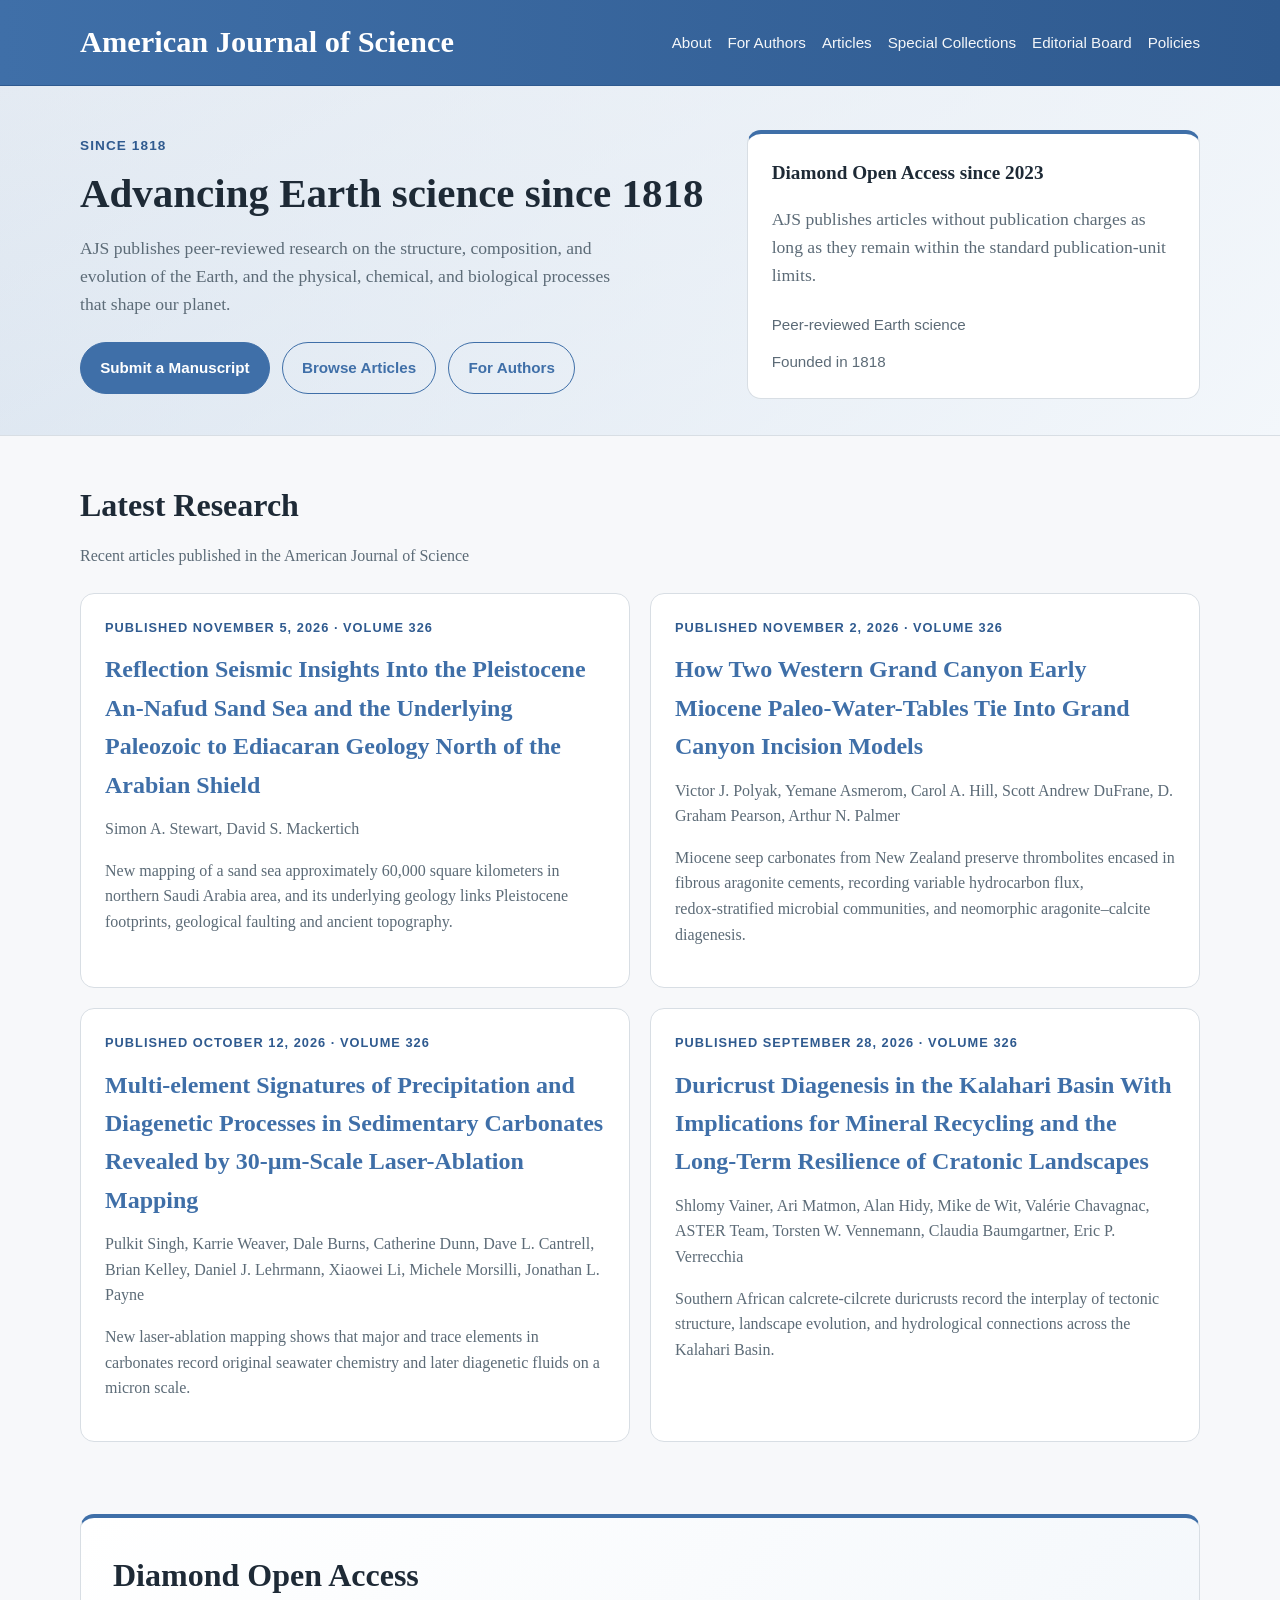
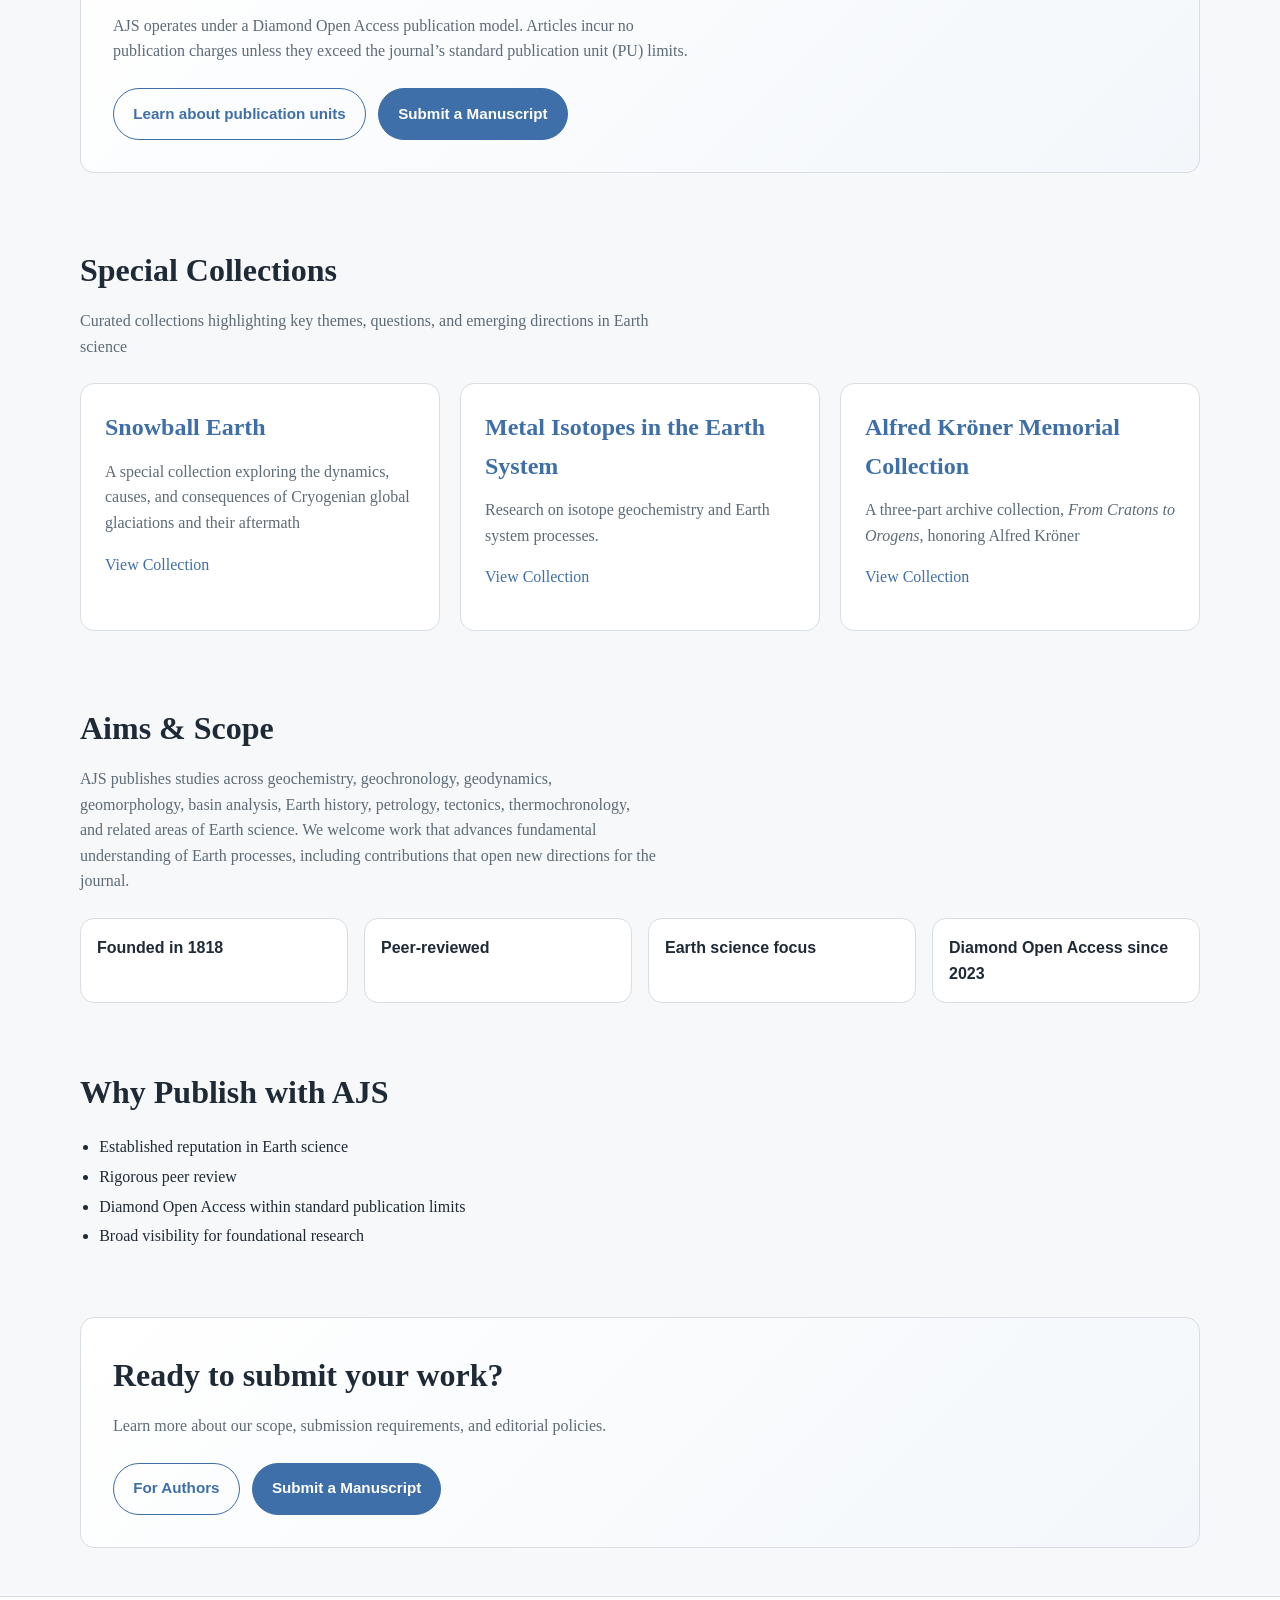
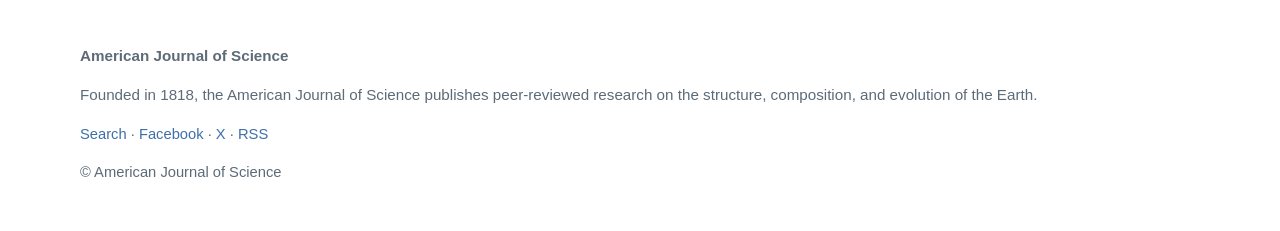
<file: index.html>
<!DOCTYPE html>
<html lang="en">
<head>
  <meta charset="UTF-8" />
  <meta name="viewport" content="width=device-width, initial-scale=1.0" />
  <title>American Journal of Science</title>
  <meta
    name="description"
    content="The American Journal of Science publishes peer-reviewed research on the structure, composition, and evolution of the Earth."
  />
  <link rel="stylesheet" href="styles.css">
</head>
<body>
  <header>
    <div class="container header-inner">
      <p class="site-title">American Journal of Science</p>
      <nav aria-label="Primary">
        <ul>
          <li><a href="/about/">About</a></li>
          <li><a href="/for-authors/">For Authors</a></li>
	  <li class="nav-dropdown">
	    <a href="https://ajsonline.org/articles">Articles</a>
	    <ul class="dropdown-menu">
              <li><a href="https://ajsonline.org/articles">Latest Articles</a></li>
              <li><a href="https://ajsonline.org/issues">Issues</a></li>
              <li><a href="https://ajsonline.org/search">Search Articles</a></li>
	    </ul>
	  </li>
          <li><a href="/special-collections/">Special Collections</a></li>
          <li><a href="/editorial-board/">Editorial Board</a></li>
	  <li><a href="/policies/">Policies</a></li>
        </ul>
      </nav>
    </div>
  </header>

  <section class="hero compact-hero">
    <div class="container hero-grid">
      <div>
        <div class="eyebrow">Since 1818</div>
        <h1>Advancing Earth science since 1818</h1>
        <p>
          AJS publishes peer-reviewed research on the structure, composition, and evolution of the Earth,
          and the physical, chemical, and biological processes that shape our planet.
        </p>
        <div class="button-row">
          <a class="button primary" href="https://ajs.manuscriptmanager.net/">Submit a Manuscript</a>
          <a class="button secondary" href="https://ajsonline.org/articles">Browse Articles</a>
          <a class="button secondary" href="/for-authors/">For Authors</a>
        </div>
      </div>

      <aside class="hero-card" aria-label="Journal highlights">
        <h2>Diamond Open Access since 2023</h2>
        <p>
          AJS publishes articles without publication charges as long as they remain within the standard publication-unit limits.
        </p>
        <ul class="meta-list">
          <li>Peer-reviewed Earth science</li>
     <!--     <li>Diamond Open Access since 2023</li>
          <li>No APC within standard PU limits</li> -->
          <li>Founded in 1818</li>
        </ul>
      </aside>
    </div>
  </section>

  <main>
    <section>
      <div class="container">
        <h2 class="section-heading">Latest Research</h2>
        <p class="section-intro">
          Recent articles published in the American Journal of Science
        </p>

        <div class="cards">

	  
	  <article class="card">
	    <div class="article-meta">
	      Published November 5, 2026 · Volume 326
	    </div>
            <h3><a href="https://ajsonline.org/article/172254">Reflection Seismic Insights Into the Pleistocene An-Nafud Sand Sea and the Underlying Paleozoic to Ediacaran Geology North of the Arabian Shield</a></h3>
            <p>Simon A. Stewart, David S. Mackertich</p>
            <p>New mapping of a sand sea approximately 60,000 square kilometers in northern Saudi Arabia area, and its underlying geology links Pleistocene footprints, geological faulting and ancient topography.</p>
          </article>

	   <article class="card">
	    <div class="article-meta">
	      Published November 2, 2026 · Volume 326
	    </div>
            <h3><a href="https://ajsonline.org/article/171733">How Two Western Grand Canyon Early Miocene Paleo-Water-Tables Tie Into Grand Canyon Incision Models</a></h3>
            <p>Victor J. Polyak, Yemane Asmerom, Carol A. Hill, Scott Andrew DuFrane, D. Graham Pearson, Arthur N. Palmer</p>
            <p>Miocene seep carbonates from New Zealand preserve thrombolites encased in fibrous aragonite cements, recording variable hydrocarbon flux, redox‑stratified microbial communities, and neomorphic aragonite–calcite diagenesis.</p>
           </article>
	   
	  <article class="card">
	    <div class="article-meta">
	      Published October 12, 2026 · Volume 326
	    </div>
            <h3><a href="https://ajsonline.org/article/171194">Multi-element Signatures of Precipitation and Diagenetic Processes in Sedimentary Carbonates Revealed by 30-⁠µm-Scale Laser-Ablation Mapping</a></h3>
            <p>Pulkit Singh, Karrie Weaver, Dale Burns, Catherine Dunn, Dave L. Cantrell, Brian Kelley, Daniel J. Lehrmann, Xiaowei Li, Michele Morsilli, Jonathan L. Payne</p>
	    <p>New laser-ablation mapping shows that major and trace elements in carbonates record original seawater chemistry and later diagenetic fluids on a micron scale.</p>
          </article>

	  
	  <article class="card">
	    <div class="article-meta">
	      Published September 28, 2026 · Volume 326
	    </div>
            <h3><a href="https://ajsonline.org/article/168523">Duricrust Diagenesis in the Kalahari Basin With Implications for Mineral Recycling and the Long-Term Resilience of Cratonic Landscapes</a></h3>
            <p>Shlomy Vainer, Ari Matmon, Alan Hidy, Mike de Wit, Valérie Chavagnac, ASTER Team, Torsten W. Vennemann, Claudia Baumgartner, Eric P. Verrecchia</p>
            <p>Southern African calcrete-cilcrete duricrusts record the interplay of tectonic structure,  landscape evolution, and hydrological connections across the Kalahari Basin.</p>
          </article>
	  	  

	  
        </div>
      </div>
    </section>
    
    <section>
      <div class="container">
        <div class="cta-panel diamond-panel">
          <h2 class="section-heading">Diamond Open Access</h2>
          <p class="section-intro">
            AJS operates under a Diamond Open Access publication model. Articles incur no publication charges unless they exceed the journal’s standard publication unit (PU) limits.

          </p>
          <div class="button-row">
            <a class="button secondary" href="/for-authors/#paper-length">Learn about publication units</a>
            <a class="button primary" href="https://ajs.manuscriptmanager.net/">Submit a Manuscript</a>
          </div>
        </div>
      </div>
    </section>

    <section>
      <div class="container">
        <h2 class="section-heading">Special Collections</h2>
        <p class="section-intro">
          Curated collections highlighting key themes, questions, and emerging directions in Earth science
        </p>

        <div class="cards three-col">
          <article class="card">
            <h3><a href="/special-collections/snowball-earth/">Snowball Earth</a></h3>
            <p>
              A special collection exploring the dynamics, causes, and consequences of Cryogenian global glaciations and their aftermath
            </p>
            <p><a href="/special-collections/snowball-earth/">View Collection</a></p>
          </article>
	  <article class="card">
	    <h3><a href="/special-collections/metal-isotopes/">Metal Isotopes in the Earth System</a></h3>
	    <p>
	      Research on isotope geochemistry and Earth system processes.
	    </p>
	    <a href="/special-collections/metal-isotopes/">View Collection</a>
	  </article>
          <article class="card">
            <h3><a href="/special-collections/kroner-memorial/">Alfred Kröner Memorial Collection</a></h3>
            <p>
              A three-part archive collection, <em>From Cratons to Orogens</em>, honoring Alfred Kröner
            </p>
            <p><a href="/special-collections/kroner-memorial/">View Collection</a></p>
          </article>
        </div>
      </div>
    </section>

    <section>
      <div class="container">
        <h2 class="section-heading">Aims &amp; Scope</h2>
        <p class="section-intro">
          AJS publishes studies across geochemistry, geochronology, geodynamics,
          geomorphology, basin analysis, Earth history, petrology, tectonics,
          thermochronology, and related areas of Earth science. We welcome work
          that advances fundamental understanding of Earth processes, including
          contributions that open new directions for the journal.
        </p>
        <div class="badges">
          <div class="badge">Founded in 1818</div>
          <div class="badge">Peer-reviewed</div>
          <div class="badge">Earth science focus</div>
          <div class="badge">Diamond Open Access since 2023</div>
        </div>
      </div>
    </section>

    <section class="why-publish">
      <div class="container">
        <h2 class="section-heading">Why Publish with AJS</h2>
        <ul>
          <li>Established reputation in Earth science</li>
          <li>Rigorous peer review</li>
          <li>Diamond Open Access within standard publication limits</li>
          <li>Broad visibility for foundational research</li>
        </ul>
      </div>
    </section>

    <section>
      <div class="container">
        <div class="cta-panel">
          <h2 class="section-heading">Ready to submit your work?</h2>
          <p class="section-intro">
            Learn more about our scope, submission requirements, and editorial policies.
          </p>
          <div class="button-row">
            <a class="button secondary" href="/for-authors/">For Authors</a>
            <a class="button primary" href="https://ajs.manuscriptmanager.net/">Submit a Manuscript</a>
          </div>
        </div>
      </div>
    </section>
  </main>

  <footer>
    <div class="container">
      <p><strong>American Journal of Science</strong></p>
      <p>
        Founded in 1818, the American Journal of Science publishes peer-reviewed research
        on the structure, composition, and evolution of the Earth.
      </p>
      <p class="small-note footer-links">
      <a href="https://ajsonline.org/search">Search</a> ·
      <a href="https://www.facebook.com/AmJSci">Facebook</a> ·
      <a href="https://x.com/AmJSci">X</a> ·
      <a href="https://ajsonline.org/feed">RSS</a>
      </p>
      <p class="small-note">© American Journal of Science</p>
    </div>
  </footer>
  <button id="back-to-top" type="button">↑ Back to Top</button>
  <script src="script.js"></script>
</body>
</html>
</file>
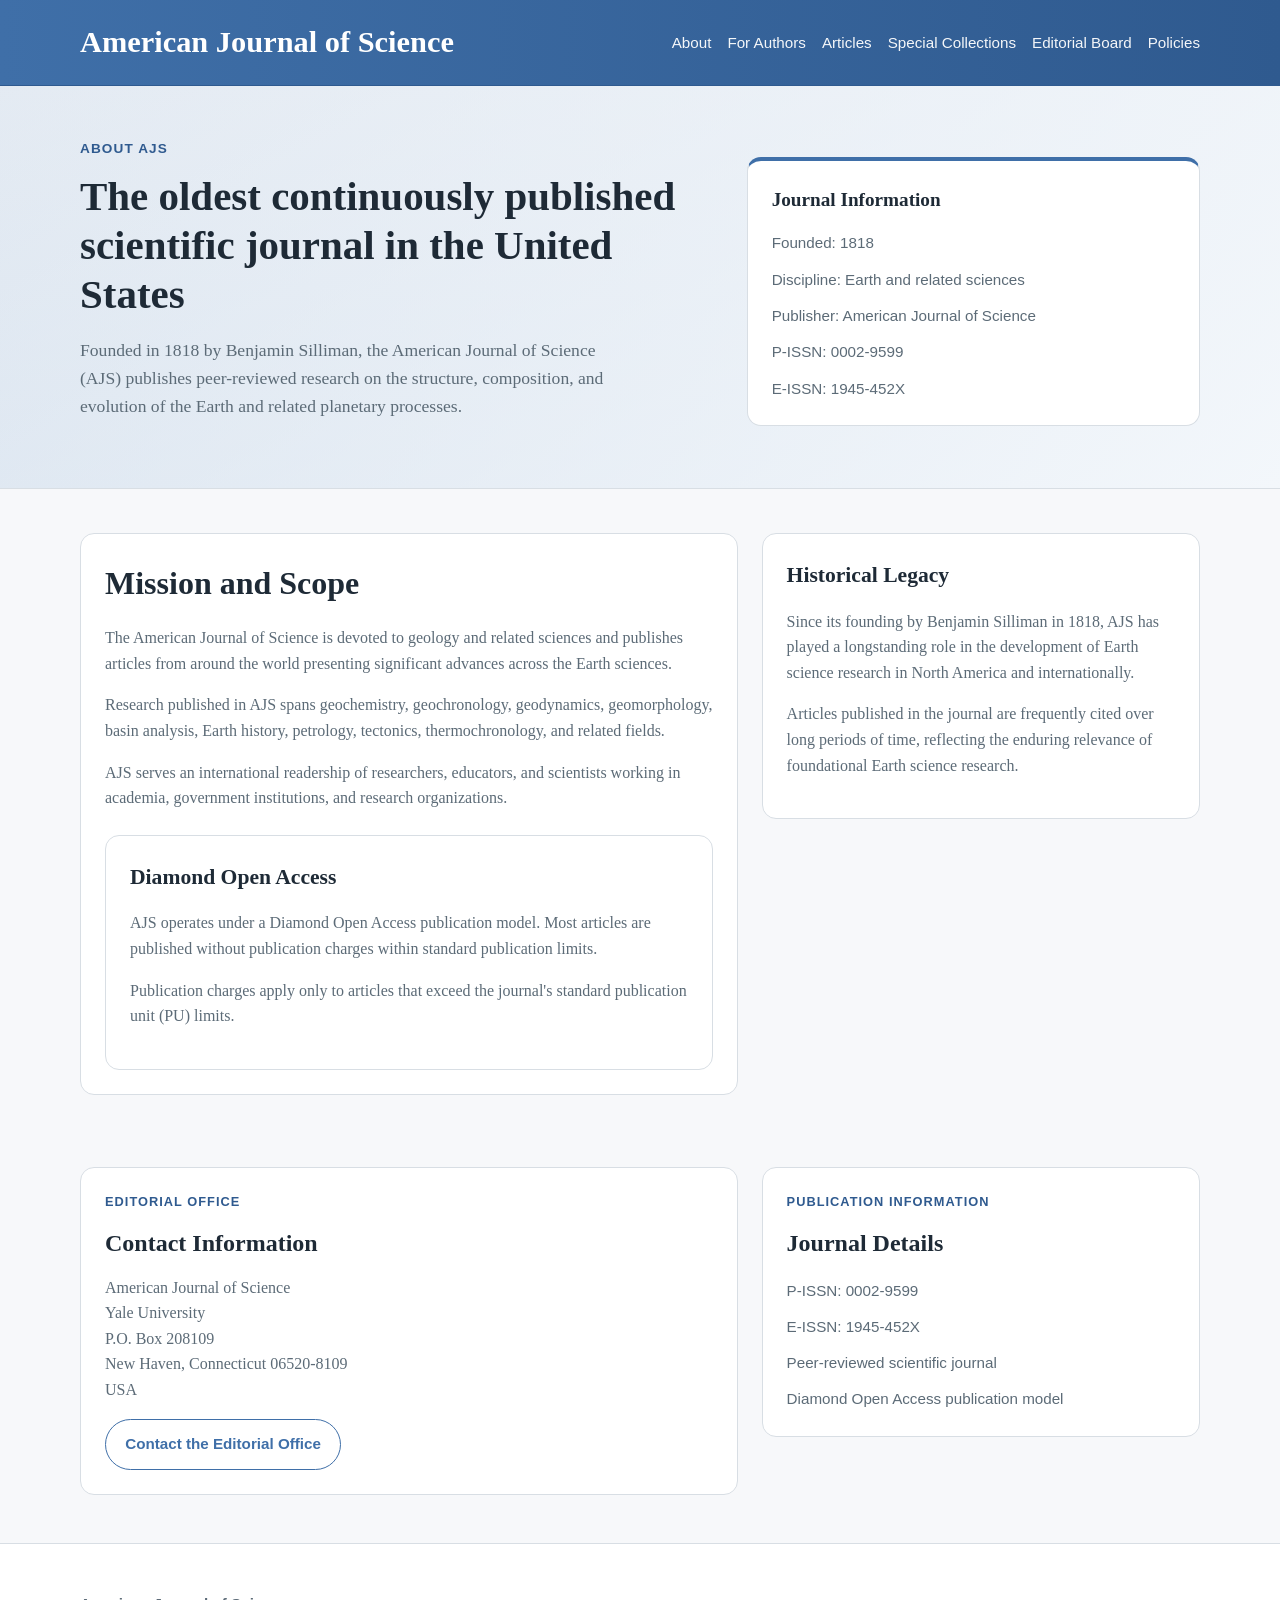
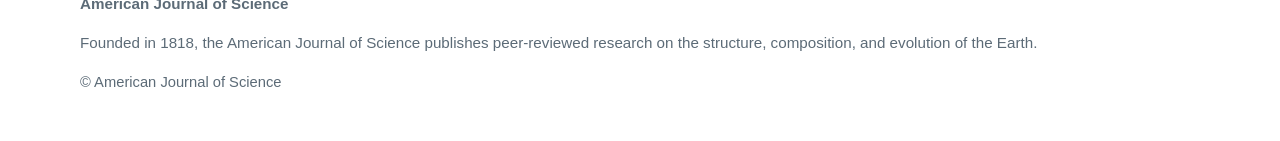
<file: about/index.html>
<!DOCTYPE html>
<html lang="en">
<head>
  <meta charset="UTF-8" />
  <meta name="viewport" content="width=device-width, initial-scale=1.0" />
  <title>About | American Journal of Science</title>
  <meta
    name="description"
    content="About the American Journal of Science, founded in 1818 and devoted to publishing peer-reviewed Earth science research."
  />
  <link rel="stylesheet" href="../styles.css">
</head>
<body>
  <header>
    <div class="container header-inner">
      <p class="site-title"><a href="/" style="color: inherit; text-decoration: none;">American Journal of Science</a></p>
      <nav aria-label="Primary">
        <ul>
          <li><a href="/about/">About</a></li>
          <li><a href="/for-authors/">For Authors</a></li>
	  <li class="nav-dropdown">
	    <a href="https://ajsonline.org/articles">Articles</a>
	    <ul class="dropdown-menu">
              <li><a href="https://ajsonline.org/articles">Latest Articles</a></li>
              <li><a href="https://ajsonline.org/issues">Issues</a></li>
              <li><a href="https://ajsonline.org/search">Search Articles</a></li>
	    </ul>
	  </li>

          <li><a href="/special-collections/">Special Collections</a></li>
          <li><a href="/editorial-board/">Editorial Board</a></li>
	  <li><a href="/policies/">Policies</a></li>
        </ul>
      </nav>
    </div>
  </header>

  <section class="hero">
    <div class="container hero-grid">
      <div>
        <div class="eyebrow">About AJS</div>
        <h1>The oldest continuously published scientific journal in the United States</h1>
        <p>
          Founded in 1818 by Benjamin Silliman, the American Journal of Science (AJS)
          publishes peer-reviewed research on the structure, composition, and evolution
          of the Earth and related planetary processes.
        </p>
      </div>

      <aside class="hero-card">
        <h2>Journal Information</h2>
        <ul class="meta-list">
          <li>Founded: 1818</li>
          <li>Discipline: Earth and related sciences</li>
          <li>Publisher: American Journal of Science</li>
          <li>P-ISSN: 0002-9599</li>
          <li>E-ISSN: 1945-452X</li>
        </ul>
      </aside>
    </div>
  </section>

  <main>

    <section>
      <div class="container two-column">

        <div class="panel">
          <h2 class="section-heading">Mission and Scope</h2>

          <p>
            The American Journal of Science is devoted to geology and related sciences
            and publishes articles from around the world presenting significant advances
            across the Earth sciences.
          </p>

          <p>
            Research published in AJS spans geochemistry, geochronology, geodynamics,
            geomorphology, basin analysis, Earth history, petrology, tectonics,
            thermochronology, and related fields.
          </p>

          <p>
            AJS serves an international readership of researchers, educators, and
            scientists working in academia, government institutions, and research organizations.
          </p>

          <div class="note-panel" style="margin-top: 1.5rem;">
            <h3>Diamond Open Access</h3>

            <p>
              AJS operates under a Diamond Open Access publication model.
              Most articles are published without publication charges within standard publication limits.
            </p>

            <p>
              Publication charges apply only to articles that exceed the journal's standard
              publication unit (PU) limits.
            </p>
          </div>
        </div>

        <div class="panel">
          <h3>Historical Legacy</h3>

          <p>
            Since its founding by Benjamin Silliman in 1818, AJS has played a longstanding
            role in the development of Earth science research in North America and internationally.
          </p>

          <p>
            Articles published in the journal are frequently cited over long periods of time,
            reflecting the enduring relevance of foundational Earth science research.
          </p>
        </div>

      </div>
    </section>

    <section>
      <div class="container cards two-column">

        <div class="card">
          <div class="card-label">Editorial Office</div>
          <h3>Contact Information</h3>

          <p>
            American Journal of Science<br>
            Yale University<br>
            P.O. Box 208109<br>
            New Haven, Connecticut 06520-8109<br>
            USA
          </p>

          <div class="button-row">
            <a class="button secondary" href="mailto:ajs@yale.edu">Contact the Editorial Office</a>
          </div>
        </div>

        <div class="card">
          <div class="card-label">Publication Information</div>
          <h3>Journal Details</h3>

          <ul class="meta-list">
            <li>P-ISSN: 0002-9599</li>
            <li>E-ISSN: 1945-452X</li>
            <li>Peer-reviewed scientific journal</li>
            <li>Diamond Open Access publication model</li>
          </ul>
        </div>

      </div>
    </section>

  </main>

  <footer>
    <div class="container">
      <p><strong>American Journal of Science</strong></p>

      <p>
        Founded in 1818, the American Journal of Science publishes peer-reviewed research
        on the structure, composition, and evolution of the Earth.
      </p>

      <p class="small-note">
        © American Journal of Science
      </p>
    </div>
  </footer>
  <button id="back-to-top" type="button">↑ Back to Top</button>
<script src="../script.js"></script>
</body>
</html>
</file>
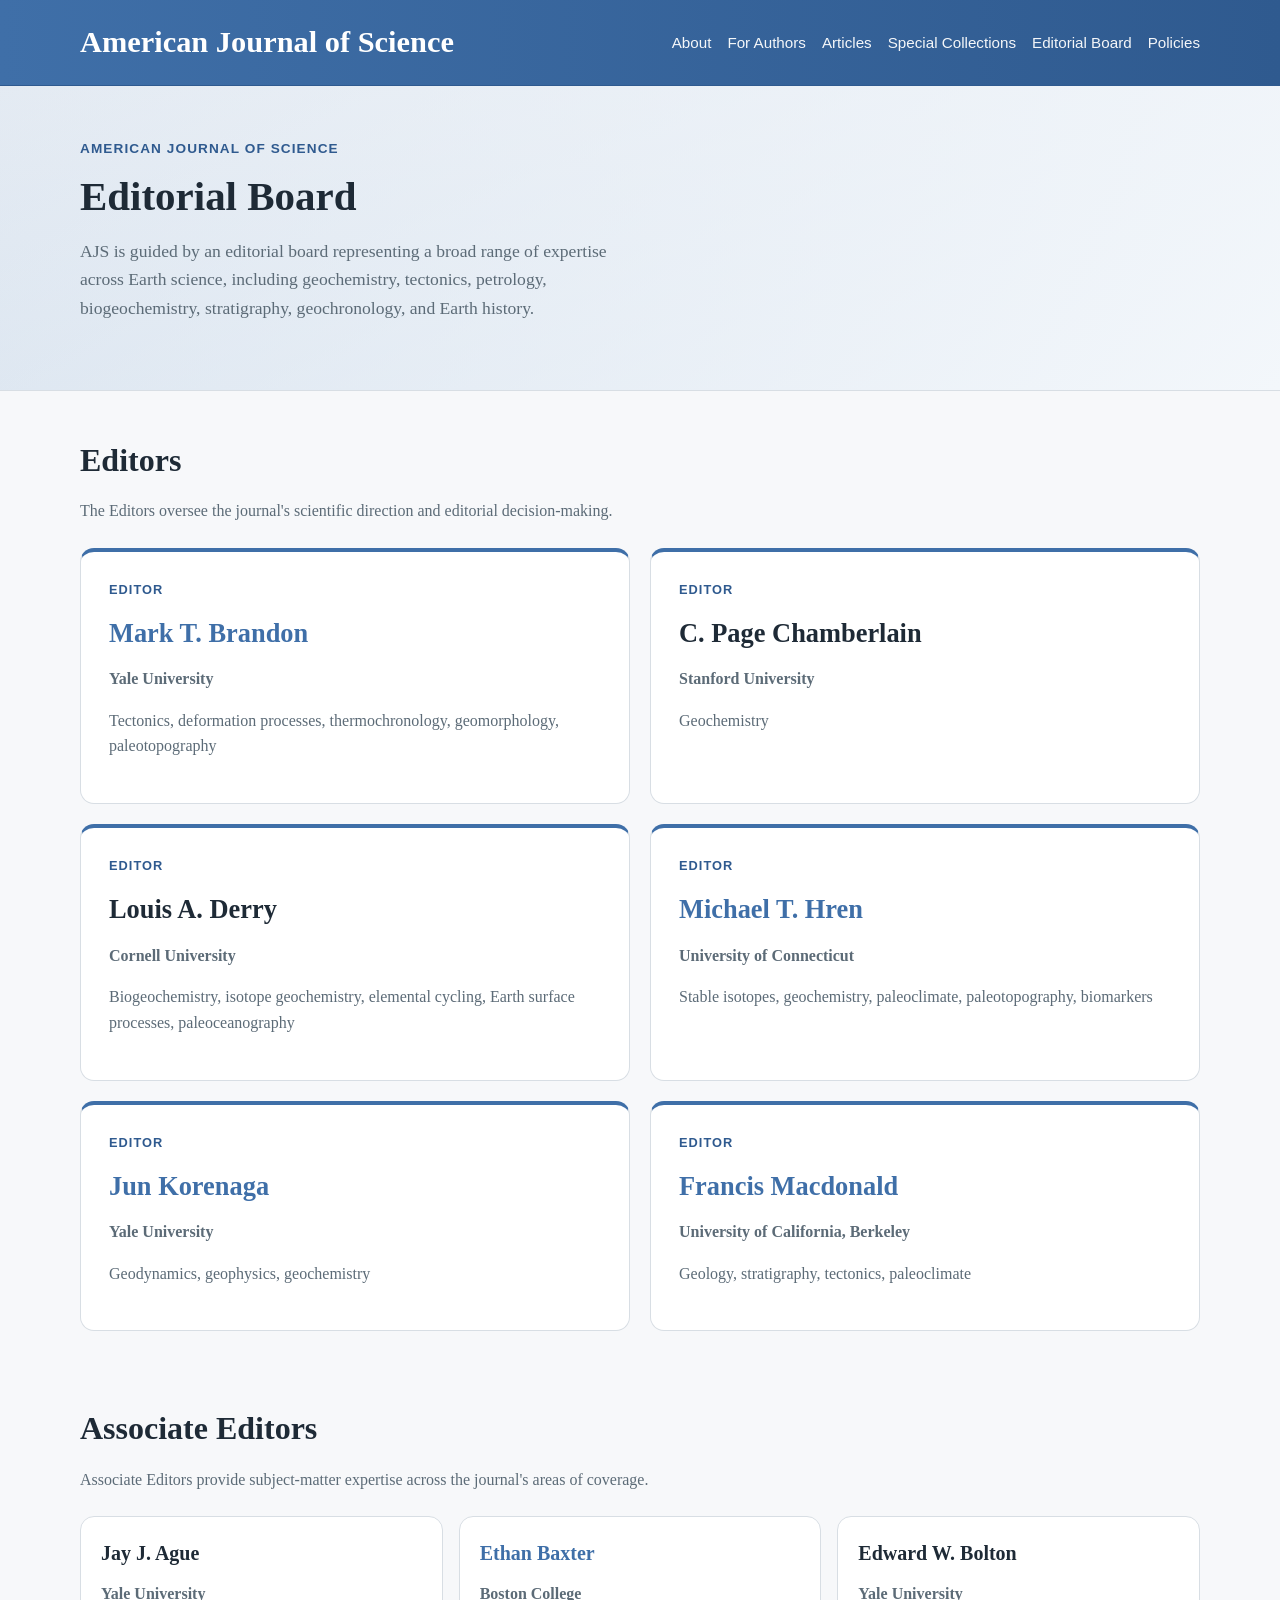
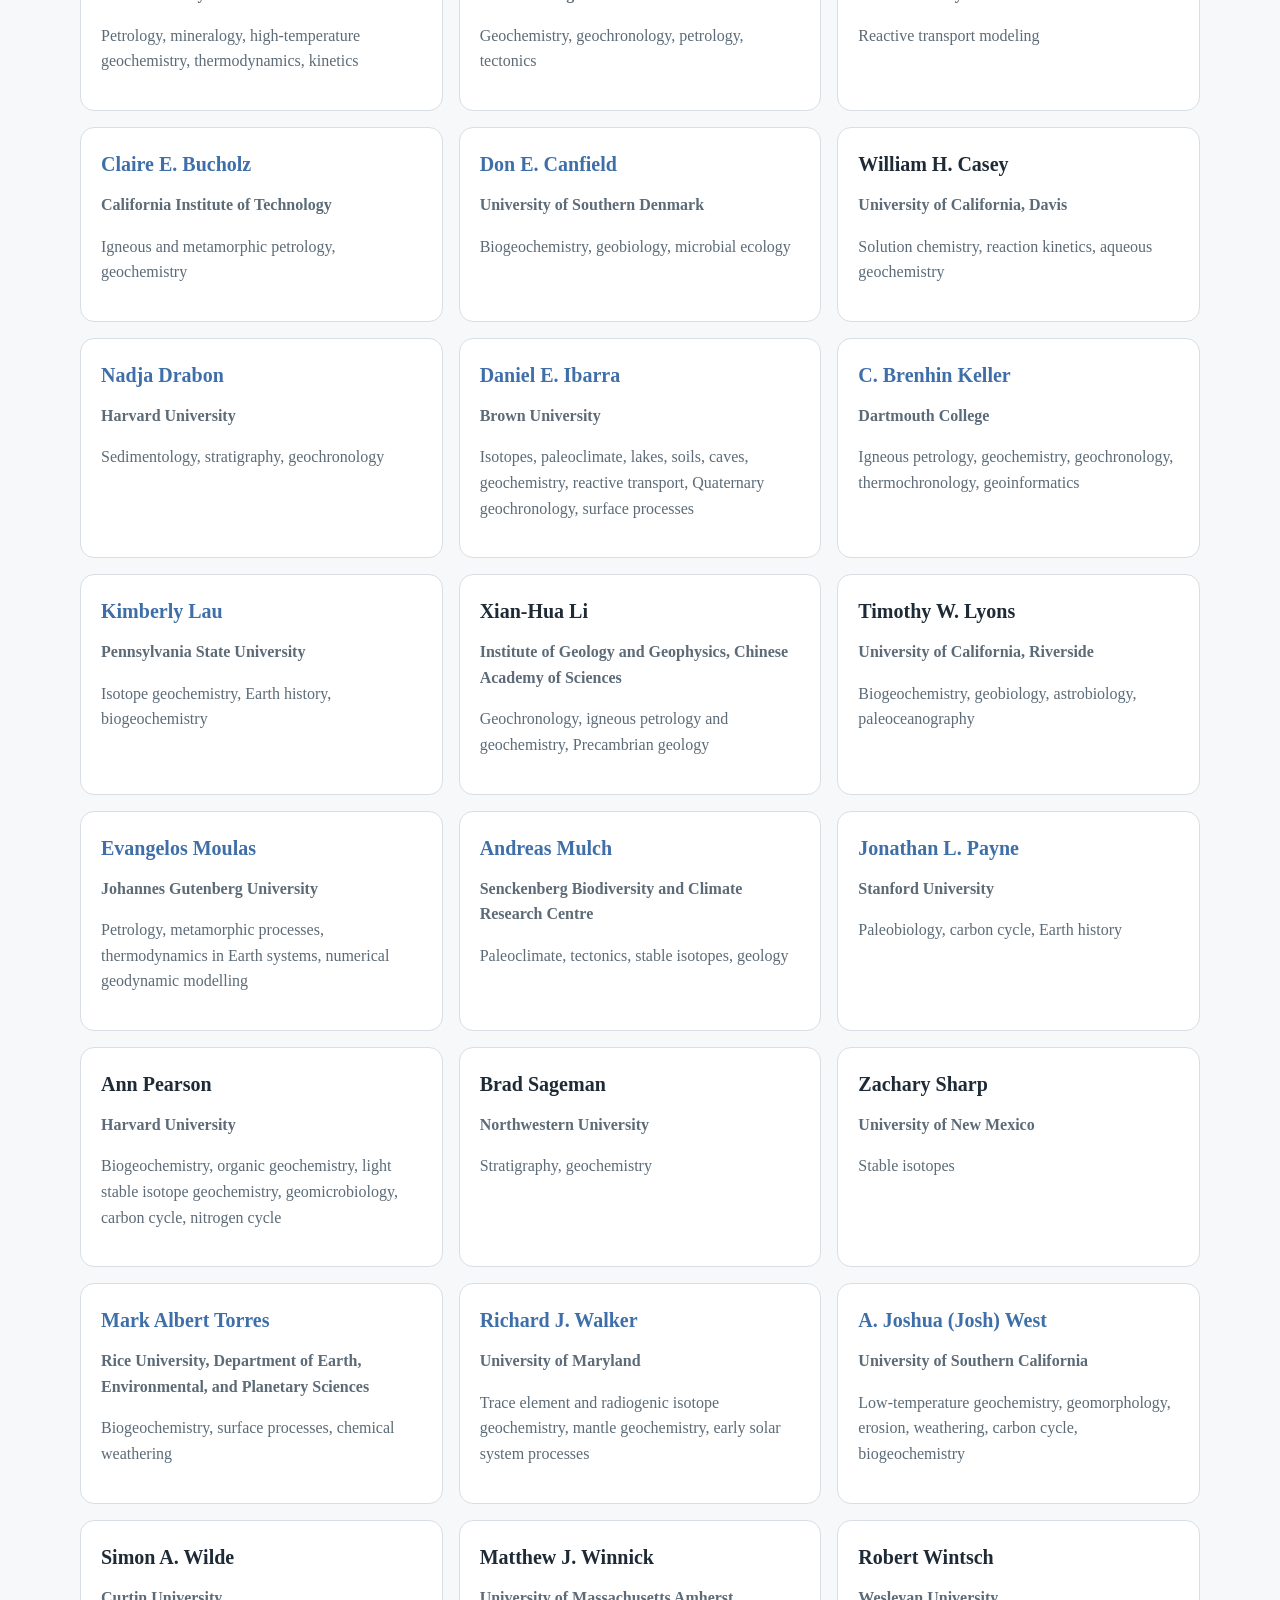
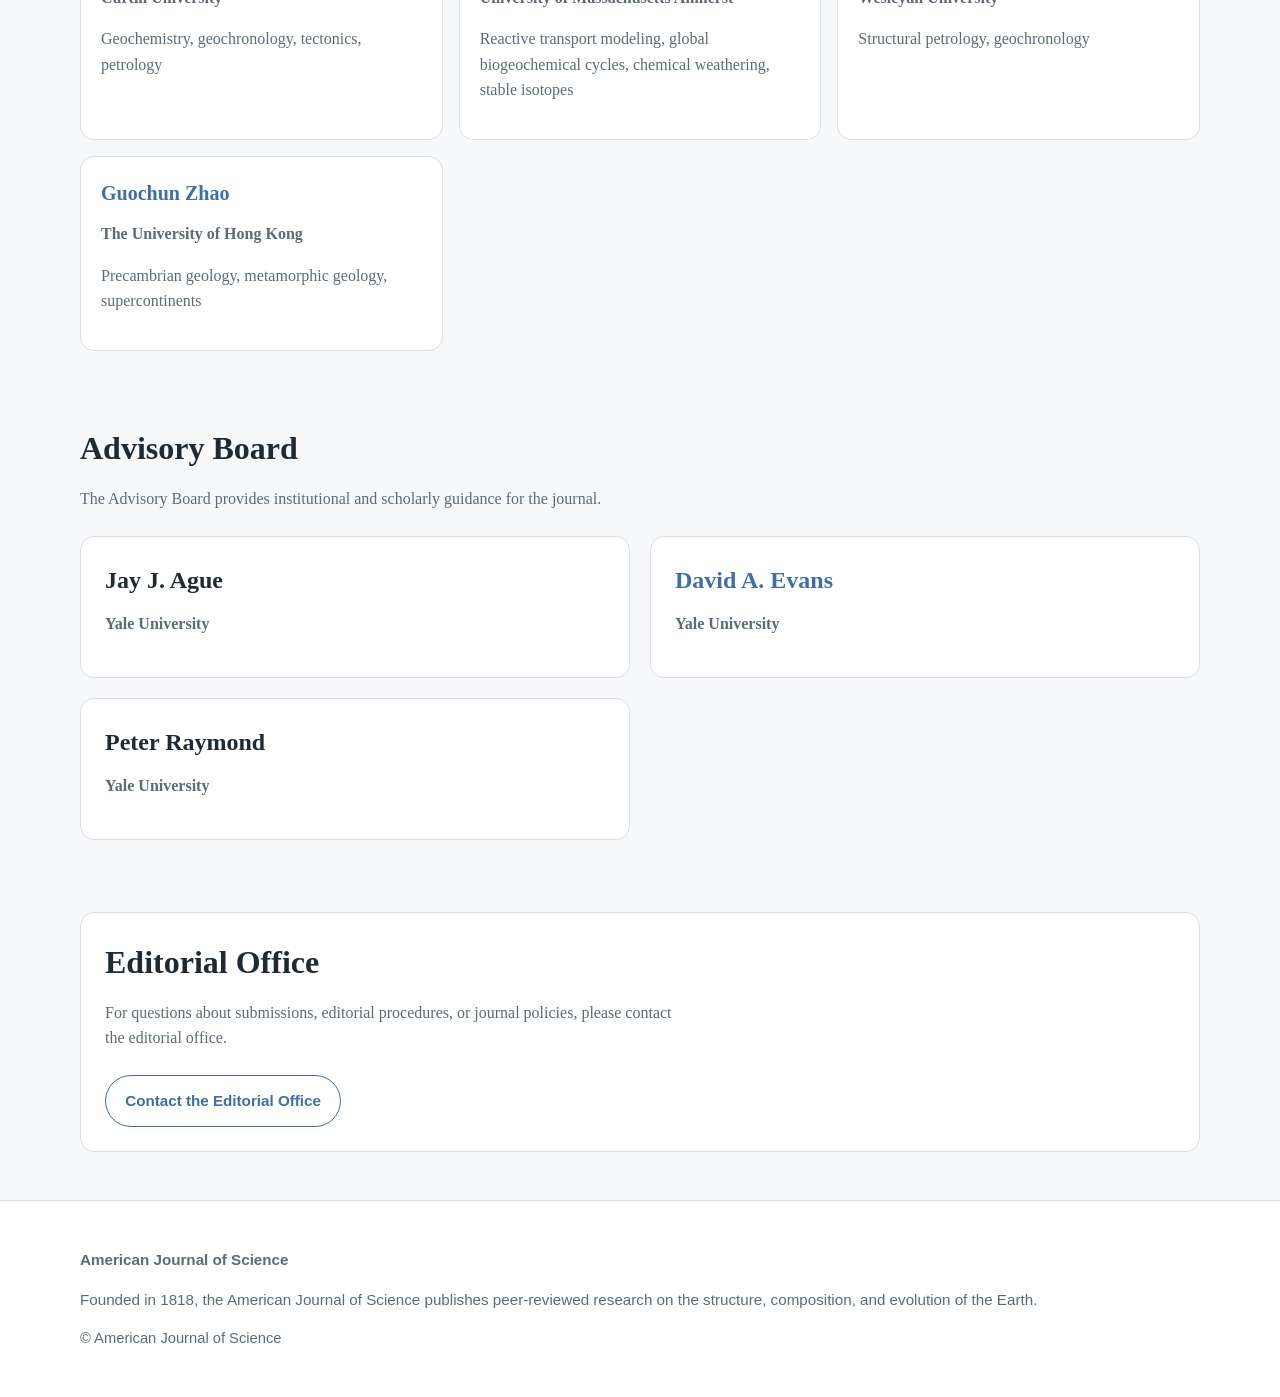
<file: editorial-board/index.html>
<!DOCTYPE html>
<html lang="en">
<head>
  <meta charset="UTF-8" />
  <meta name="viewport" content="width=device-width, initial-scale=1.0" />
  <title>Editorial Board | American Journal of Science</title>
  <meta
    name="description"
    content="Editorial Board of the American Journal of Science, including Editors, Associate Editors, and Advisory Board members."
  />
  <link rel="stylesheet" href="../styles.css">
  <style>
    /* Page-specific refinements for the Editorial Board page */
    .editorial-editors-grid {
      grid-template-columns: repeat(2, 1fr);
    }

    .editorial-editors-grid .card {
      border-top: 4px solid var(--accent);
      padding: 1.75rem;
    }

    .editorial-editors-grid .card h3 {
      font-size: 1.65rem;
    }

    .editorial-associate-grid {
      grid-template-columns: repeat(3, 1fr);
      gap: 1rem;
    }

    .editorial-associate-grid .card {
      padding: 1.25rem;
    }

    .editorial-associate-grid .card h3 {
      font-size: 1.25rem;
    }

    .expertise {
      font-size: 0.96rem;
      color: var(--muted);
    }

    @media (max-width: 1000px) {
      .editorial-associate-grid {
        grid-template-columns: repeat(2, 1fr);
      }
    }

    @media (max-width: 700px) {
      .editorial-editors-grid,
      .editorial-associate-grid {
        grid-template-columns: 1fr;
      }
    }
  </style>
</head>
<body>
  <header>
    <div class="container header-inner">
      <p class="site-title"><a href="/" style="color: inherit; text-decoration: none;">American Journal of Science</a></p>
      <nav aria-label="Primary">
        <ul>
          <li><a href="/about/">About</a></li>
          <li><a href="/for-authors/">For Authors</a></li>
	  <li class="nav-dropdown">
	    <a href="https://ajsonline.org/articles">Articles</a>
	    <ul class="dropdown-menu">
              <li><a href="https://ajsonline.org/articles">Latest Articles</a></li>
              <li><a href="https://ajsonline.org/issues">Issues</a></li>
              <li><a href="https://ajsonline.org/search">Search Articles</a></li>
	    </ul>
	  </li>
          <li><a href="/special-collections/">Special Collections</a></li>
          <li><a href="/editorial-board/">Editorial Board</a></li>
	  <li><a href="/policies/">Policies</a></li>
        </ul>
      </nav>
    </div>
  </header>

  <section class="hero">
    <div class="container">
      <div class="eyebrow">American Journal of Science</div>
      <h1>Editorial Board</h1>
      <p>
        AJS is guided by an editorial board representing a broad range of expertise
        across Earth science, including geochemistry, tectonics, petrology,
        biogeochemistry, stratigraphy, geochronology, and Earth history.
      </p>
    </div>
  </section>

  <main>
    <section>
      <div class="container">
        <h2 class="section-heading">Editors</h2>
        <p class="section-intro">
          The Editors oversee the journal's scientific direction and editorial decision-making.
        </p>

        <div class="cards editorial-editors-grid">
          <article class="card">
            <div class="card-label">Editor</div>
            <h3><a href="https://campuspress.yale.edu/markbrandon/">Mark T. Brandon</a></h3>
            <p><strong>Yale University</strong></p>
            <p class="expertise">Tectonics, deformation processes, thermochronology, geomorphology, paleotopography</p>
          </article>

          <article class="card">
            <div class="card-label">Editor</div>
            <h3>C. Page Chamberlain</h3>
            <p><strong>Stanford University</strong></p>
            <p class="expertise">Geochemistry</p>
          </article>

          <article class="card">
            <div class="card-label">Editor</div>
            <h3>Louis A. Derry</h3>
            <p><strong>Cornell University</strong></p>
            <p class="expertise">Biogeochemistry, isotope geochemistry, elemental cycling, Earth surface processes, paleoceanography</p>
          </article>

	  <article class="card">
	    <div class="card-label">Editor</div>
	    <h3><a href="https://paleoclimate.geosciences.uconn.edu/">Michael T. Hren</a></h3>
	    <p><strong>University of Connecticut</strong></p>
		<p class="expertise">Stable isotopes, geochemistry, paleoclimate, paleotopography, biomarkers</p>
          </article>
	  <article class="card">
            <div class="card-label">Editor</div>
            <h3><a href="https://earth.yale.edu/profile/jun-korenaga/">Jun Korenaga</a></h3>
            <p><strong>Yale University</strong></p>
            <p class="expertise">Geodynamics, geophysics, geochemistry</p>
          </article>
 
          <article class="card">
            <div class="card-label">Editor</div>
            <h3><a href="https://eps.berkeley.edu/people/francis-macdonald-0">Francis Macdonald</a></h3>
            <p><strong>University of California, Berkeley</strong></p>
            <p class="expertise">Geology, stratigraphy, tectonics, paleoclimate</p>
          </article>
<!--
          <article class="card">
            <div class="card-label">Editor</div>
            <h3>Ann Pearson</h3>
            <p><strong>Harvard University</strong></p>
            <p class="expertise">Biogeochemistry · Organic geochemistry · Light stable isotope geochemistry · Geomicrobiology · Carbon cycle · Nitrogen cycle</p>
          </article>
	  -->
        </div>
      </div>
    </section>

    <section>
      <div class="container">
        <h2 class="section-heading">Associate Editors</h2>
        <p class="section-intro">
          Associate Editors provide subject-matter expertise across the journal's areas of coverage.
        </p>

        <div class="cards editorial-associate-grid">
          <article class="card">
            <h3>Jay J. Ague</h3>
            <p><strong>Yale University</strong></p>
            <p>Petrology, mineralogy, high-temperature geochemistry, thermodynamics, kinetics</p>
          </article>

          <article class="card">
            <h3><a href="https://sites.google.com/bc.edu/ethan-baxter">Ethan Baxter</a></h3>
            <p><strong>Boston College</strong></p>
            <p>Geochemistry, geochronology, petrology, tectonics</p>
          </article>

          <article class="card">
            <h3>Edward W. Bolton</h3>
            <p><strong>Yale University</strong></p>
            <p>Reactive transport modeling</p>
          </article>

          <article class="card">
            <h3><a href="https://www.gps.caltech.edu/people/claire-e-bucholz">Claire E. Bucholz</a></h3>
            <p><strong>California Institute of Technology</strong></p>
            <p>Igneous and metamorphic petrology, geochemistry</p>
          </article>

          <article class="card">
            <h3><a href="https://portal.findresearcher.sdu.dk/en/persons/donald-e-canfield">Don E. Canfield</a></h3>
            <p><strong>University of Southern Denmark</strong></p>
            <p>Biogeochemistry, geobiology, microbial ecology</p>
          </article>

          <article class="card">
            <h3>William H. Casey</h3>
            <p><strong>University of California, Davis</strong></p>
            <p>Solution chemistry, reaction kinetics, aqueous geochemistry</p>
          </article>

          <article class="card">
            <h3><a href="https://drabon.eps.harvard.edu/">Nadja Drabon</a></h3>
            <p><strong>Harvard University</strong></p>
            <p>Sedimentology, stratigraphy, geochronology</p>
          </article>


          <article class="card">
            <h3><a href="https://sites.brown.edu/ibarra-lab/">Daniel E. Ibarra</a></h3>
            <p><strong>Brown University</strong></p>
            <p>Isotopes, paleoclimate, lakes, soils, caves, geochemistry, reactive transport, Quaternary geochronology, surface processes</p>
          </article>

          <article class="card">
            <h3><a href="http://brenh.in">C. Brenhin Keller</a></h3>
            <p><strong>Dartmouth College</strong></p>
            <p>Igneous petrology, geochemistry, geochronology, thermochronology, geoinformatics</p>
          </article>

          <article class="card">
            <h3><a href="https://kimberlylau.com">Kimberly Lau</a></h3>
            <p><strong>Pennsylvania State University</strong></p>
            <p>Isotope geochemistry, Earth history, biogeochemistry</p>
          </article>

          <article class="card">
            <h3>Xian-Hua Li</h3>
            <p><strong>Institute of Geology and Geophysics, Chinese Academy of Sciences</strong></p>
            <p>Geochronology, igneous petrology and geochemistry, Precambrian geology</p>
          </article>

          <article class="card">
            <h3>Timothy W. Lyons</h3>
            <p><strong>University of California, Riverside</strong></p>
            <p>Biogeochemistry, geobiology, astrobiology, paleoceanography</p>
          </article>

          <article class="card">
            <h3><a href="https://metamorphism.de">Evangelos Moulas</a></h3>
            <p><strong>Johannes Gutenberg University</strong></p>
            <p>Petrology, metamorphic processes, thermodynamics in Earth systems, numerical geodynamic modelling</p>
          </article>

          <article class="card">
            <h3><a href="https://www.senckenberg.de/en/institutes/sbik-f/ag-paleoclimate-and-paleoenvironment-dynamics/team-paleoclimate-and-paleoenvironmental-dynamics/">Andreas Mulch</a></h3>
            <p><strong>Senckenberg Biodiversity and Climate Research Centre</strong></p>
            <p>Paleoclimate, tectonics, stable isotopes, geology</p>
          </article>


          <article class="card">
            <h3><a href="https://paleobiology.stanford.edu">Jonathan L. Payne</a></h3>
            <p><strong>Stanford University</strong></p>
            <p>Paleobiology, carbon cycle, Earth history</p>
          </article>
<article class="card">
            <h3>Ann Pearson</h3>
            <p><strong>Harvard University</strong></p>
            <p>Biogeochemistry, organic geochemistry, light stable isotope geochemistry, geomicrobiology, carbon cycle, nitrogen cycle</p>
          </article>
          <article class="card">
            <h3>Brad Sageman</h3>
            <p><strong>Northwestern University</strong></p>
            <p>Stratigraphy, geochemistry</p>
          </article>

          <article class="card">
            <h3>Zachary Sharp</h3>
            <p><strong>University of New Mexico</strong></p>
            <p>Stable isotopes</p>
          </article>

          <article class="card">
            <h3><a href="https://torres-lab.github.io">Mark Albert Torres</a></h3>
            <p><strong>Rice University, Department of Earth, Environmental, and Planetary Sciences</strong></p>
            <p>Biogeochemistry, surface processes, chemical weathering</p>
          </article>

          <article class="card">
            <h3><a href="https://www.geol.umd.edu/home/richard-walker/research/">Richard J. Walker</a></h3>
            <p><strong>University of Maryland</strong></p>
            <p>Trace element and radiogenic isotope geochemistry, mantle geochemistry, early solar system processes</p>
          </article>

          <article class="card">
            <h3><a href="https://drjoshwest.weebly.com">A. Joshua (Josh) West</a></h3>
            <p><strong>University of Southern California</strong></p>
            <p>Low-temperature geochemistry, geomorphology, erosion, weathering, carbon cycle, biogeochemistry</p>
          </article>

          <article class="card">
            <h3>Simon A. Wilde</h3>
            <p><strong>Curtin University</strong></p>
            <p>Geochemistry, geochronology, tectonics, petrology</p>
          </article>

          <article class="card">
            <h3>Matthew J. Winnick</h3>
            <p><strong>University of Massachusetts Amherst</strong></p>
            <p>Reactive transport modeling, global biogeochemical cycles, chemical weathering, stable isotopes</p>
          </article>

          <article class="card">
            <h3>Robert Wintsch</h3>
            <p><strong>Wesleyan University</strong></p>
            <p>Structural petrology, geochronology</p>
          </article>

          <article class="card">
            <h3><a href="http://scholar.google.com/citations?user=5gfMg_0AAAAJ&hl=en">Guochun Zhao</a></h3>
            <p><strong>The University of Hong Kong</strong></p>
            <p>Precambrian geology, metamorphic geology, supercontinents</p>
          </article>
        </div>
      </div>
    </section>

    <section>
      <div class="container">
        <h2 class="section-heading">Advisory Board</h2>
        <p class="section-intro">
          The Advisory Board provides institutional and scholarly guidance for the journal.
        </p>

        <div class="cards">
          <article class="card">
            <h3>Jay J. Ague</h3>
            <p><strong>Yale University</strong></p>
          </article>

          <article class="card">
            <h3><a href="https://people.earth.yale.edu/profile/david-evans/about">David A. Evans</a></h3>
            <p><strong>Yale University</strong></p>
          </article>

          <article class="card">
            <h3>Peter Raymond</h3>
            <p><strong>Yale University</strong></p>
          </article>
        </div>
      </div>
    </section>

    <section>
      <div class="container">
        <div class="note-panel">
          <h2 class="section-heading">Editorial Office</h2>
          <p class="section-intro">
            For questions about submissions, editorial procedures, or journal policies, please contact the editorial office.
          </p>
          <div class="button-row">
            <a class="button secondary" href="mailto:ajs@yale.edu">Contact the Editorial Office</a>
          </div>
        </div>
      </div>
    </section>
  </main>

<footer>
  <div class="container">
    <p><strong>American Journal of Science</strong></p>

    <p>
      Founded in 1818, the American Journal of Science publishes peer-reviewed research
      on the structure, composition, and evolution of the Earth.
    </p>

    <p class="small-note">
      © American Journal of Science
    </p>
  </div>
</footer>
  <button id="back-to-top" type="button">↑ Back to Top</button>
<script src="../script.js"></script>
</body>
</html>
</file>
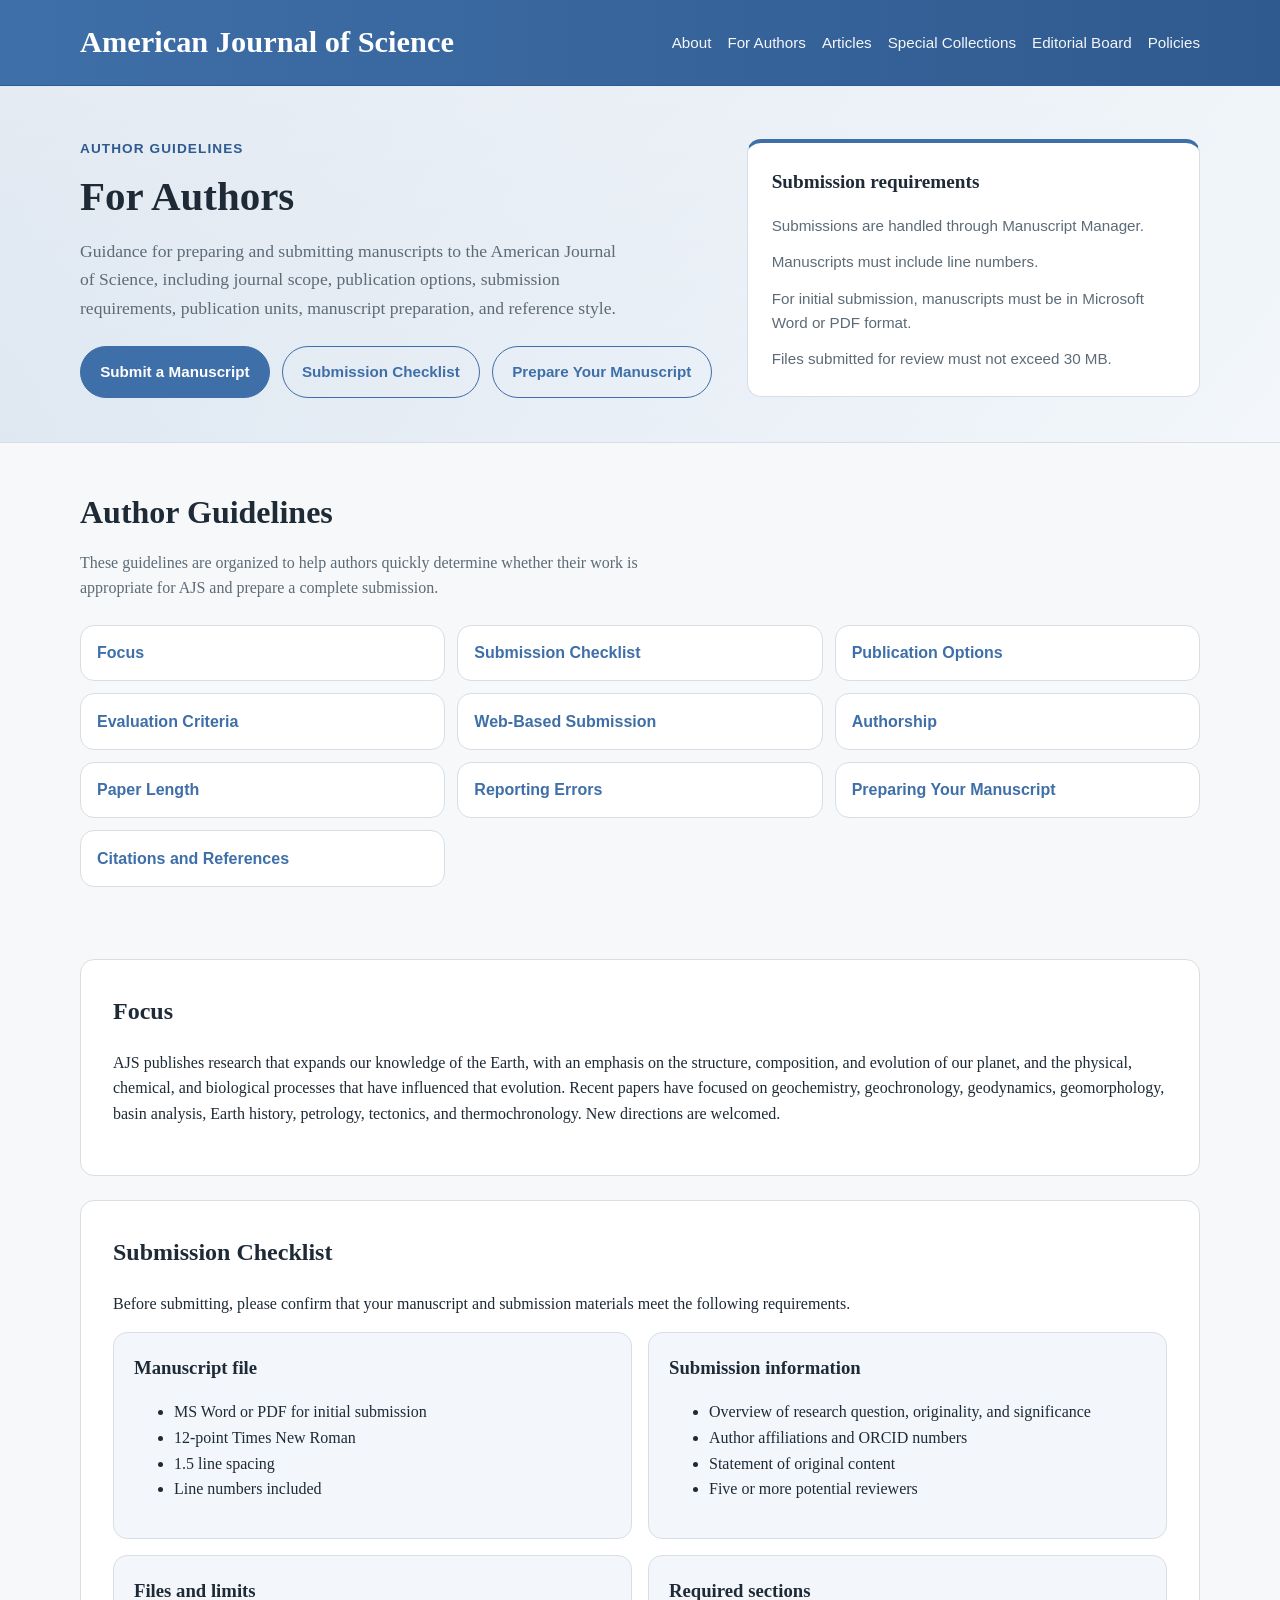
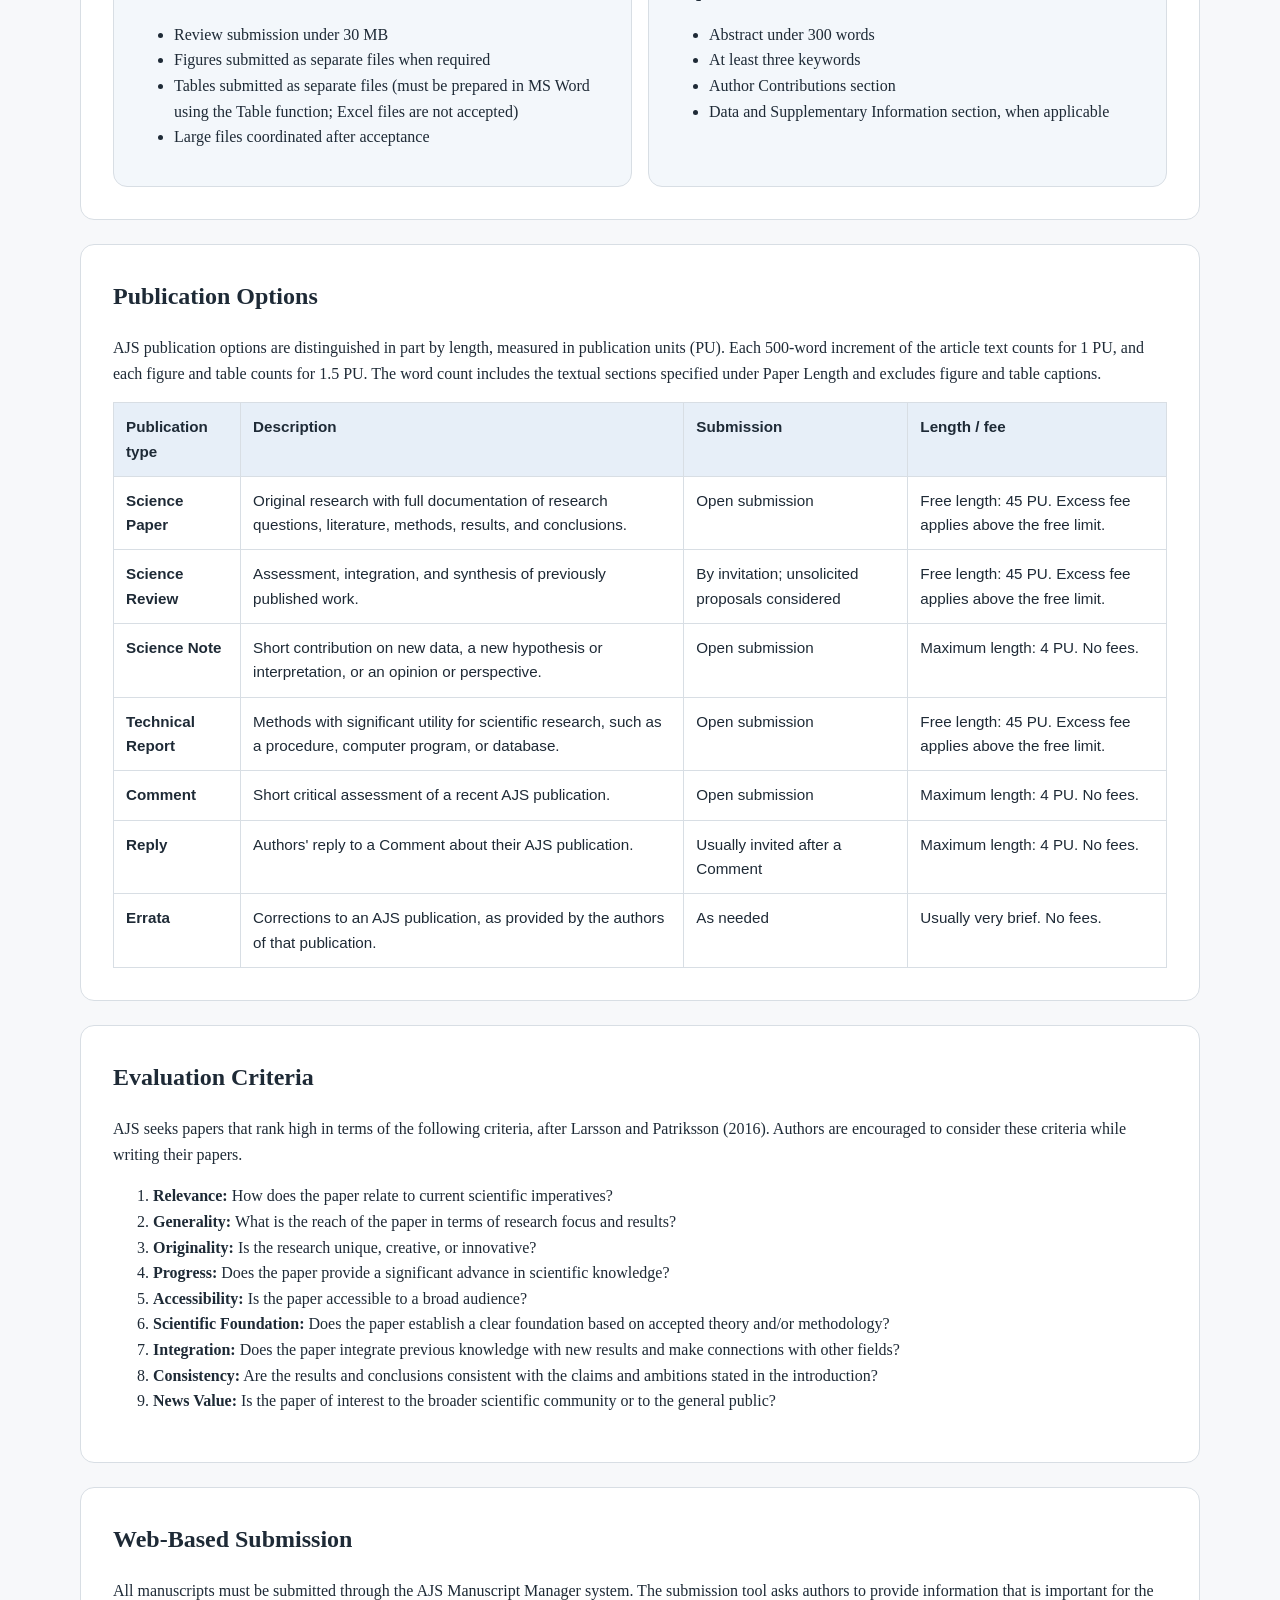
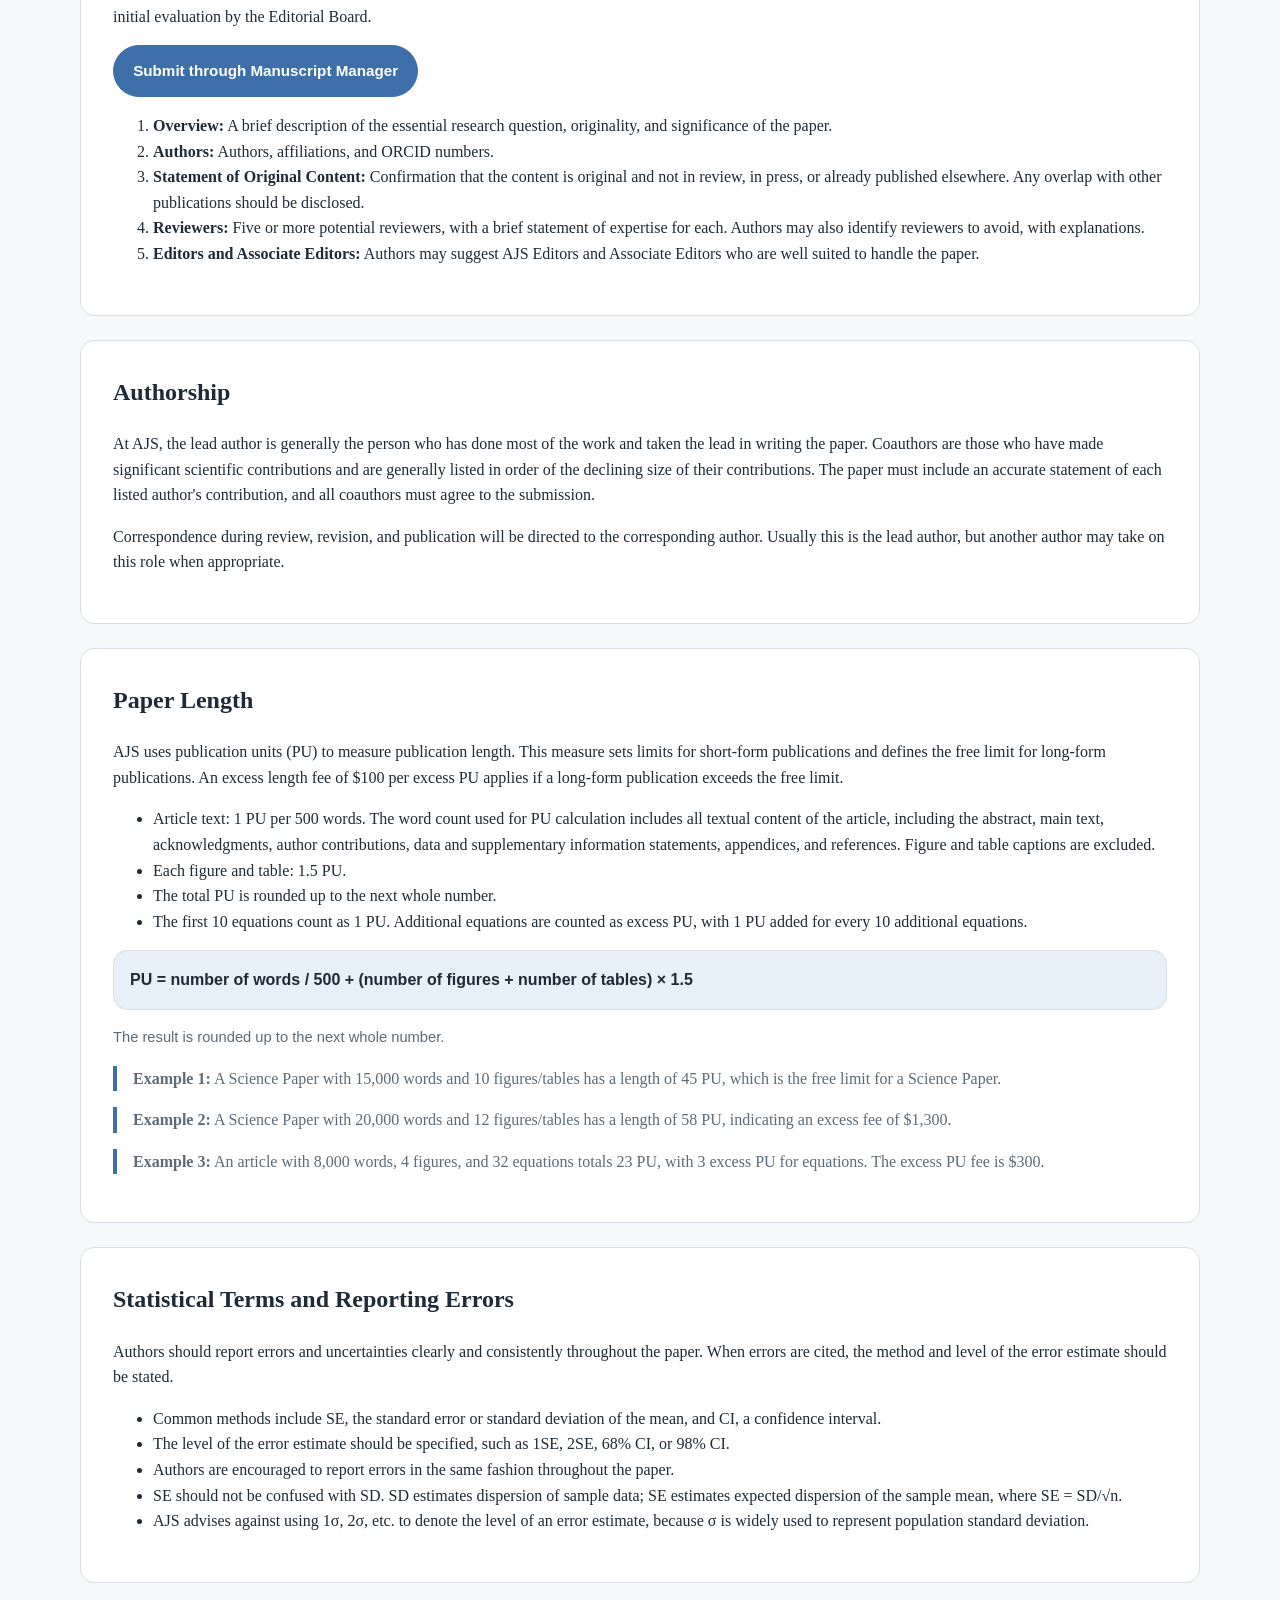
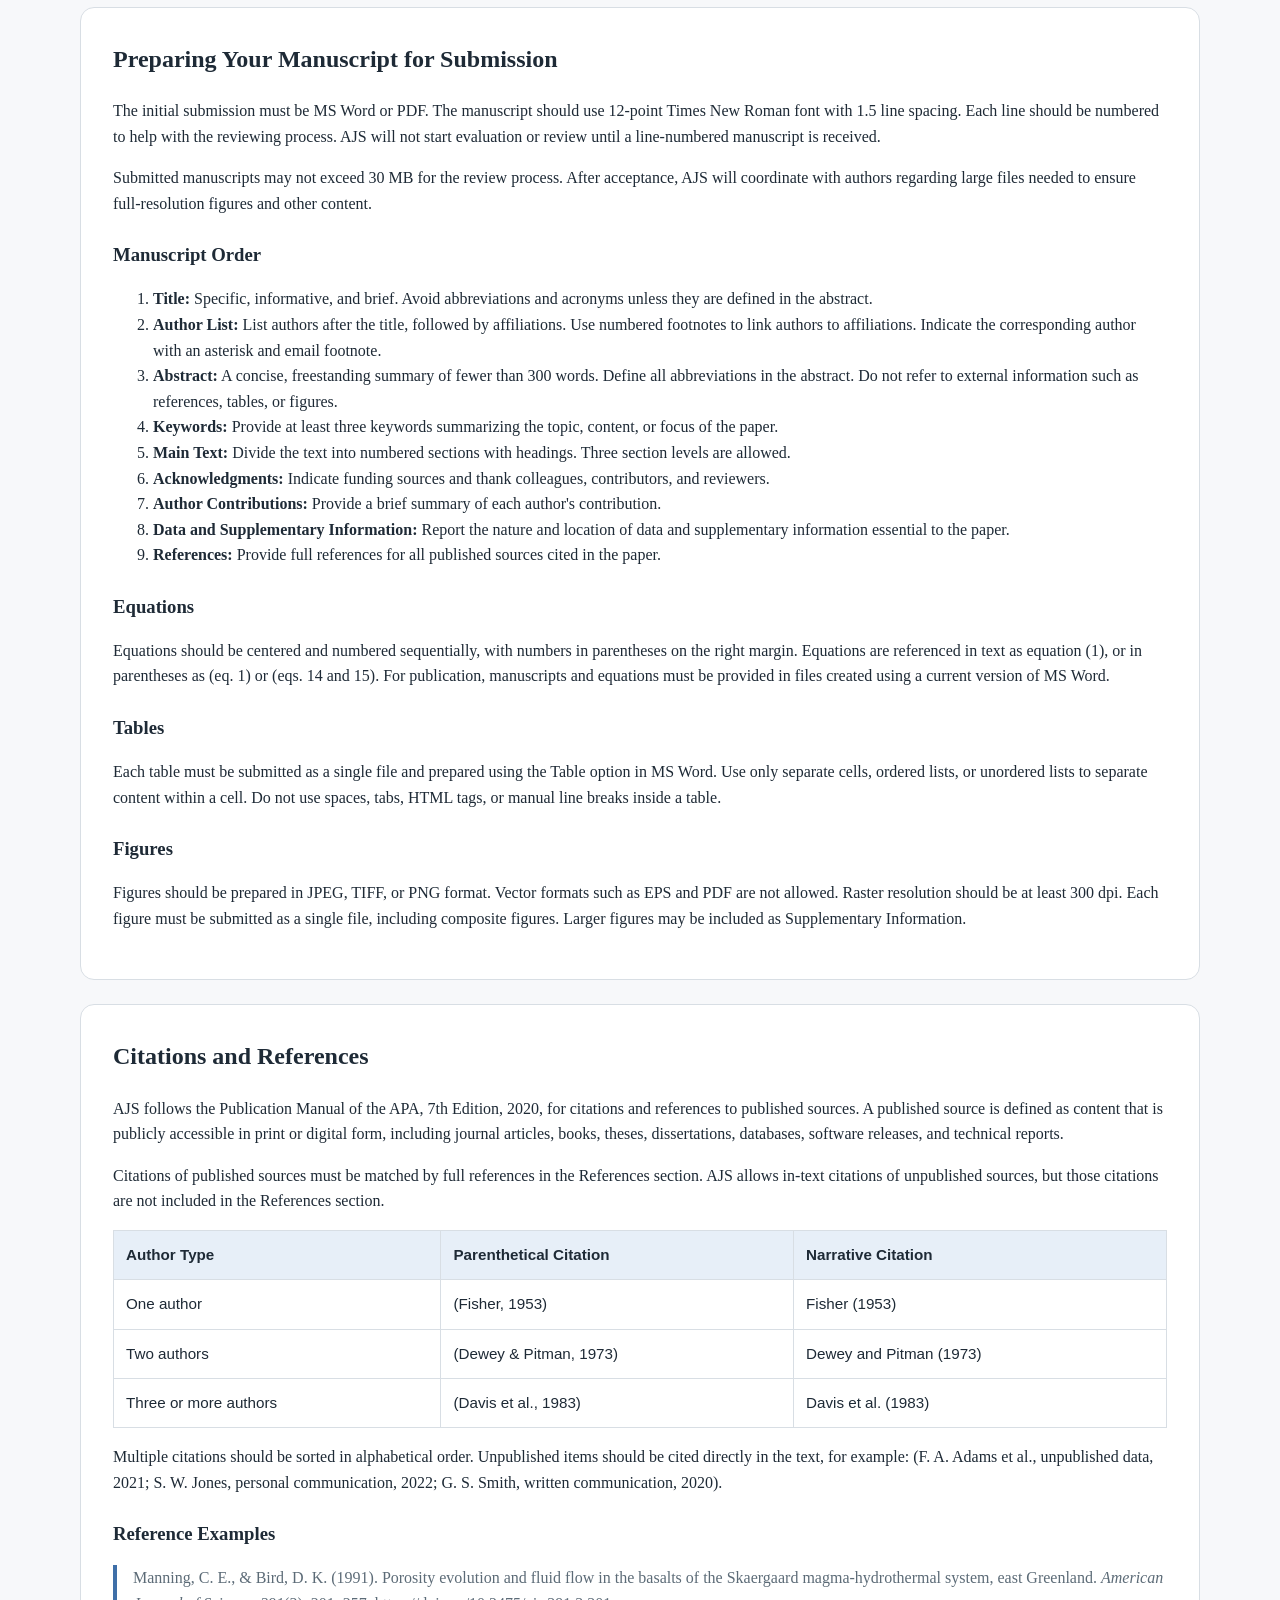
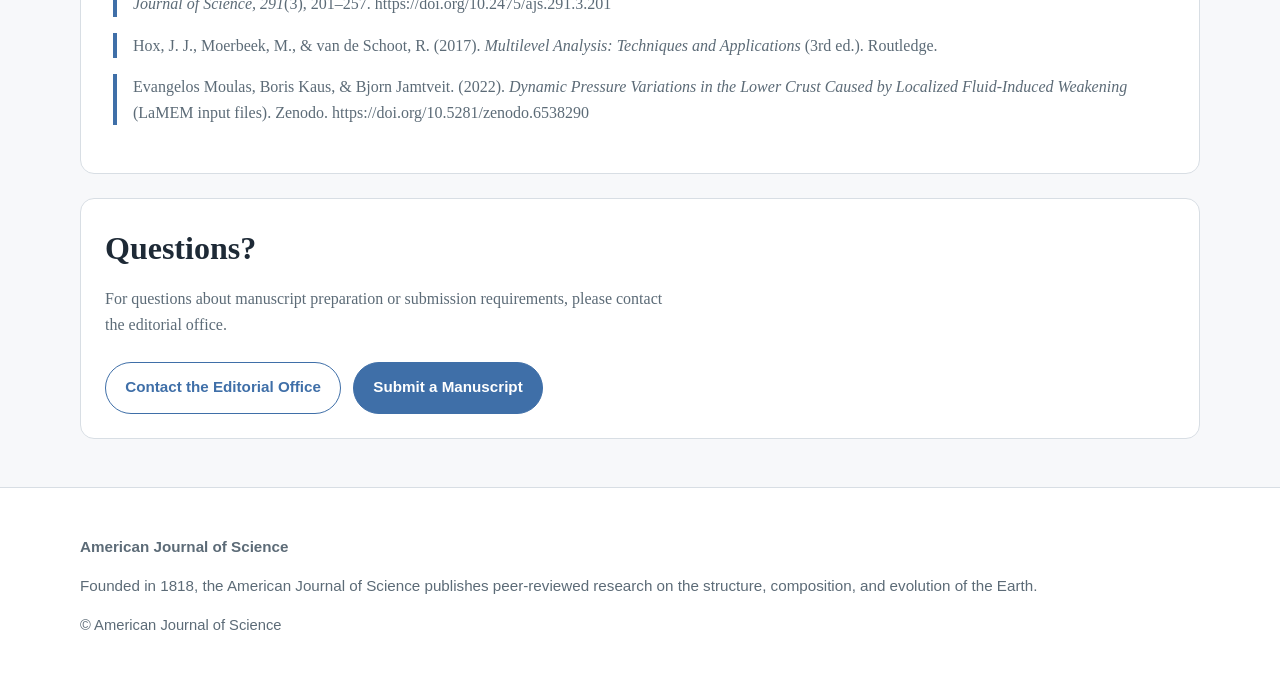
<file: for-authors/index.html>
<!DOCTYPE html>
<html lang="en">
<head>
  <meta charset="UTF-8" />
  <meta name="viewport" content="width=device-width, initial-scale=1.0" />
  <title>For Authors | American Journal of Science</title>
  <meta
    name="description"
    content="Author guidelines for the American Journal of Science, including journal scope, publication options, submission requirements, manuscript preparation, paper length, and reference style."
  />
  <link rel="stylesheet" href="../styles.css">
  <style>
    .toc-grid {
      display: grid;
      grid-template-columns: repeat(3, 1fr);
      gap: 0.75rem;
      margin-top: 1.5rem;
    }

    .toc-grid a {
      display: block;
      background: var(--surface);
      border: 1px solid var(--border);
      border-radius: var(--radius);
      padding: 0.9rem 1rem;
      font-family: Arial, Helvetica, sans-serif;
      font-weight: 600;
    }

    .guideline-section {
      background: var(--surface);
      border: 1px solid var(--border);
      border-radius: var(--radius);
      padding: 2rem;
      margin-bottom: 1.5rem;
    }

    .guideline-section h2 {
      margin-top: 0;
    }

    .guideline-section h3 {
      margin-top: 1.5rem;
      margin-bottom: 0.5rem;
    }

    .quick-checklist {
      display: grid;
      grid-template-columns: repeat(2, 1fr);
      gap: 1rem;
    }

    .check-card {
      background: var(--accent-very-light);
      border: 1px solid var(--border);
      border-radius: var(--radius);
      padding: 1.25rem;
    }

    .check-card h3 {
      margin-top: 0;
    }

    .compact-table {
      width: 100%;
      border-collapse: collapse;
      margin-top: 1rem;
      font-family: Arial, Helvetica, sans-serif;
      font-size: 0.95rem;
    }

    .compact-table th,
    .compact-table td {
      border: 1px solid var(--border);
      padding: 0.75rem;
      text-align: left;
      vertical-align: top;
    }

    .compact-table th {
      background: var(--accent-light);
    }

    .formula-box {
      background: var(--accent-light);
      border: 1px solid var(--border);
      border-radius: var(--radius);
      padding: 1rem;
      font-family: Arial, Helvetica, sans-serif;
      font-weight: 600;
      margin: 1rem 0;
    }

    .example-box {
      border-left: 4px solid var(--accent);
      padding-left: 1rem;
      margin: 1rem 0;
      color: var(--muted);
    }

    .subtle-note {
      color: var(--muted);
      font-family: Arial, Helvetica, sans-serif;
      font-size: 0.95rem;
    }

    @media (max-width: 900px) {
      .toc-grid,
      .quick-checklist {
        grid-template-columns: 1fr;
      }

      .guideline-section {
        padding: 1.25rem;
      }

      .compact-table {
        font-size: 0.88rem;
      }
    }
  </style>
</head>
<body>
  <header>
    <div class="container header-inner">
      <p class="site-title"><a href="/" style="color: inherit; text-decoration: none;">American Journal of Science</a></p>
      <nav aria-label="Primary">
        <ul>
          <li><a href="/about/">About</a></li>
          <li><a href="/for-authors/">For Authors</a></li>
	  <li class="nav-dropdown">
	    <a href="https://ajsonline.org/articles">Articles</a>
	    <ul class="dropdown-menu">
              <li><a href="https://ajsonline.org/articles">Latest Articles</a></li>
              <li><a href="https://ajsonline.org/issues">Issues</a></li>
              <li><a href="https://ajsonline.org/search">Search Articles</a></li>
	    </ul>
	  </li>
          <li><a href="/special-collections/">Special Collections</a></li>
          <li><a href="/editorial-board/">Editorial Board</a></li>
          <li><a href="/policies/">Policies</a></li>
        </ul>
      </nav>
    </div>
  </header>

  <section class="hero">
    <div class="container hero-grid">
      <div>
        <div class="eyebrow">Author Guidelines</div>
        <h1>For Authors</h1>
        <p>
          Guidance for preparing and submitting manuscripts to the American Journal of Science,
          including journal scope, publication options, submission requirements, publication units,
          manuscript preparation, and reference style.
        </p>
        <div class="button-row">
          <a class="button primary" href="https://ajs.manuscriptmanager.net/">Submit a Manuscript</a>
          <a class="button secondary" href="#quick-checklist">Submission Checklist</a>
          <a class="button secondary" href="#preparing-your-manuscript">Prepare Your Manuscript</a>
        </div>
      </div>

      <aside class="hero-card">
        <h2>Submission requirements</h2>
        <ul class="meta-list">
          <li>Submissions are handled through Manuscript Manager.</li>
          <li>Manuscripts must include line numbers.</li>
          <li>For initial submission, manuscripts must be in Microsoft Word or PDF format.</li>
          <li>Files submitted for review must not exceed 30 MB.</li>
        </ul>
      </aside>
    </div>
  </section>

  <main>
    <section>
      <div class="container">
        <h2 class="section-heading">Author Guidelines</h2>
        <p class="section-intro">
          These guidelines are organized to help authors quickly determine whether their work is appropriate for AJS and prepare a complete submission.
        </p>
        <div class="toc-grid">
          <a href="#focus">Focus</a>
          <a href="#quick-checklist">Submission Checklist</a>
          <a href="#publication-options">Publication Options</a>
          <a href="#evaluation-criteria">Evaluation Criteria</a>
          <a href="#web-based-submission">Web-Based Submission</a>
          <a href="#authorship">Authorship</a>
          <a href="#paper-length">Paper Length</a>
          <a href="#reporting-errors">Reporting Errors</a>
          <a href="#preparing-your-manuscript">Preparing Your Manuscript</a>
          <a href="#references">Citations and References</a>
        </div>
      </div>
    </section>

    <section>
      <div class="container">
        <div id="focus" class="guideline-section">
          <h2>Focus</h2>
          <p>
            AJS publishes research that expands our knowledge of the Earth, with an emphasis on the structure,
            composition, and evolution of our planet, and the physical, chemical, and biological processes that have influenced
            that evolution. Recent papers have focused on geochemistry, geochronology, geodynamics, geomorphology, basin analysis,
            Earth history, petrology, tectonics, and thermochronology. New directions are welcomed.
          </p>
        </div>

        <div id="quick-checklist" class="guideline-section">
          <h2>Submission Checklist</h2>
          <p>
            Before submitting, please confirm that your manuscript and submission materials meet the following requirements.
          </p>
          <div class="quick-checklist">
            <div class="check-card">
              <h3>Manuscript file</h3>
              <ul>
                <li>MS Word or PDF for initial submission</li>
                <li>12-point Times New Roman</li>
                <li>1.5 line spacing</li>
                <li>Line numbers included</li>
              </ul>
            </div>
            <div class="check-card">
              <h3>Submission information</h3>
              <ul>
                <li>Overview of research question, originality, and significance</li>
                <li>Author affiliations and ORCID numbers</li>
                <li>Statement of original content</li>
                <li>Five or more potential reviewers</li>
              </ul>
            </div>
            <div class="check-card">
              <h3>Files and limits</h3>
              <ul>
                <li>Review submission under 30 MB</li>
                <li>Figures submitted as separate files when required</li>
                <li>Tables submitted as separate files (must be prepared in MS Word using the Table function; Excel files are not accepted)</li>

                <li>Large files coordinated after acceptance</li>
              </ul>
            </div>
            <div class="check-card">
              <h3>Required sections</h3>
              <ul>
                <li>Abstract under 300 words</li>
                <li>At least three keywords</li>
                <li>Author Contributions section</li>
                <li>Data and Supplementary Information section, when applicable</li>
              </ul>
            </div>
          </div>
        </div>

        <div id="publication-options" class="guideline-section">
          <h2>Publication Options</h2>
          <p>
            AJS publication options are distinguished in part by length, measured in publication units (PU). Each 500-word
            increment of the article text counts for 1 PU, and each figure and table counts for 1.5 PU. The word count includes the textual sections specified under Paper Length and excludes figure and table captions.
          </p>

          <table class="compact-table">
            <thead>
              <tr>
                <th>Publication type</th>
                <th>Description</th>
                <th>Submission</th>
                <th>Length / fee</th>
              </tr>
            </thead>
            <tbody>
              <tr>
                <td><strong>Science Paper</strong></td>
                <td>Original research with full documentation of research questions, literature, methods, results, and conclusions.</td>
                <td>Open submission</td>
                <td>Free length: 45 PU. Excess fee applies above the free limit.</td>
              </tr>
              <tr>
                <td><strong>Science Review</strong></td>
                <td>Assessment, integration, and synthesis of previously published work.</td>
                <td>By invitation; unsolicited proposals considered</td>
                <td>Free length: 45 PU. Excess fee applies above the free limit.</td>
              </tr>
              <tr>
                <td><strong>Science Note</strong></td>
                <td>Short contribution on new data, a new hypothesis or interpretation, or an opinion or perspective.</td>
                <td>Open submission</td>
                <td>Maximum length: 4 PU. No fees.</td>
              </tr>
              <tr>
                <td><strong>Technical Report</strong></td>
                <td>Methods with significant utility for scientific research, such as a procedure, computer program, or database.</td>
                <td>Open submission</td>
                <td>Free length: 45 PU. Excess fee applies above the free limit.</td>
              </tr>
              <tr>
                <td><strong>Comment</strong></td>
                <td>Short critical assessment of a recent AJS publication.</td>
                <td>Open submission</td>
                <td>Maximum length: 4 PU. No fees.</td>
              </tr>
              <tr>
                <td><strong>Reply</strong></td>
                <td>Authors' reply to a Comment about their AJS publication.</td>
                <td>Usually invited after a Comment</td>
                <td>Maximum length: 4 PU. No fees.</td>
              </tr>
              <tr>
                <td><strong>Errata</strong></td>
                <td>Corrections to an AJS publication, as provided by the authors of that publication.</td>
                <td>As needed</td>
                <td>Usually very brief. No fees.</td>
              </tr>
            </tbody>
          </table>
        </div>

        <div id="evaluation-criteria" class="guideline-section">
          <h2>Evaluation Criteria</h2>
          <p>
            AJS seeks papers that rank high in terms of the following criteria, after Larsson and Patriksson (2016). Authors are encouraged to consider these criteria while writing their papers.
          </p>
          <ol>
            <li><strong>Relevance:</strong> How does the paper relate to current scientific imperatives?</li>
            <li><strong>Generality:</strong> What is the reach of the paper in terms of research focus and results?</li>
            <li><strong>Originality:</strong> Is the research unique, creative, or innovative?</li>
            <li><strong>Progress:</strong> Does the paper provide a significant advance in scientific knowledge?</li>
            <li><strong>Accessibility:</strong> Is the paper accessible to a broad audience?</li>
            <li><strong>Scientific Foundation:</strong> Does the paper establish a clear foundation based on accepted theory and/or methodology?</li>
            <li><strong>Integration:</strong> Does the paper integrate previous knowledge with new results and make connections with other fields?</li>
            <li><strong>Consistency:</strong> Are the results and conclusions consistent with the claims and ambitions stated in the introduction?</li>
            <li><strong>News Value:</strong> Is the paper of interest to the broader scientific community or to the general public?</li>
          </ol>
        </div>

        <div id="web-based-submission" class="guideline-section">
          <h2>Web-Based Submission</h2>
          <p>
            All manuscripts must be submitted through the AJS Manuscript Manager system. The submission tool asks authors to provide information that is important for the initial evaluation by the Editorial Board.
          </p>
          <div class="button-row">
            <a class="button primary" href="https://ajs.manuscriptmanager.net/">Submit through Manuscript Manager</a>
          </div>
          <ol>
            <li><strong>Overview:</strong> A brief description of the essential research question, originality, and significance of the paper.</li>
            <li><strong>Authors:</strong> Authors, affiliations, and ORCID numbers.</li>
            <li><strong>Statement of Original Content:</strong> Confirmation that the content is original and not in review, in press, or already published elsewhere. Any overlap with other publications should be disclosed.</li>
            <li><strong>Reviewers:</strong> Five or more potential reviewers, with a brief statement of expertise for each. Authors may also identify reviewers to avoid, with explanations.</li>
            <li><strong>Editors and Associate Editors:</strong> Authors may suggest AJS Editors and Associate Editors who are well suited to handle the paper.</li>
          </ol>
        </div>

        <div id="authorship" class="guideline-section">
          <h2>Authorship</h2>
          <p>
            At AJS, the lead author is generally the person who has done most of the work and taken the lead in writing the paper.
            Coauthors are those who have made significant scientific contributions and are generally listed in order of the declining
            size of their contributions. The paper must include an accurate statement of each listed author's contribution, and all coauthors must agree to the submission.
          </p>
          <p>
            Correspondence during review, revision, and publication will be directed to the corresponding author. Usually this is the lead author,
            but another author may take on this role when appropriate.
          </p>
        </div>

        <div id="paper-length" class="guideline-section">
          <h2>Paper Length</h2>
          <p>
            AJS uses publication units (PU) to measure publication length. This measure sets limits for short-form publications and defines the free limit for long-form publications. An excess length fee of $100 per excess PU applies if a long-form publication exceeds the free limit.
          </p>
          <ul>
            <li>Article text: 1 PU per 500 words. The word count used for PU calculation includes all textual content of the article, including the abstract, main text, acknowledgments, author contributions, data and supplementary information statements, appendices, and references. Figure and table captions are excluded.</li>
            <li>Each figure and table: 1.5 PU.</li>
            <li>The total PU is rounded up to the next whole number.</li>
            <li>The first 10 equations count as 1 PU. Additional equations are counted as excess PU, with 1 PU added for every 10 additional equations.</li>
          </ul>
          <div class="formula-box">
            PU = number of words / 500 + (number of figures + number of tables) × 1.5
          </div>
          <p class="small-note">The result is rounded up to the next whole number.</p>

          <div class="example-box">
            <p><strong>Example 1:</strong> A Science Paper with 15,000 words and 10 figures/tables has a length of 45 PU, which is the free limit for a Science Paper.</p>
          </div>
          <div class="example-box">
            <p><strong>Example 2:</strong> A Science Paper with 20,000 words and 12 figures/tables has a length of 58 PU, indicating an excess fee of $1,300.</p>
          </div>
          <div class="example-box">
            <p><strong>Example 3:</strong> An article with 8,000 words, 4 figures, and 32 equations totals 23 PU, with 3 excess PU for equations. The excess PU fee is $300.</p>
          </div>
        </div>

        <div id="reporting-errors" class="guideline-section">
          <h2>Statistical Terms and Reporting Errors</h2>
          <p>
            Authors should report errors and uncertainties clearly and consistently throughout the paper. When errors are cited, the method and level of the error estimate should be stated.
          </p>
          <ul>
            <li>Common methods include SE, the standard error or standard deviation of the mean, and CI, a confidence interval.</li>
            <li>The level of the error estimate should be specified, such as 1SE, 2SE, 68% CI, or 98% CI.</li>
            <li>Authors are encouraged to report errors in the same fashion throughout the paper.</li>
            <li>SE should not be confused with SD. SD estimates dispersion of sample data; SE estimates expected dispersion of the sample mean, where SE = SD/√n.</li>
            <li>AJS advises against using 1σ, 2σ, etc. to denote the level of an error estimate, because σ is widely used to represent population standard deviation.</li>
          </ul>
        </div>

        <div id="preparing-your-manuscript" class="guideline-section">
          <h2>Preparing Your Manuscript for Submission</h2>
          <p>
            The initial submission must be MS Word or PDF. The manuscript should use 12-point Times New Roman font with 1.5 line spacing. Each line should be numbered to help with the reviewing process. AJS will not start evaluation or review until a line-numbered manuscript is received.
          </p>
          <p>
            Submitted manuscripts may not exceed 30 MB for the review process. After acceptance, AJS will coordinate with authors regarding large files needed to ensure full-resolution figures and other content.
          </p>

          <h3>Manuscript Order</h3>
          <ol>
            <li><strong>Title:</strong> Specific, informative, and brief. Avoid abbreviations and acronyms unless they are defined in the abstract.</li>
            <li><strong>Author List:</strong> List authors after the title, followed by affiliations. Use numbered footnotes to link authors to affiliations. Indicate the corresponding author with an asterisk and email footnote.</li>
            <li><strong>Abstract:</strong> A concise, freestanding summary of fewer than 300 words. Define all abbreviations in the abstract. Do not refer to external information such as references, tables, or figures.</li>
            <li><strong>Keywords:</strong> Provide at least three keywords summarizing the topic, content, or focus of the paper.</li>
            <li><strong>Main Text:</strong> Divide the text into numbered sections with headings. Three section levels are allowed.</li>
            <li><strong>Acknowledgments:</strong> Indicate funding sources and thank colleagues, contributors, and reviewers.</li>
            <li><strong>Author Contributions:</strong> Provide a brief summary of each author's contribution.</li>
            <li><strong>Data and Supplementary Information:</strong> Report the nature and location of data and supplementary information essential to the paper.</li>
            <li><strong>References:</strong> Provide full references for all published sources cited in the paper.</li>
          </ol>

          <h3>Equations</h3>
          <p>
            Equations should be centered and numbered sequentially, with numbers in parentheses on the right margin. Equations are referenced in text as equation (1), or in parentheses as (eq. 1) or (eqs. 14 and 15). For publication, manuscripts and equations must be provided in files created using a current version of MS Word.
          </p>

          <h3>Tables</h3>
          <p>
            Each table must be submitted as a single file and prepared using the Table option in MS Word. Use only separate cells, ordered lists, or unordered lists to separate content within a cell. Do not use spaces, tabs, HTML tags, or manual line breaks inside a table.
          </p>

          <h3>Figures</h3>
          <p>
            Figures should be prepared in JPEG, TIFF, or PNG format. Vector formats such as EPS and PDF are not allowed. Raster resolution should be at least 300 dpi. Each figure must be submitted as a single file, including composite figures. Larger figures may be included as Supplementary Information.
          </p>
        </div>

        <div id="references" class="guideline-section">
          <h2>Citations and References</h2>
          <p>
            AJS follows the Publication Manual of the APA, 7th Edition, 2020, for citations and references to published sources. A published source is defined as content that is publicly accessible in print or digital form, including journal articles, books, theses, dissertations, databases, software releases, and technical reports.
          </p>
          <p>
            Citations of published sources must be matched by full references in the References section. AJS allows in-text citations of unpublished sources, but those citations are not included in the References section.
          </p>

          <table class="compact-table">
            <thead>
              <tr>
                <th>Author Type</th>
                <th>Parenthetical Citation</th>
                <th>Narrative Citation</th>
              </tr>
            </thead>
            <tbody>
              <tr>
                <td>One author</td>
                <td>(Fisher, 1953)</td>
                <td>Fisher (1953)</td>
              </tr>
              <tr>
                <td>Two authors</td>
                <td>(Dewey &amp; Pitman, 1973)</td>
                <td>Dewey and Pitman (1973)</td>
              </tr>
              <tr>
                <td>Three or more authors</td>
                <td>(Davis et al., 1983)</td>
                <td>Davis et al. (1983)</td>
              </tr>
            </tbody>
          </table>

          <p>
            Multiple citations should be sorted in alphabetical order. Unpublished items should be cited directly in the text, for example: (F. A. Adams et al., unpublished data, 2021; S. W. Jones, personal communication, 2022; G. S. Smith, written communication, 2020).
          </p>

          <h3>Reference Examples</h3>
          <div class="example-box">
            <p>Manning, C. E., &amp; Bird, D. K. (1991). Porosity evolution and fluid flow in the basalts of the Skaergaard magma-hydrothermal system, east Greenland. <em>American Journal of Science, 291</em>(3), 201–257. https://doi.org/10.2475/ajs.291.3.201</p>
          </div>
          <div class="example-box">
            <p>Hox, J. J., Moerbeek, M., &amp; van de Schoot, R. (2017). <em>Multilevel Analysis: Techniques and Applications</em> (3rd ed.). Routledge.</p>
          </div>
          <div class="example-box">
            <p>Evangelos Moulas, Boris Kaus, &amp; Bjorn Jamtveit. (2022). <em>Dynamic Pressure Variations in the Lower Crust Caused by Localized Fluid-Induced Weakening</em> (LaMEM input files). Zenodo. https://doi.org/10.5281/zenodo.6538290</p>
          </div>
        </div>

        <div class="note-panel">
          <h2 class="section-heading">Questions?</h2>
          <p class="section-intro">
            For questions about manuscript preparation or submission requirements, please contact the editorial office.
          </p>
          <div class="button-row">
            <a class="button secondary" href="mailto:ajs@yale.edu">Contact the Editorial Office</a>
            <a class="button primary" href="https://ajs.manuscriptmanager.net/">Submit a Manuscript</a>
          </div>
        </div>
      </div>
    </section>
  </main>

<footer>
  <div class="container">
    <p><strong>American Journal of Science</strong></p>

    <p>
      Founded in 1818, the American Journal of Science publishes peer-reviewed research
      on the structure, composition, and evolution of the Earth.
    </p>

    <p class="small-note">
      © American Journal of Science
    </p>
  </div>
</footer>
  <button id="back-to-top" type="button">↑ Back to Top</button>
<script src="../script.js"></script>
</body>
</html>
</file>
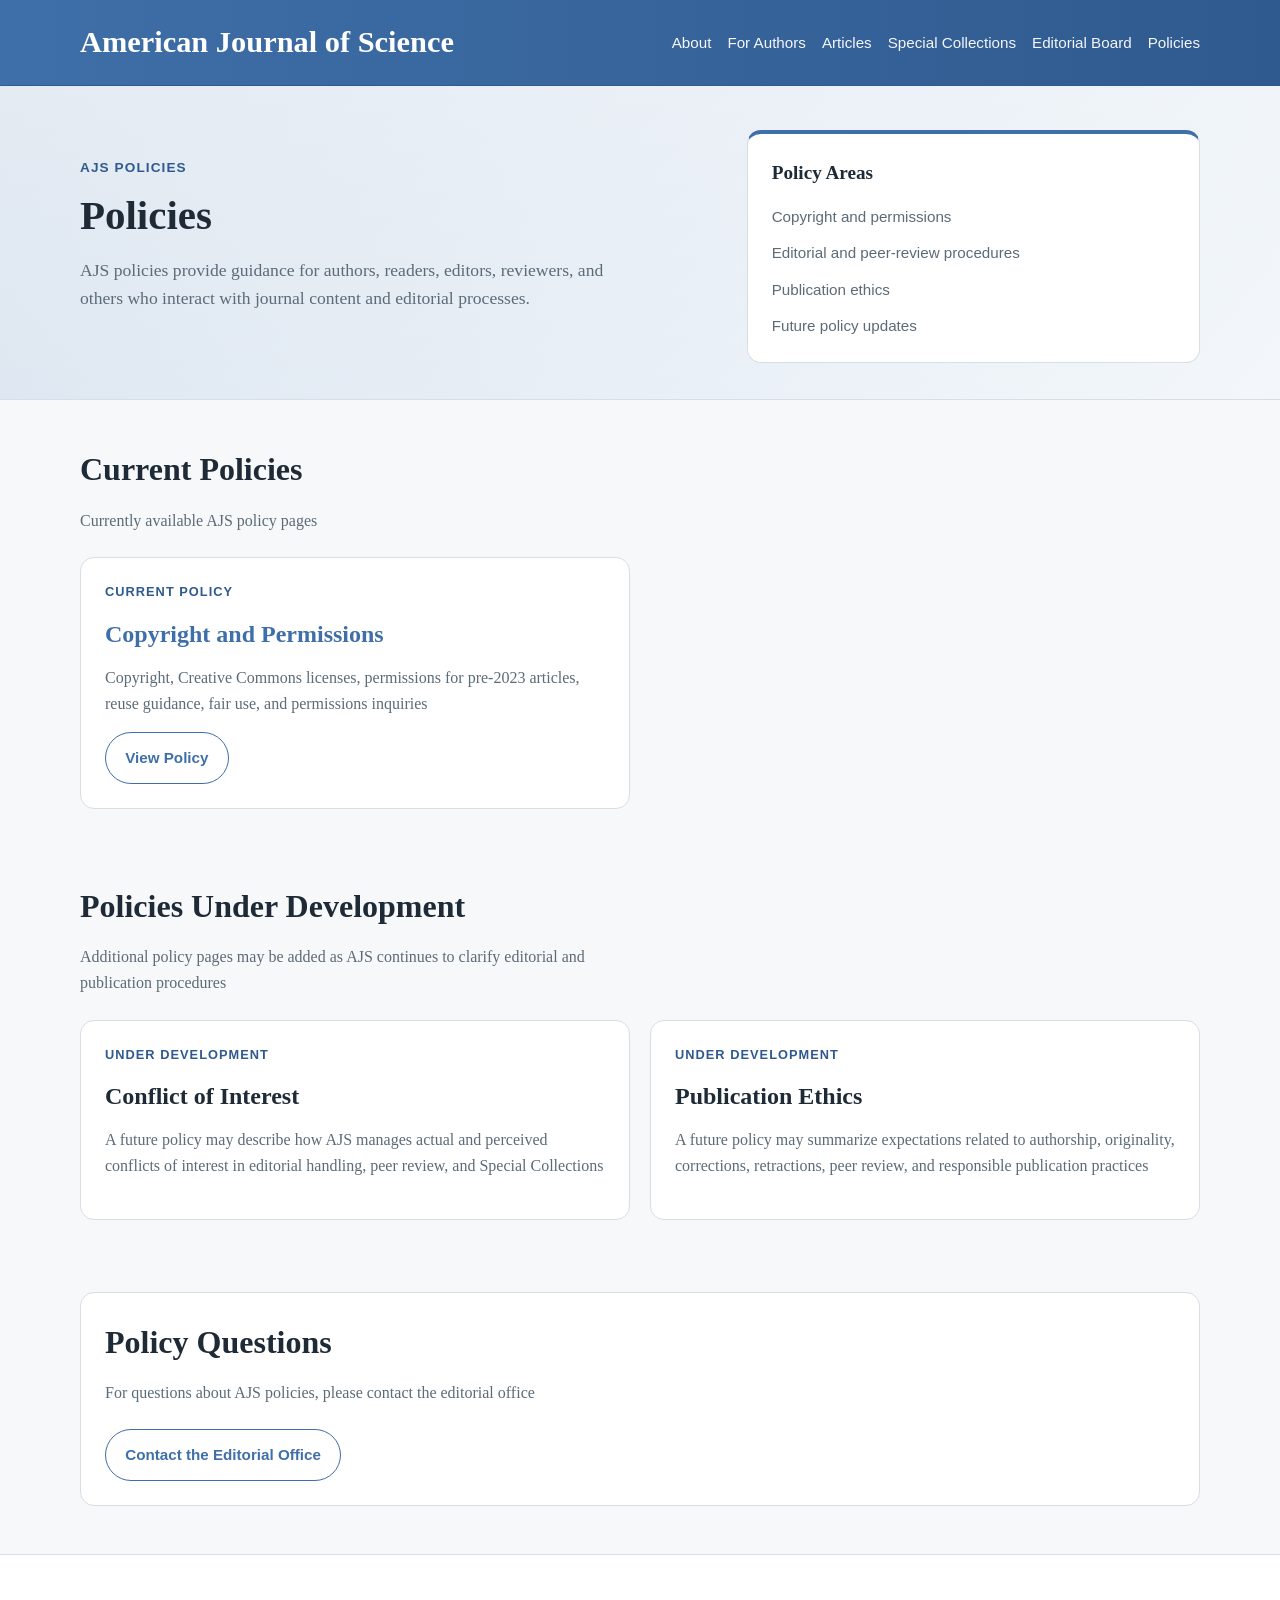
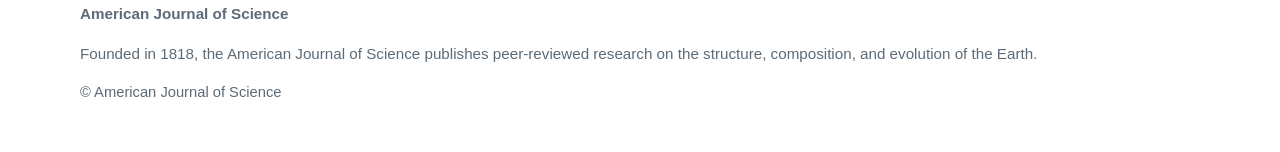
<file: policies/index.html>
<!DOCTYPE html>
<html lang="en">
<head>
  <meta charset="UTF-8" />
  <meta name="viewport" content="width=device-width, initial-scale=1.0" />
  <title>Policies | American Journal of Science</title>
  <meta
    name="description"
    content="Editorial, publication, copyright, permissions, and related policies for the American Journal of Science."
  />
  <link rel="stylesheet" href="../styles.css">
</head>
<body>
  <header>
    <div class="container header-inner">
      <p class="site-title"><a href="/" style="color: inherit; text-decoration: none;">American Journal of Science</a></p>
      <nav aria-label="Primary">
        <ul>
          <li><a href="/about/">About</a></li>
          <li><a href="/for-authors/">For Authors</a></li>
	  <li class="nav-dropdown">
	    <a href="https://ajsonline.org/articles">Articles</a>
	    <ul class="dropdown-menu">
              <li><a href="https://ajsonline.org/articles">Latest Articles</a></li>
              <li><a href="https://ajsonline.org/issues">Issues</a></li>
              <li><a href="https://ajsonline.org/search">Search Articles</a></li>
	    </ul>
	  </li>

          <li><a href="/special-collections/">Special Collections</a></li>
          <li><a href="/editorial-board/">Editorial Board</a></li>
          <li><a href="/policies/">Policies</a></li>
        </ul>
      </nav>
    </div>
  </header>

  <section class="hero compact-hero">
    <div class="container hero-grid">
      <div>
        <div class="eyebrow">AJS Policies</div>
        <h1>Policies</h1>
        <p>
          AJS policies provide guidance for authors, readers, editors, reviewers,
          and others who interact with journal content and editorial processes.
        </p>
      </div>

      <aside class="hero-card" aria-label="Policy overview">
        <h2>Policy Areas</h2>
        <ul class="meta-list">
          <li>Copyright and permissions</li>
          <li>Editorial and peer-review procedures</li>
          <li>Publication ethics</li>
          <li>Future policy updates</li>
        </ul>
      </aside>
    </div>
  </section>

  <main>
    <section>
      <div class="container">
        <h2 class="section-heading">Current Policies</h2>
        <p class="section-intro">
          Currently available AJS policy pages
        </p>

        <div class="cards">
          <article class="card">
            <div class="card-label">Current Policy</div>
            <h3><a href="/policies/permissions/">Copyright and Permissions</a></h3>
            <p>
              Copyright, Creative Commons licenses, permissions for pre-2023 articles,
              reuse guidance, fair use, and permissions inquiries
            </p>
            <div class="button-row">
              <a class="button secondary" href="/policies/permissions/">View Policy</a>
            </div>
          </article>
        </div>
      </div>
    </section>

    <section>
      <div class="container">
        <h2 class="section-heading">Policies Under Development</h2>
        <p class="section-intro">
          Additional policy pages may be added as AJS continues to clarify editorial and publication procedures
        </p>

        <div class="cards">
          <article class="card">
            <div class="card-label">Under Development</div>
            <h3>Conflict of Interest</h3>
            <p>
              A future policy may describe how AJS manages actual and perceived conflicts of interest
              in editorial handling, peer review, and Special Collections
            </p>
          </article>

          <article class="card">
            <div class="card-label">Under Development</div>
            <h3>Publication Ethics</h3>
            <p>
              A future policy may summarize expectations related to authorship, originality,
              corrections, retractions, peer review, and responsible publication practices
            </p>
          </article>
        </div>
      </div>
    </section>

    <section>
      <div class="container">
        <div class="note-panel">
          <h2 class="section-heading">Policy Questions</h2>
          <p class="section-intro">
            For questions about AJS policies, please contact the editorial office
          </p>
          <div class="button-row">
            <a class="button secondary" href="mailto:ajs@yale.edu">Contact the Editorial Office</a>
          </div>
        </div>
      </div>
    </section>
  </main>

  <footer>
    <div class="container">
      <p><strong>American Journal of Science</strong></p>
      <p>
        Founded in 1818, the American Journal of Science publishes peer-reviewed research
        on the structure, composition, and evolution of the Earth.
      </p>
      <p class="small-note">© American Journal of Science</p>
    </div>
  </footer>

  <button id="back-to-top" type="button">↑ Back to Top</button>
  <script src="../script.js"></script>
</body>
</html>
</file>
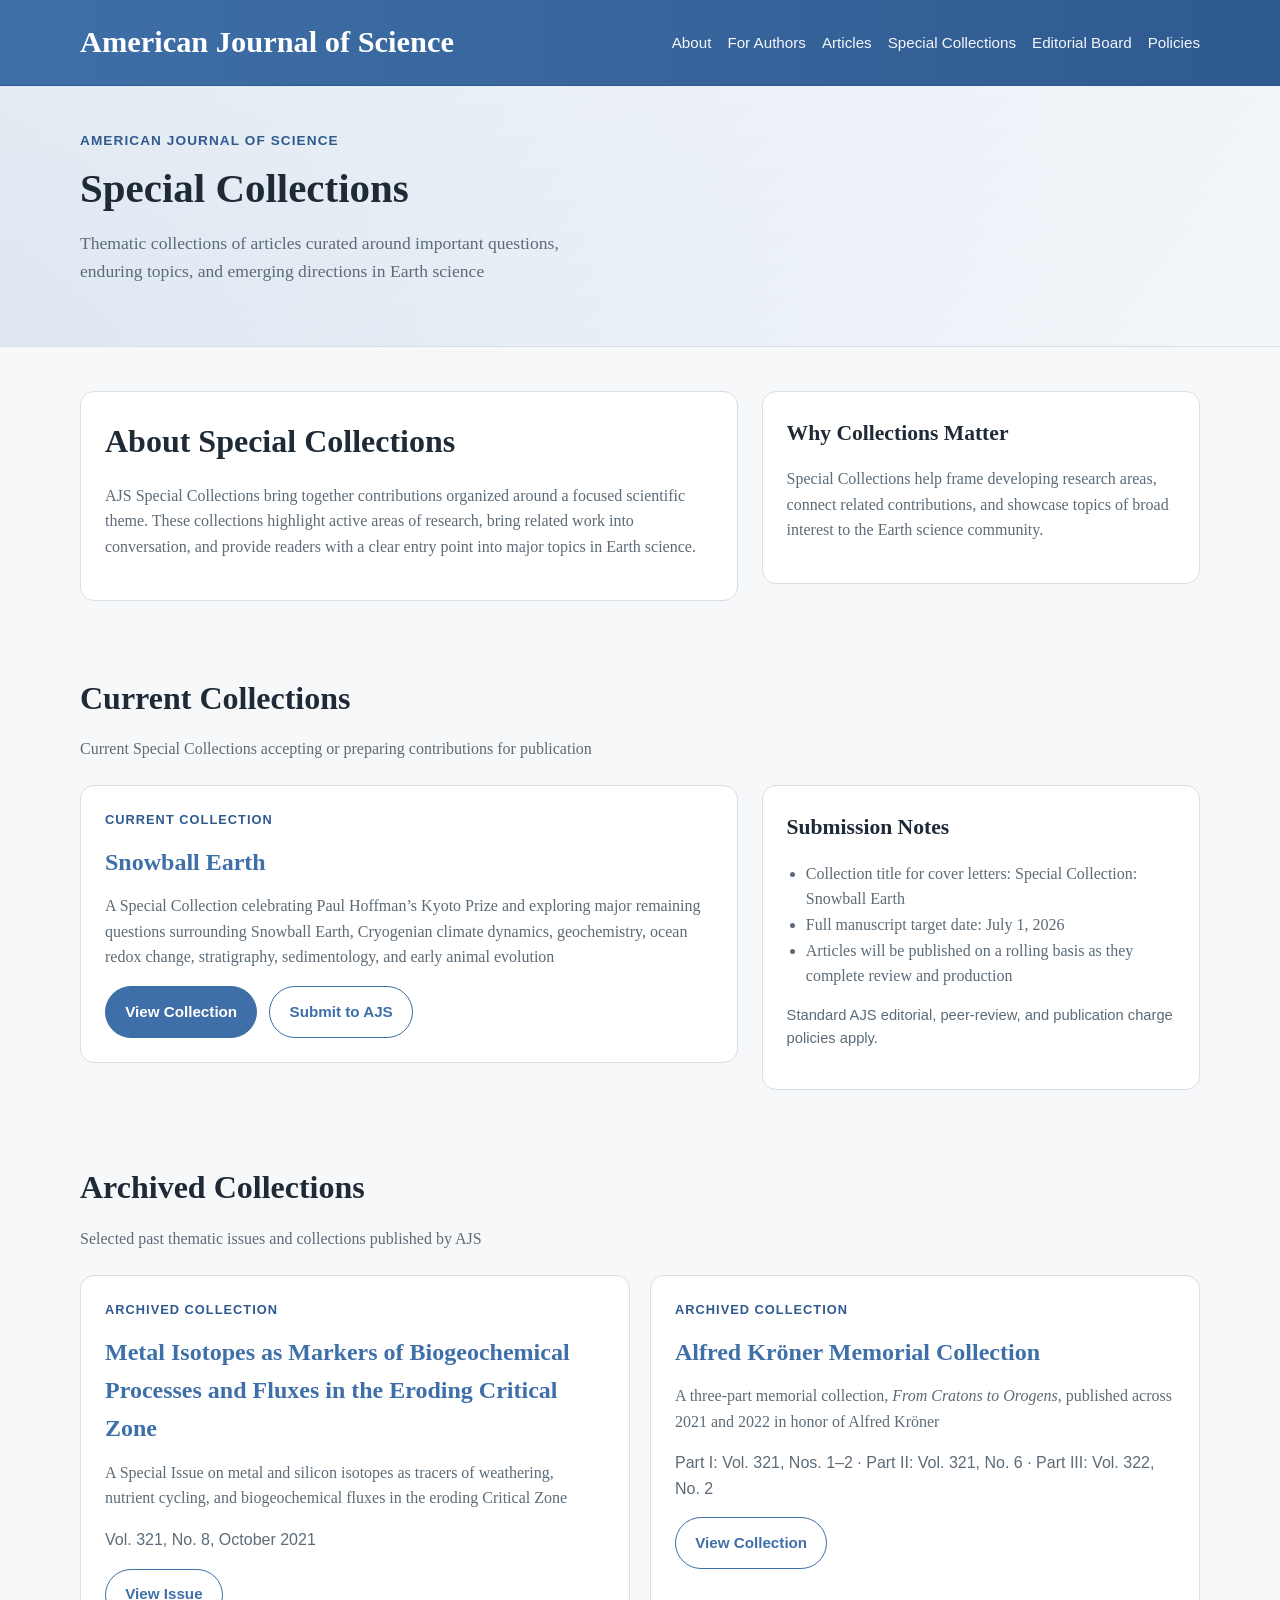
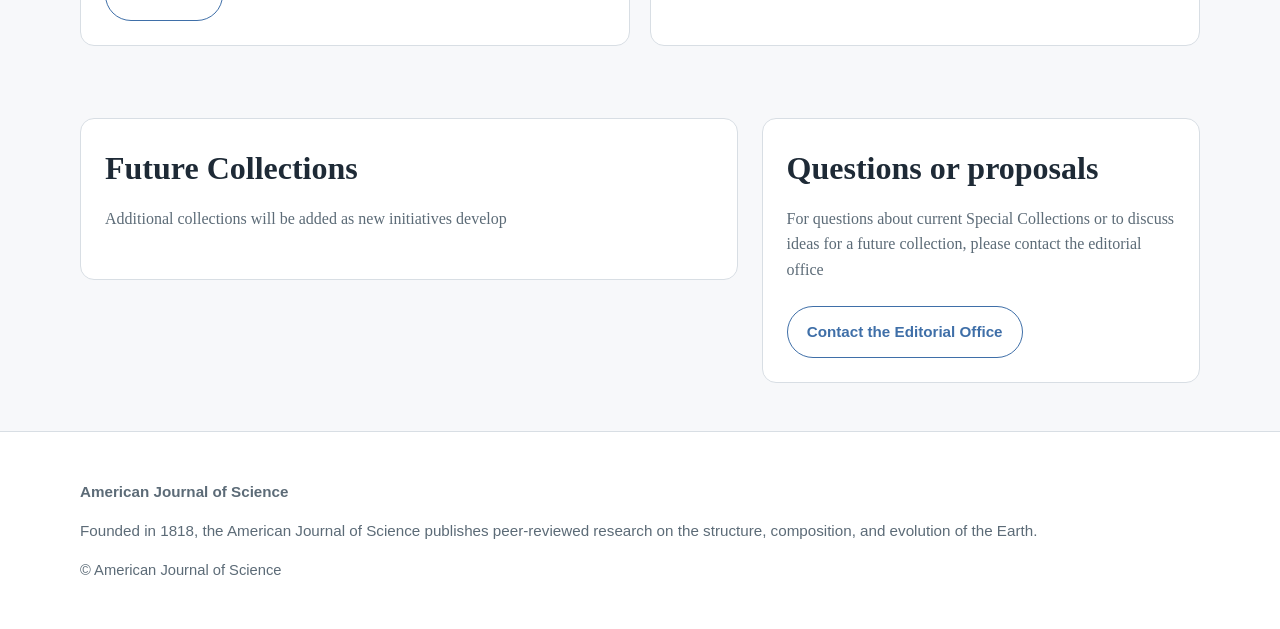
<file: special-collections/index.html>
<!DOCTYPE html>
<html lang="en">
<head>
  <meta charset="UTF-8" />
  <meta name="viewport" content="width=device-width, initial-scale=1.0" />
  <title>Special Collections | American Journal of Science</title>
  <meta
    name="description"
    content="Explore Special Collections from the American Journal of Science, including current and archived thematic collections in Earth science."
  />
  <link rel="stylesheet" href="../styles.css">
</head>
<body>
  <header>
    <div class="container header-inner">
      <p class="site-title"><a href="/" style="color: inherit; text-decoration: none;">American Journal of Science</a></p>
      <nav aria-label="Primary">
        <ul>
          <li><a href="/about/">About</a></li>
          <li><a href="/for-authors/">For Authors</a></li>
	  <li class="nav-dropdown">
	    <a href="https://ajsonline.org/articles">Articles</a>
	    <ul class="dropdown-menu">
              <li><a href="https://ajsonline.org/articles">Latest Articles</a></li>
              <li><a href="https://ajsonline.org/issues">Issues</a></li>
              <li><a href="https://ajsonline.org/search">Search Articles</a></li>
	    </ul>
	  </li>
          <li><a href="/special-collections/">Special Collections</a></li>
          <li><a href="/editorial-board/">Editorial Board</a></li>
          <li><a href="/policies/">Policies</a></li>
        </ul>
      </nav>
    </div>
  </header>

  <section class="hero compact-hero">
    <div class="container">
      <div class="eyebrow">American Journal of Science</div>
      <h1>Special Collections</h1>
      <p>
        Thematic collections of articles curated around important questions,
        enduring topics, and emerging directions in Earth science
      </p>
    </div>
  </section>

  <main>
    <section>
      <div class="container two-column">
        <div class="panel">
          <h2 class="section-heading">About Special Collections</h2>
          <p>
            AJS Special Collections bring together contributions organized around a focused scientific theme.
            These collections highlight active areas of research, bring related work into conversation,
            and provide readers with a clear entry point into major topics in Earth science.
          </p>
        </div>

        <div class="panel">
          <h3>Why Collections Matter</h3>
          <p>
            Special Collections help frame developing research areas, connect related contributions,
            and showcase topics of broad interest to the Earth science community.
          </p>
        </div>
      </div>
    </section>

    <section>
      <div class="container">
        <h2 class="section-heading">Current Collections</h2>
        <p class="section-intro">
          Current Special Collections accepting or preparing contributions for publication
        </p>

        <div class="two-column">
          <article class="card">
            <div class="card-label">Current Collection</div>
            <h3><a href="/special-collections/snowball-earth/">Snowball Earth</a></h3>
            <p>
              A Special Collection celebrating Paul Hoffman’s Kyoto Prize and exploring major remaining
              questions surrounding Snowball Earth, Cryogenian climate dynamics, geochemistry,
              ocean redox change, stratigraphy, sedimentology, and early animal evolution
            </p>
            <div class="button-row">
              <a class="button primary" href="/special-collections/snowball-earth/">View Collection</a>
              <a class="button secondary" href="https://ajs.manuscriptmanager.net/">Submit to AJS</a>
            </div>
          </article>

          <aside class="panel">
            <h3>Submission Notes</h3>
            <ul>
              <li>Collection title for cover letters: Special Collection: Snowball Earth</li>
              <li>Full manuscript target date: July 1, 2026</li>
              <li>Articles will be published on a rolling basis as they complete review and production</li>
            </ul>
            <p class="small-note">
              Standard AJS editorial, peer-review, and publication charge policies apply.
            </p>
          </aside>
        </div>
      </div>
    </section>

    <section>
      <div class="container">
        <h2 class="section-heading">Archived Collections</h2>
        <p class="section-intro">
          Selected past thematic issues and collections published by AJS
        </p>

        <div class="cards">
          <article class="card">
            <div class="card-label">Archived Collection</div>
            <h3><a href="/special-collections/metal-isotopes/">Metal Isotopes as Markers of Biogeochemical Processes and Fluxes in the Eroding Critical Zone</a></h3>
            <p>
              A Special Issue on metal and silicon isotopes as tracers of weathering,
              nutrient cycling, and biogeochemical fluxes in the eroding Critical Zone
            </p>
            <p class="small-note">
              Vol. 321, No. 8, October 2021
            </p>
            <div class="button-row">
              <a class="button secondary" href="/special-collections/metal-isotopes/">View Issue</a>
            </div>
          </article>

          <article class="card">
            <div class="card-label">Archived Collection</div>
            <h3><a href="/special-collections/kroner-memorial/">Alfred Kröner Memorial Collection</a></h3>
            <p>
              A three-part memorial collection, <em>From Cratons to Orogens</em>, published across
              2021 and 2022 in honor of Alfred Kröner
            </p>
            <p class="small-note">
              Part I: Vol. 321, Nos. 1–2 · Part II: Vol. 321, No. 6 · Part III: Vol. 322, No. 2
            </p>
            <div class="button-row">
              <a class="button secondary" href="/special-collections/kroner-memorial/">View Collection</a>
            </div>
          </article>
        </div>
      </div>
    </section>

    <section>
      <div class="container two-column">
        <div class="note-panel">
          <h2 class="section-heading">Future Collections</h2>
          <p class="section-intro">
            Additional collections will be added as new initiatives develop
          </p>
        </div>

        <div class="note-panel">
          <h2 class="section-heading">Questions or proposals</h2>
          <p class="section-intro">
            For questions about current Special Collections or to discuss ideas for a future
            collection, please contact the editorial office
          </p>
          <div class="button-row">
            <a class="button secondary" href="mailto:ajs@yale.edu">Contact the Editorial Office</a>
          </div>
        </div>
      </div>
    </section>
  </main>

  <footer>
    <div class="container">
      <p><strong>American Journal of Science</strong></p>
      <p>
        Founded in 1818, the American Journal of Science publishes peer-reviewed research
        on the structure, composition, and evolution of the Earth.
      </p>
      <p class="small-note">© American Journal of Science</p>
    </div>
  </footer>

  <button id="back-to-top" type="button">↑ Back to Top</button>
  <script src="../script.js"></script>
</body>
</html>
</file>
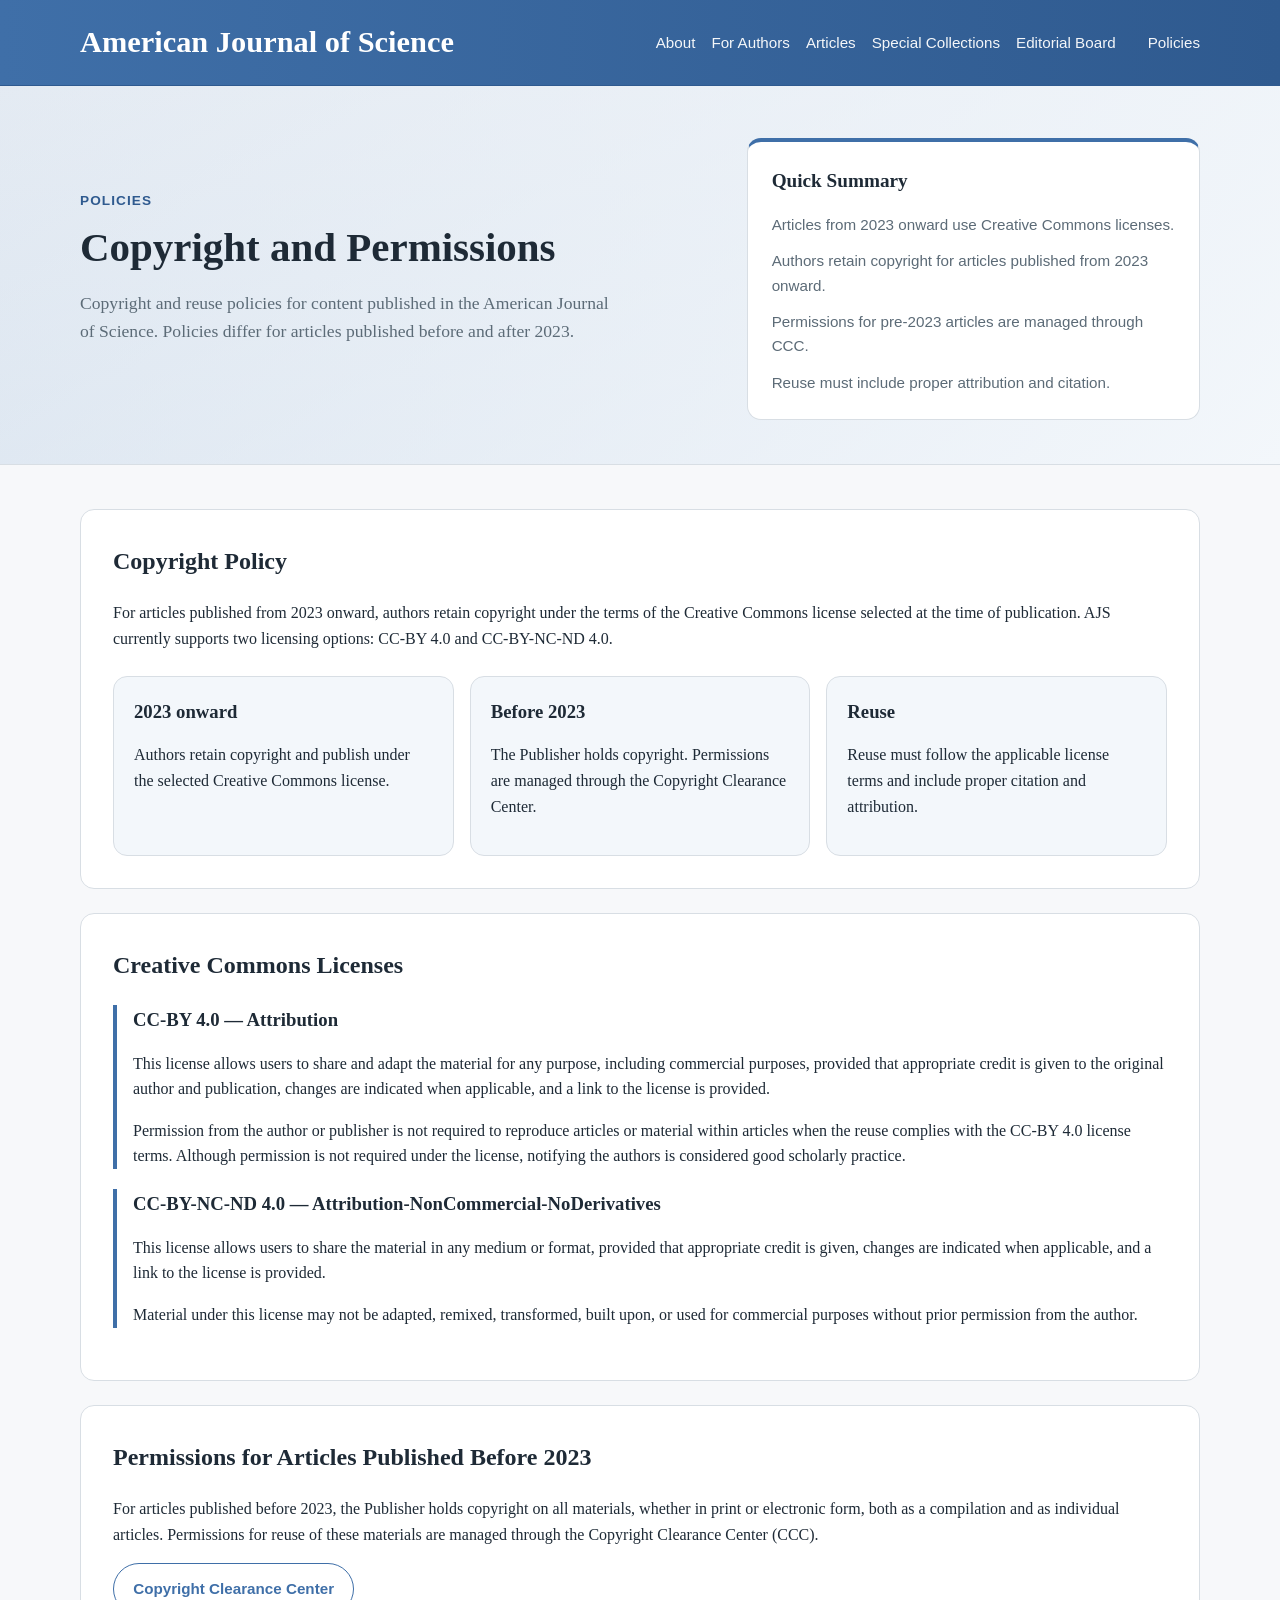
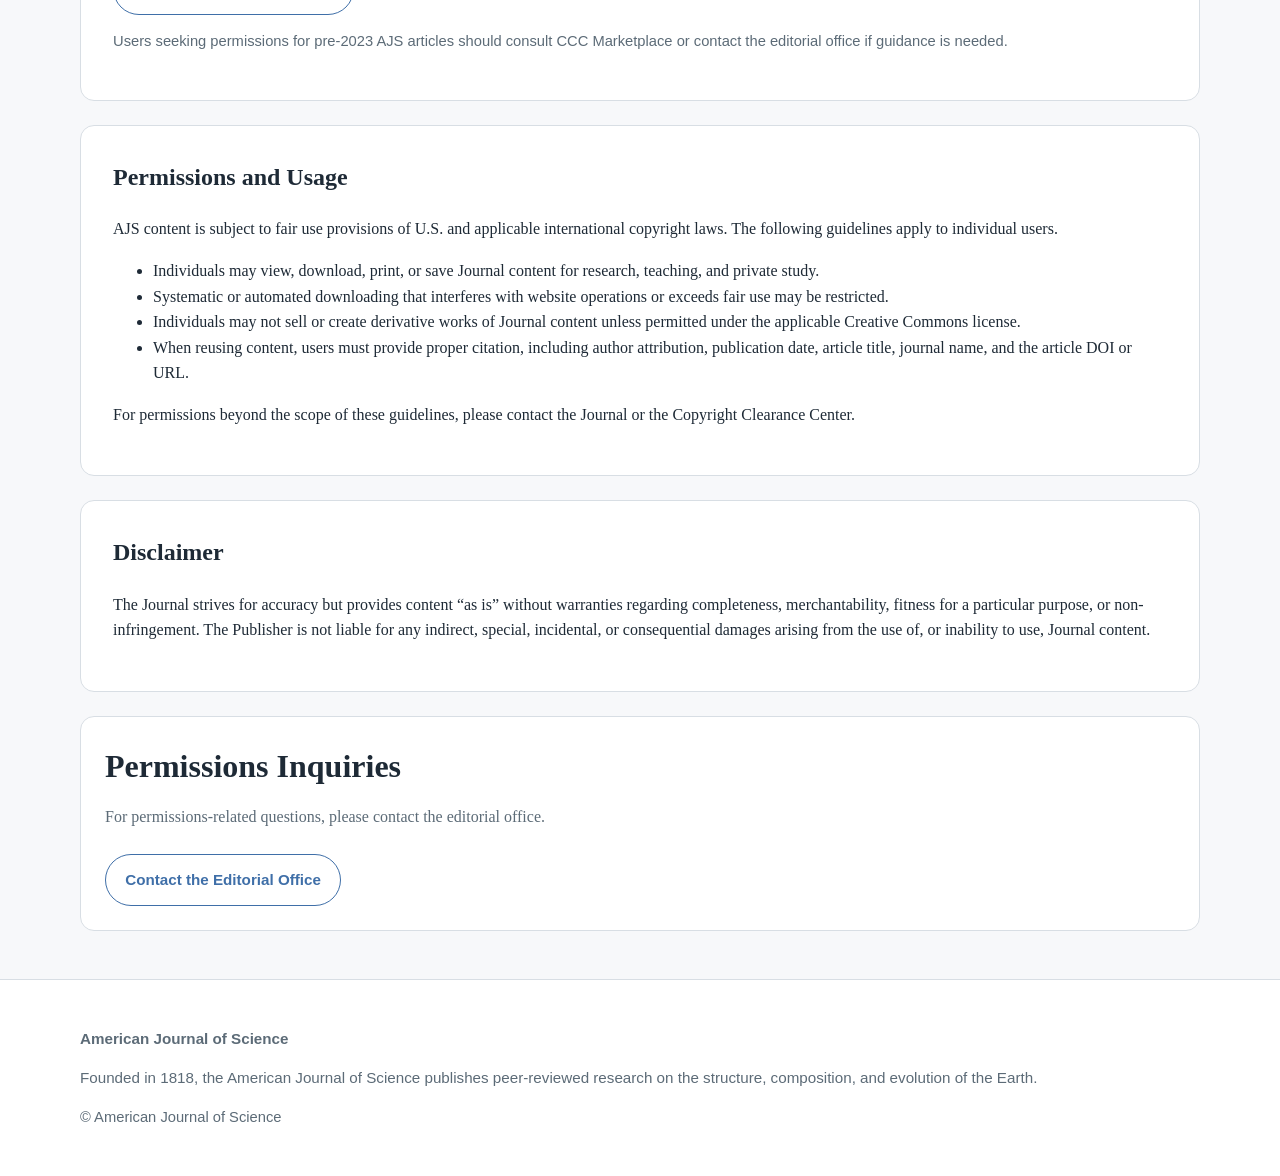
<file: policies/permissions/index.html>
<!DOCTYPE html>
<html lang="en">
<head>
  <meta charset="UTF-8" />
  <meta name="viewport" content="width=device-width, initial-scale=1.0" />
  <title>Copyright and Permissions | American Journal of Science</title>
  <meta
    name="description"
    content="Copyright and permissions policy for the American Journal of Science, including Creative Commons licenses, pre-2023 permissions, reuse guidance, and contact information."
  />
  <link rel="stylesheet" href="../../styles.css">
  <style>
    .policy-section {
      background: var(--surface);
      border: 1px solid var(--border);
      border-radius: var(--radius);
      padding: 2rem;
      margin-bottom: 1.5rem;
    }

    .policy-section h2 {
      margin-top: 0;
    }

    .policy-grid {
      display: grid;
      grid-template-columns: repeat(3, 1fr);
      gap: 1rem;
      margin-top: 1.5rem;
    }

    .policy-card {
      background: var(--accent-very-light);
      border: 1px solid var(--border);
      border-radius: var(--radius);
      padding: 1.25rem;
    }

    .policy-card h3 {
      margin-top: 0;
      margin-bottom: 0.5rem;
    }

    .license-box {
      border-left: 4px solid var(--accent);
      padding-left: 1rem;
      margin: 1.25rem 0;
    }

    .license-box h3 {
      margin-bottom: 0.5rem;
    }

    @media (max-width: 900px) {
      .policy-grid {
        grid-template-columns: 1fr;
      }

      .policy-section {
        padding: 1.25rem;
      }
    }
  </style>

<body>
  <header>
    <div class="container header-inner">
      <p class="site-title"><a href="/" style="color: inherit; text-decoration: none;">American Journal of Science</a></p>
      <nav aria-label="Primary">
        <ul>
          <li><a href="/about/">About</a></li>
          <li><a href="/for-authors/">For Authors</a></li>
	  <li class="nav-dropdown">
	    <a href="https://ajsonline.org/articles">Articles</a>
	    <ul class="dropdown-menu">
              <li><a href="https://ajsonline.org/articles">Latest Articles</a></li>
              <li><a href="https://ajsonline.org/issues">Issues</a></li>
              <li><a href="https://ajsonline.org/search">Search Articles</a></li>
	    </ul>
	  </li>

          <li><a href="/special-collections/">Special Collections</a></li>
          <li><a href="/editorial-board/">Editorial Board</a></li>
          <li class="nav-dropdown">
            <li><a href="/policies/">Policies</a></li>
        </ul>
      </nav>
    </div>
  </header>

  <section class="hero">
    <div class="container hero-grid">
      <div>
        <div class="eyebrow">Policies</div>
        <h1>Copyright and Permissions</h1>
        <p>
          Copyright and reuse policies for content published in the American Journal of Science.
          Policies differ for articles published before and after 2023.
        </p>
      </div>

      <aside class="hero-card">
        <h2>Quick Summary</h2>
        <ul class="meta-list">
          <li>Articles from 2023 onward use Creative Commons licenses.</li>
          <li>Authors retain copyright for articles published from 2023 onward.</li>
          <li>Permissions for pre-2023 articles are managed through CCC.</li>
          <li>Reuse must include proper attribution and citation.</li>
        </ul>
      </aside>
    </div>
  </section>

  <main>
    <section>
      <div class="container">
        <div class="policy-section">
          <h2>Copyright Policy</h2>
          <p>
            For articles published from 2023 onward, authors retain copyright under the terms of the
            Creative Commons license selected at the time of publication. AJS currently supports two
            licensing options: CC-BY 4.0 and CC-BY-NC-ND 4.0.
          </p>

          <div class="policy-grid">
            <div class="policy-card">
              <h3>2023 onward</h3>
              <p>Authors retain copyright and publish under the selected Creative Commons license.</p>
            </div>
            <div class="policy-card">
              <h3>Before 2023</h3>
              <p>The Publisher holds copyright. Permissions are managed through the Copyright Clearance Center.</p>
            </div>
            <div class="policy-card">
              <h3>Reuse</h3>
              <p>Reuse must follow the applicable license terms and include proper citation and attribution.</p>
            </div>
          </div>
        </div>

        <div class="policy-section">
          <h2>Creative Commons Licenses</h2>

          <div class="license-box">
            <h3>CC-BY 4.0 — Attribution</h3>
            <p>
              This license allows users to share and adapt the material for any purpose, including commercial purposes,
              provided that appropriate credit is given to the original author and publication, changes are indicated when applicable,
              and a link to the license is provided.
            </p>
            <p>
              Permission from the author or publisher is not required to reproduce articles or material within articles when the reuse complies with the CC-BY 4.0 license terms. Although permission is not required under the license, notifying the authors is considered good scholarly practice.
            </p>
          </div>

          <div class="license-box">
            <h3>CC-BY-NC-ND 4.0 — Attribution-NonCommercial-NoDerivatives</h3>
            <p>
              This license allows users to share the material in any medium or format, provided that appropriate credit is given,
              changes are indicated when applicable, and a link to the license is provided.
            </p>
            <p>
              Material under this license may not be adapted, remixed, transformed, built upon, or used for commercial purposes
              without prior permission from the author.
            </p>
          </div>
        </div>

        <div class="policy-section">
          <h2>Permissions for Articles Published Before 2023</h2>
          <p>
            For articles published before 2023, the Publisher holds copyright on all materials, whether in print or electronic form,
            both as a compilation and as individual articles. Permissions for reuse of these materials are managed through the
            Copyright Clearance Center (CCC).
          </p>
          <div class="button-row">
            <a class="button secondary" href="https://www.copyright.com/">Copyright Clearance Center</a>
          </div>
          <p class="small-note">
            Users seeking permissions for pre-2023 AJS articles should consult CCC Marketplace or contact the editorial office if guidance is needed.
          </p>
        </div>

        <div class="policy-section">
          <h2>Permissions and Usage</h2>
          <p>
            AJS content is subject to fair use provisions of U.S. and applicable international copyright laws.
            The following guidelines apply to individual users.
          </p>
          <ul>
            <li>Individuals may view, download, print, or save Journal content for research, teaching, and private study.</li>
            <li>Systematic or automated downloading that interferes with website operations or exceeds fair use may be restricted.</li>
            <li>Individuals may not sell or create derivative works of Journal content unless permitted under the applicable Creative Commons license.</li>
            <li>When reusing content, users must provide proper citation, including author attribution, publication date, article title, journal name, and the article DOI or URL.</li>
          </ul>
          <p>
            For permissions beyond the scope of these guidelines, please contact the Journal or the Copyright Clearance Center.
          </p>
        </div>

        <div class="policy-section">
          <h2>Disclaimer</h2>
          <p>
            The Journal strives for accuracy but provides content “as is” without warranties regarding completeness,
            merchantability, fitness for a particular purpose, or non-infringement. The Publisher is not liable for any indirect,
            special, incidental, or consequential damages arising from the use of, or inability to use, Journal content.
          </p>
        </div>

        <div class="note-panel">
          <h2 class="section-heading">Permissions Inquiries</h2>
          <p class="section-intro">
            For permissions-related questions, please contact the editorial office.
          </p>
          <div class="button-row">
            <a class="button secondary" href="mailto:ajs@yale.edu">Contact the Editorial Office</a>
          </div>
        </div>
      </div>
    </section>
  </main>

<footer>
  <div class="container">
    <p><strong>American Journal of Science</strong></p>

    <p>
      Founded in 1818, the American Journal of Science publishes peer-reviewed research
      on the structure, composition, and evolution of the Earth.
    </p>

    <p class="small-note">
      © American Journal of Science
    </p>
  </div>
</footer>
  <button id="back-to-top" type="button">↑ Back to Top</button>
<script src="../../script.js"></script>
</body>
</html>
</file>
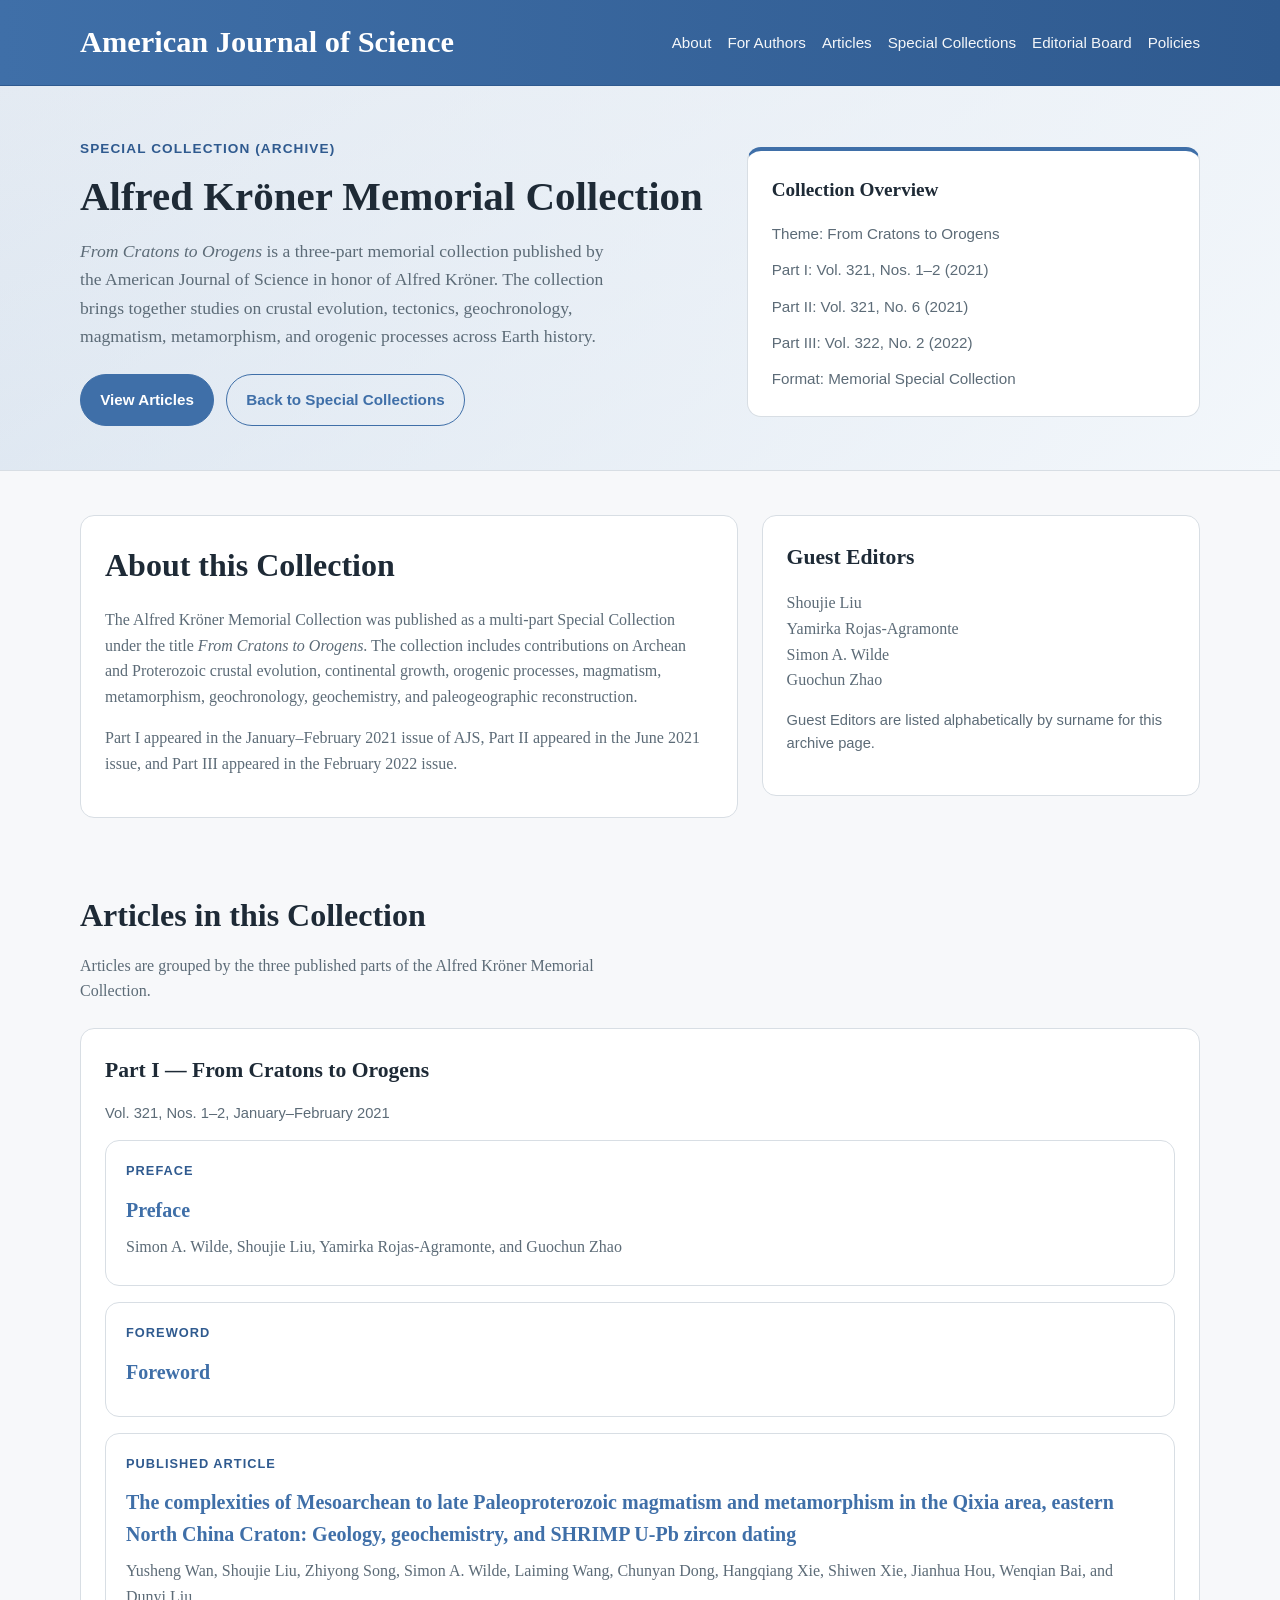
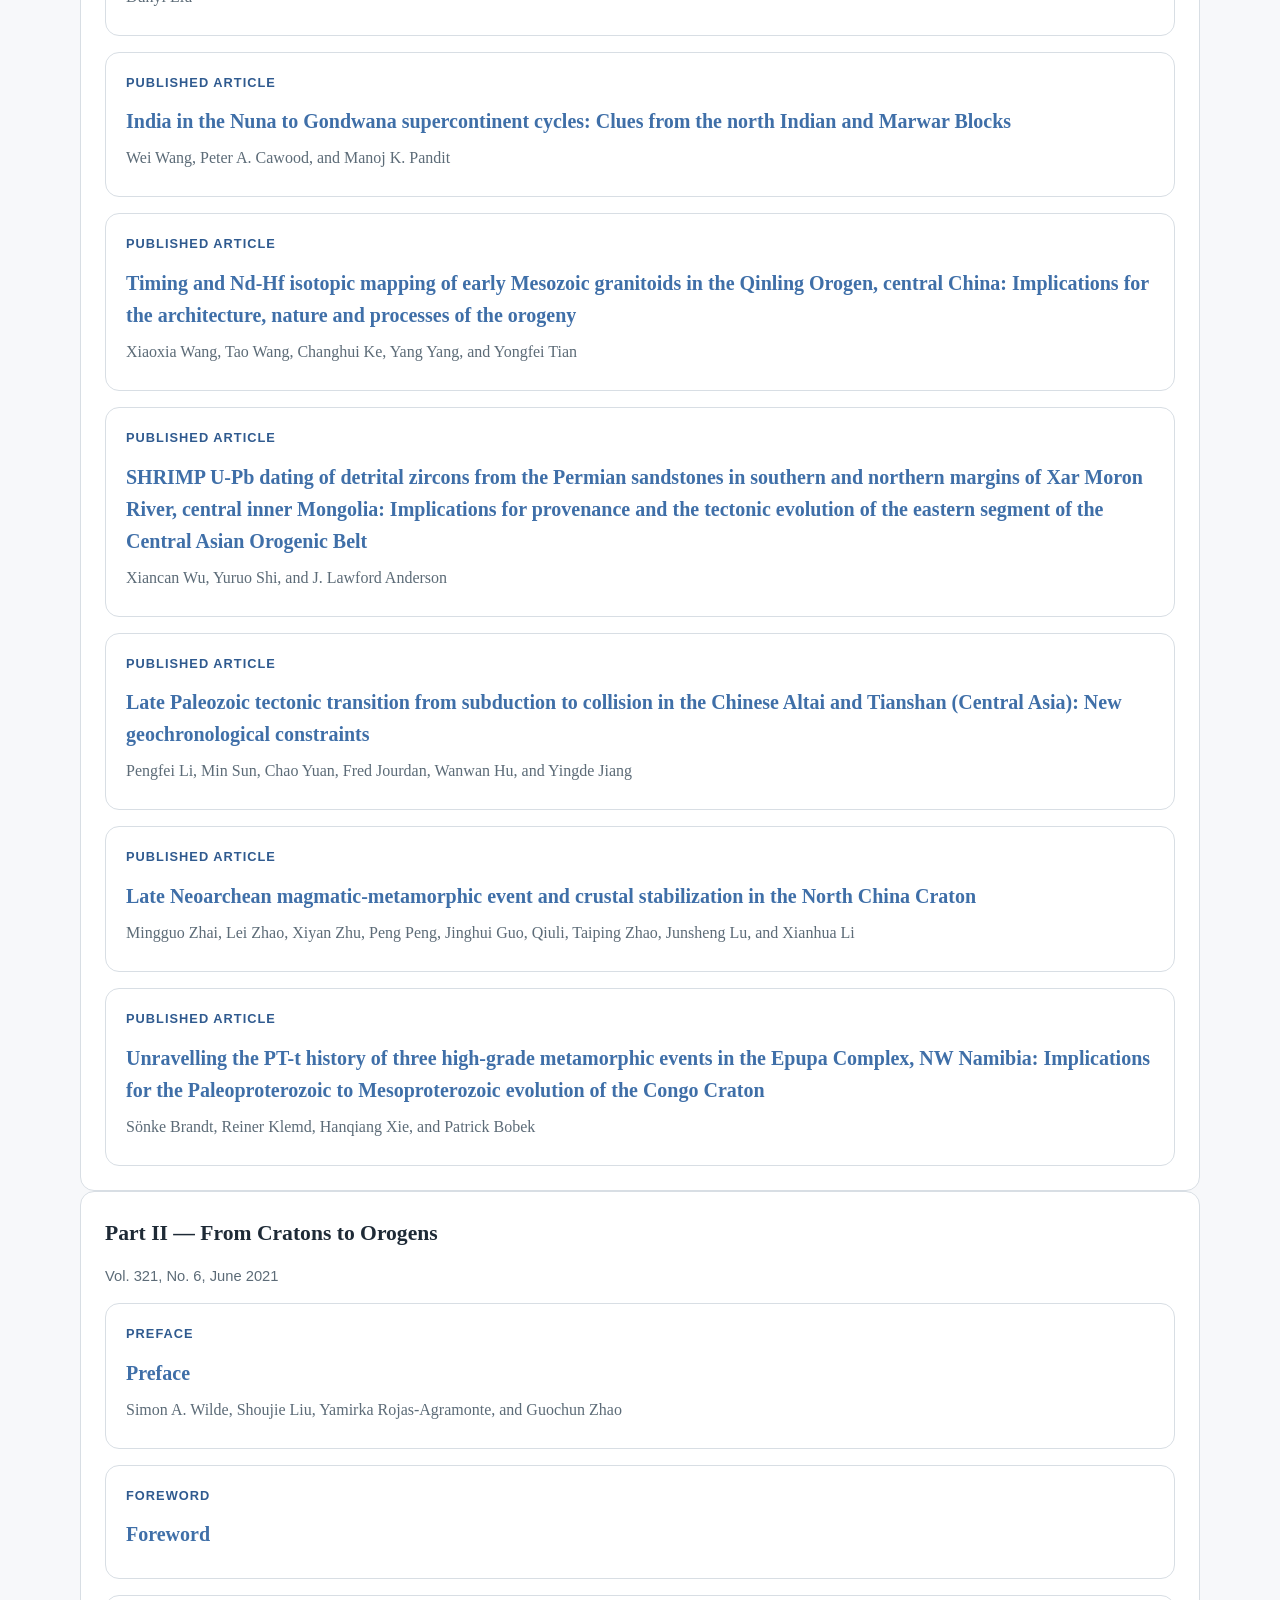
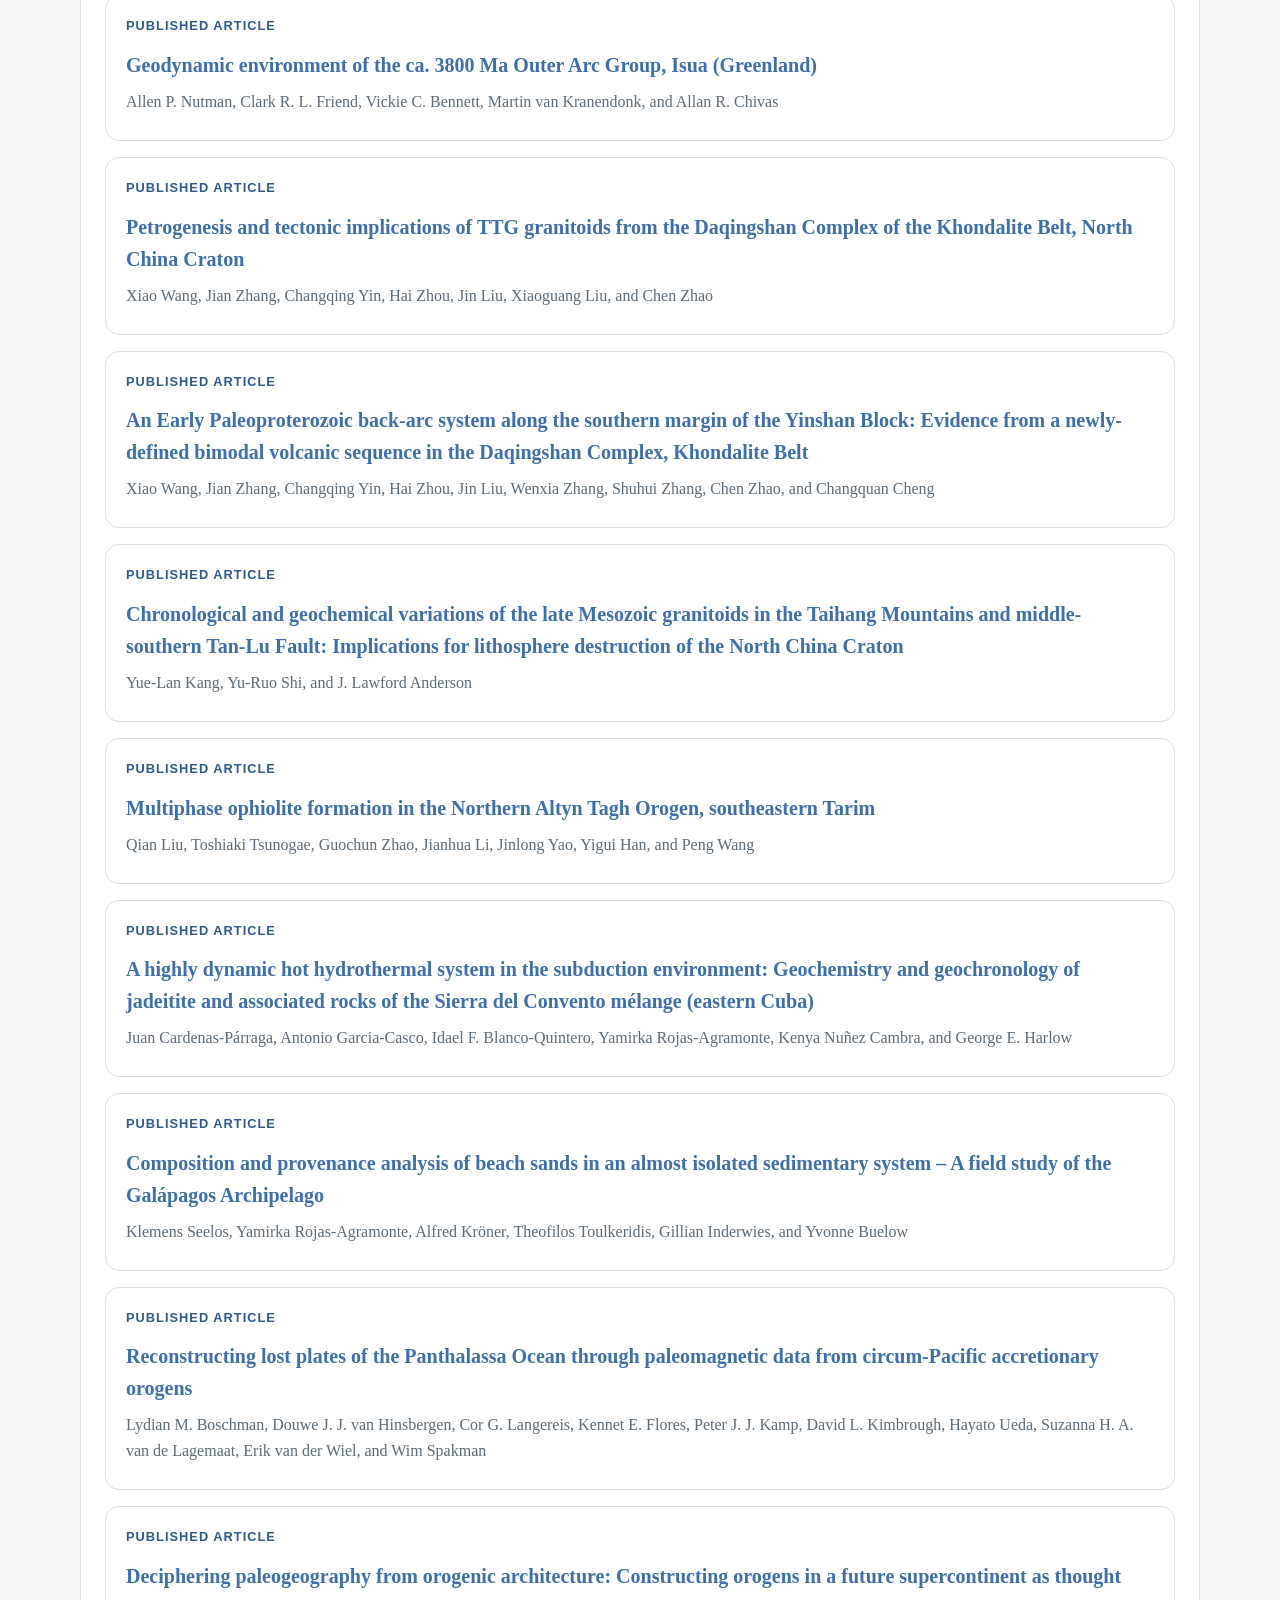
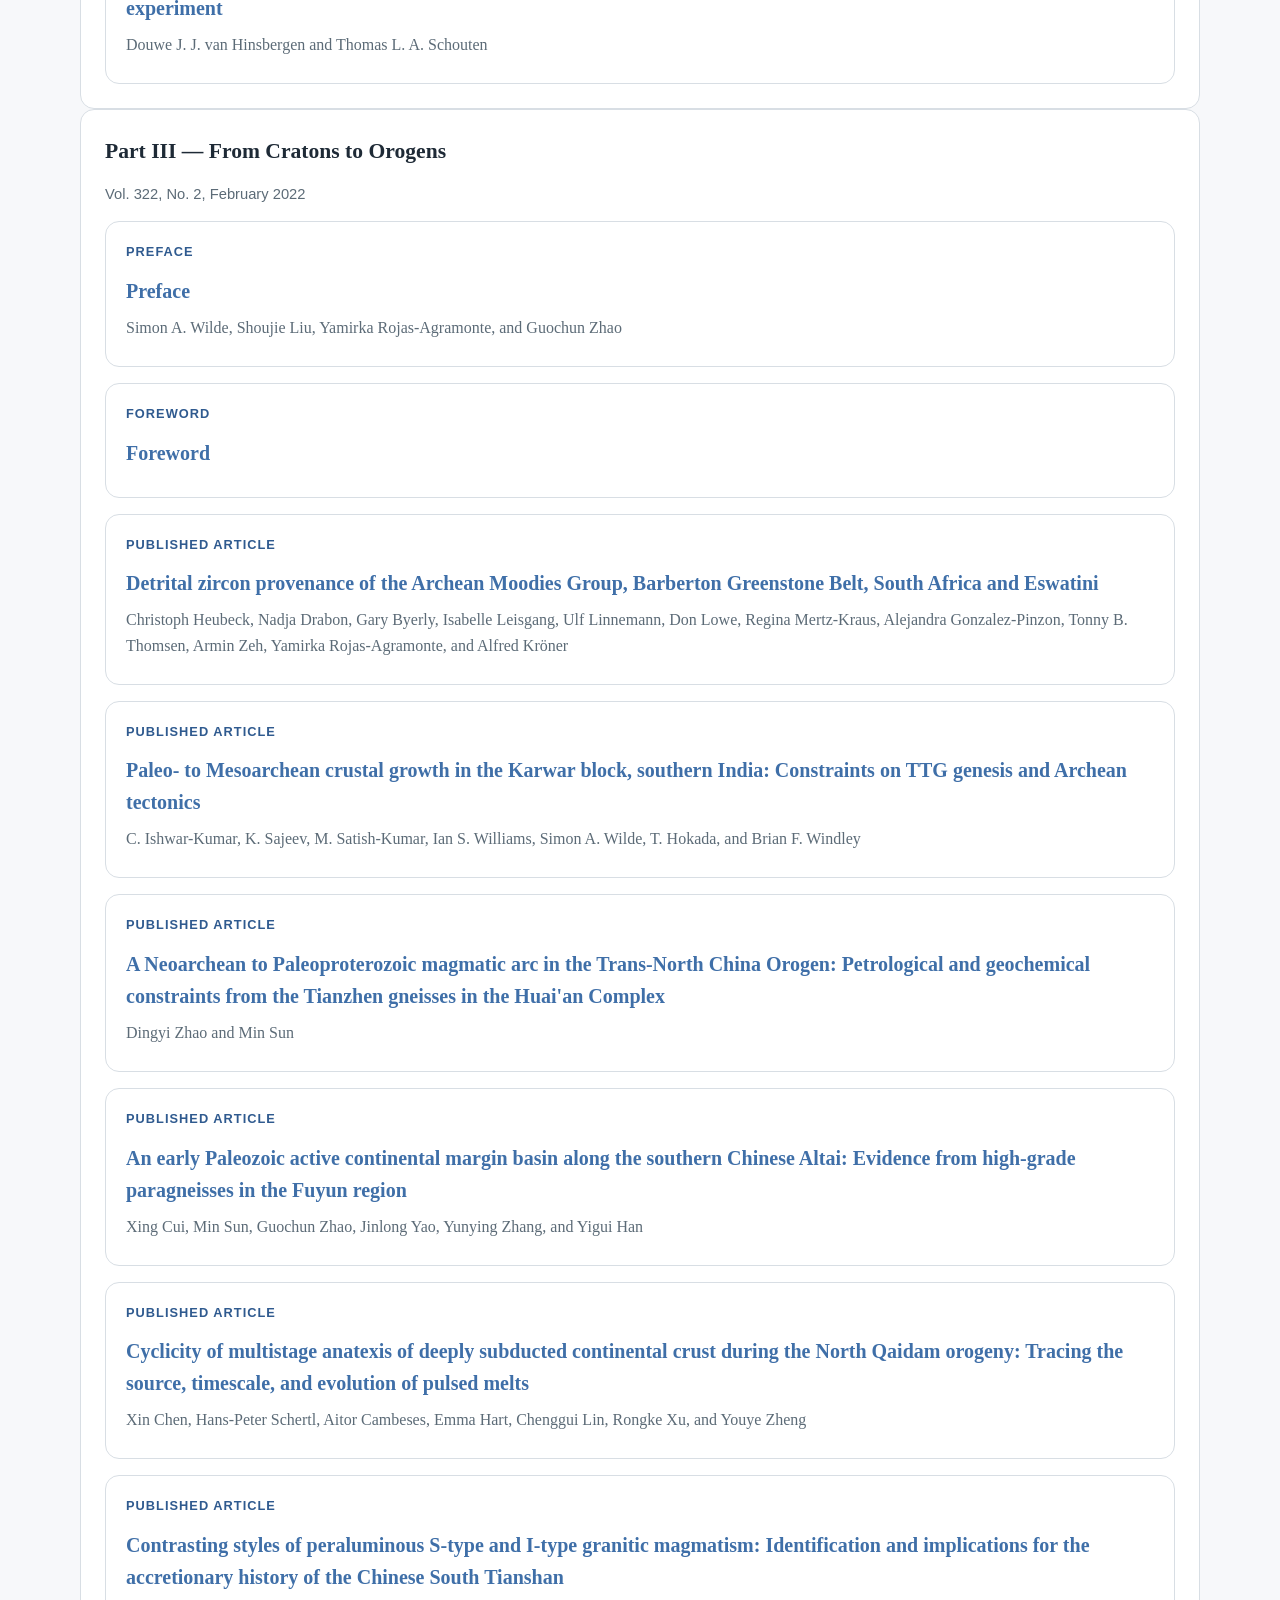
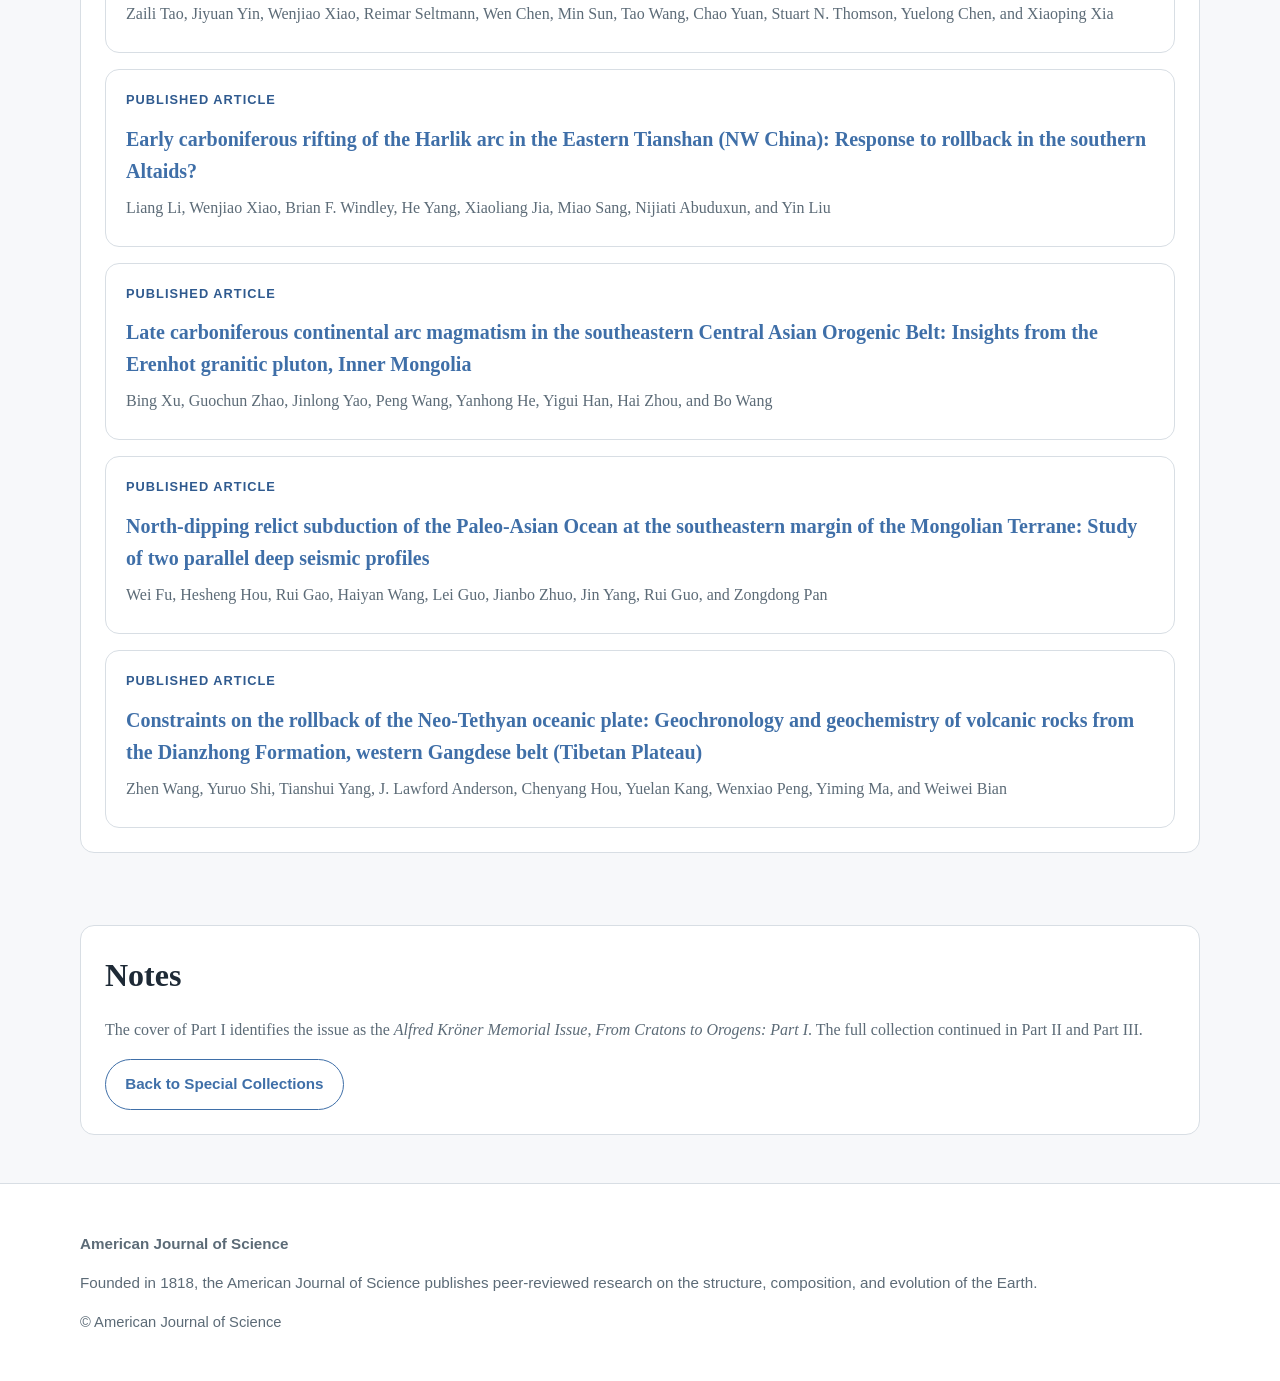
<file: special-collections/kroner-memorial/index.html>
<!DOCTYPE html>
<html lang="en">
<head>
  <meta charset="UTF-8" />
  <meta name="viewport" content="width=device-width, initial-scale=1.0" />
  <title>Alfred Kröner Memorial Collection | American Journal of Science</title>
  <meta
    name="description"
    content="Explore the Alfred Kröner Memorial Collection, From Cratons to Orogens, published in the American Journal of Science across 2021 and 2022."
  />
  <link rel="stylesheet" href="../../styles.css">
</head>
<body>
  <header>
    <div class="container header-inner">
      <p class="site-title"><a href="/" style="color: inherit; text-decoration: none;">American Journal of Science</a></p>
      <nav aria-label="Primary">
        <ul>
          <li><a href="/about/">About</a></li>
          <li><a href="/for-authors/">For Authors</a></li>
	  <li class="nav-dropdown">
	    <a href="https://ajsonline.org/articles">Articles</a>
	    <ul class="dropdown-menu">
              <li><a href="https://ajsonline.org/articles">Latest Articles</a></li>
              <li><a href="https://ajsonline.org/issues">Issues</a></li>
              <li><a href="https://ajsonline.org/search">Search Articles</a></li>
	    </ul>
	  </li>
          <li><a href="/special-collections/">Special Collections</a></li>
          <li><a href="/editorial-board/">Editorial Board</a></li>
	  <li><a href="/policies/">Policies</a> </li>
        </ul>
      </nav>
    </div>
  </header>

  <section class="hero">
    <div class="container hero-grid">
      <div>
        <div class="eyebrow">Special Collection (Archive)</div>
        <h1>Alfred Kröner Memorial Collection</h1>
        <p>
          <em>From Cratons to Orogens</em> is a three-part memorial collection published by the
          American Journal of Science in honor of Alfred Kröner. The collection brings together
          studies on crustal evolution, tectonics, geochronology, magmatism, metamorphism, and
          orogenic processes across Earth history.
        </p>
        <div class="button-row">
          <a class="button primary" href="#published-articles">View Articles</a>
          <a class="button secondary" href="/special-collections/">Back to Special Collections</a>
        </div>
      </div>

      <aside class="hero-card">
        <h2>Collection Overview</h2>
        <ul class="meta-list">
          <li>Theme: From Cratons to Orogens</li>
          <li>Part I: Vol. 321, Nos. 1–2 (2021)</li>
          <li>Part II: Vol. 321, No. 6 (2021)</li>
          <li>Part III: Vol. 322, No. 2 (2022)</li>
          <li>Format: Memorial Special Collection</li>
        </ul>
      </aside>
    </div>
  </section>

  <main>
    <section>
      <div class="container two-column">
        <div class="panel">
          <h2 class="section-heading">About this Collection</h2>
          <p>
            The Alfred Kröner Memorial Collection was published as a multi-part Special Collection
            under the title <em>From Cratons to Orogens</em>. The collection includes contributions on
            Archean and Proterozoic crustal evolution, continental growth, orogenic processes,
            magmatism, metamorphism, geochronology, geochemistry, and paleogeographic reconstruction.
          </p>
          <p>
            Part I appeared in the January–February 2021 issue of AJS, Part II appeared in the June
            2021 issue, and Part III appeared in the February 2022 issue.
          </p>
        </div>

        <div class="panel">
          <h3>Guest Editors</h3>
          <p>
            Shoujie Liu<br>
            Yamirka Rojas-Agramonte<br>
            Simon A. Wilde<br>
            Guochun Zhao
          </p>
          <p class="small-note">
            Guest Editors are listed alphabetically by surname for this archive page.
          </p>
        </div>
      </div>
    </section>

    <section id="published-articles">
      <div class="container">
        <h2 class="section-heading">Articles in this Collection</h2>
        <p class="section-intro">
          Articles are grouped by the three published parts of the Alfred Kröner Memorial Collection.
        </p>

        <div class="panel">
          <h3>Part I — From Cratons to Orogens</h3>
          <p class="small-note">Vol. 321, Nos. 1–2, January–February 2021</p>
          <div class="articles">
            <article class="article-card">
              <div class="article-meta">Preface</div>
              <h3><a href="https://doi.org/10.2475/01.2021.08">Preface</a></h3>
              <p>Simon A. Wilde, Shoujie Liu, Yamirka Rojas-Agramonte, and Guochun Zhao</p>
            </article>

            <article class="article-card">
              <div class="article-meta">Foreword</div>
              <h3><a href="https://doi.org/10.2475/01.2021.09">Foreword</a></h3>
            </article>

            <article class="article-card">
              <div class="article-meta">Published article</div>
              <h3><a href="https://doi.org/10.2475/01.2021.01">The complexities of Mesoarchean to late Paleoproterozoic magmatism and metamorphism in the Qixia area, eastern North China Craton: Geology, geochemistry, and SHRIMP U-Pb zircon dating</a></h3>
              <p>Yusheng Wan, Shoujie Liu, Zhiyong Song, Simon A. Wilde, Laiming Wang, Chunyan Dong, Hangqiang Xie, Shiwen Xie, Jianhua Hou, Wenqian Bai, and Dunyi Liu</p>
            </article>

            <article class="article-card">
              <div class="article-meta">Published article</div>
              <h3><a href="https://doi.org/10.2475/01.2021.02">India in the Nuna to Gondwana supercontinent cycles: Clues from the north Indian and Marwar Blocks</a></h3>
              <p>Wei Wang, Peter A. Cawood, and Manoj K. Pandit</p>
            </article>

            <article class="article-card">
              <div class="article-meta">Published article</div>
              <h3><a href="https://doi.org/10.2475/01.2021.03">Timing and Nd-Hf isotopic mapping of early Mesozoic granitoids in the Qinling Orogen, central China: Implications for the architecture, nature and processes of the orogeny</a></h3>
              <p>Xiaoxia Wang, Tao Wang, Changhui Ke, Yang Yang, and Yongfei Tian</p>
            </article>

            <article class="article-card">
              <div class="article-meta">Published article</div>
              <h3><a href="https://doi.org/10.2475/01.2021.04">SHRIMP U-Pb dating of detrital zircons from the Permian sandstones in southern and northern margins of Xar Moron River, central inner Mongolia: Implications for provenance and the tectonic evolution of the eastern segment of the Central Asian Orogenic Belt</a></h3>
              <p>Xiancan Wu, Yuruo Shi, and J. Lawford Anderson</p>
            </article>

            <article class="article-card">
              <div class="article-meta">Published article</div>
              <h3><a href="https://doi.org/10.2475/01.2021.05">Late Paleozoic tectonic transition from subduction to collision in the Chinese Altai and Tianshan (Central Asia): New geochronological constraints</a></h3>
              <p>Pengfei Li, Min Sun, Chao Yuan, Fred Jourdan, Wanwan Hu, and Yingde Jiang</p>
            </article>

            <article class="article-card">
              <div class="article-meta">Published article</div>
              <h3><a href="https://doi.org/10.2475/01.2021.06">Late Neoarchean magmatic-metamorphic event and crustal stabilization in the North China Craton</a></h3>
              <p>Mingguo Zhai, Lei Zhao, Xiyan Zhu, Peng Peng, Jinghui Guo, Qiuli, Taiping Zhao, Junsheng Lu, and Xianhua Li</p>
            </article>

            <article class="article-card">
              <div class="article-meta">Published article</div>
              <h3><a href="https://doi.org/10.2475/01.2021.07">Unravelling the PT-t history of three high-grade metamorphic events in the Epupa Complex, NW Namibia: Implications for the Paleoproterozoic to Mesoproterozoic evolution of the Congo Craton</a></h3>
              <p>Sönke Brandt, Reiner Klemd, Hanqiang Xie, and Patrick Bobek</p>
            </article>
          </div>
        </div>

        <div class="panel">
          <h3>Part II — From Cratons to Orogens</h3>
          <p class="small-note">Vol. 321, No. 6, June 2021</p>
          <div class="articles">
            <article class="article-card">
              <div class="article-meta">Preface</div>
              <h3><a href="https://doi.org/10.2475/06.2021.10">Preface</a></h3>
              <p>Simon A. Wilde, Shoujie Liu, Yamirka Rojas-Agramonte, and Guochun Zhao</p>
            </article>

            <article class="article-card">
              <div class="article-meta">Foreword</div>
              <h3><a href="https://doi.org/10.2475/06.2021.11">Foreword</a></h3>
            </article>

            <article class="article-card">
              <div class="article-meta">Published article</div>
              <h3><a href="https://doi.org/10.2475/06.2021.01">Geodynamic environment of the ca. 3800 Ma Outer Arc Group, Isua (Greenland)</a></h3>
              <p>Allen P. Nutman, Clark R. L. Friend, Vickie C. Bennett, Martin van Kranendonk, and Allan R. Chivas</p>
            </article>

            <article class="article-card">
              <div class="article-meta">Published article</div>
              <h3><a href="https://doi.org/10.2475/06.2021.02">Petrogenesis and tectonic implications of TTG granitoids from the Daqingshan Complex of the Khondalite Belt, North China Craton</a></h3>
              <p>Xiao Wang, Jian Zhang, Changqing Yin, Hai Zhou, Jin Liu, Xiaoguang Liu, and Chen Zhao</p>
            </article>

            <article class="article-card">
              <div class="article-meta">Published article</div>
              <h3><a href="https://doi.org/10.2475/06.2021.03">An Early Paleoproterozoic back-arc system along the southern margin of the Yinshan Block: Evidence from a newly-defined bimodal volcanic sequence in the Daqingshan Complex, Khondalite Belt</a></h3>
              <p>Xiao Wang, Jian Zhang, Changqing Yin, Hai Zhou, Jin Liu, Wenxia Zhang, Shuhui Zhang, Chen Zhao, and Changquan Cheng</p>
            </article>

            <article class="article-card">
              <div class="article-meta">Published article</div>
              <h3><a href="https://doi.org/10.2475/06.2021.04">Chronological and geochemical variations of the late Mesozoic granitoids in the Taihang Mountains and middle-southern Tan-Lu Fault: Implications for lithosphere destruction of the North China Craton</a></h3>
              <p>Yue-Lan Kang, Yu-Ruo Shi, and J. Lawford Anderson</p>
            </article>

            <article class="article-card">
              <div class="article-meta">Published article</div>
              <h3><a href="https://doi.org/10.2475/06.2021.05">Multiphase ophiolite formation in the Northern Altyn Tagh Orogen, southeastern Tarim</a></h3>
              <p>Qian Liu, Toshiaki Tsunogae, Guochun Zhao, Jianhua Li, Jinlong Yao, Yigui Han, and Peng Wang</p>
            </article>

            <article class="article-card">
              <div class="article-meta">Published article</div>
              <h3><a href="https://doi.org/10.2475/06.2021.06">A highly dynamic hot hydrothermal system in the subduction environment: Geochemistry and geochronology of jadeitite and associated rocks of the Sierra del Convento mélange (eastern Cuba)</a></h3>
              <p>Juan Cardenas-Párraga, Antonio Garcia-Casco, Idael F. Blanco-Quintero, Yamirka Rojas-Agramonte, Kenya Nuñez Cambra, and George E. Harlow</p>
            </article>

            <article class="article-card">
              <div class="article-meta">Published article</div>
              <h3><a href="https://doi.org/10.2475/05.2021.04">Composition and provenance analysis of beach sands in an almost isolated sedimentary system – A field study of the Galápagos Archipelago</a></h3>
              <p>Klemens Seelos, Yamirka Rojas-Agramonte, Alfred Kröner, Theofilos Toulkeridis, Gillian Inderwies, and Yvonne Buelow</p>
            </article>

            <article class="article-card">
              <div class="article-meta">Published article</div>
              <h3><a href="https://doi.org/10.2475/06.2021.08">Reconstructing lost plates of the Panthalassa Ocean through paleomagnetic data from circum-Pacific accretionary orogens</a></h3>
              <p>Lydian M. Boschman, Douwe J. J. van Hinsbergen, Cor G. Langereis, Kennet E. Flores, Peter J. J. Kamp, David L. Kimbrough, Hayato Ueda, Suzanna H. A. van de Lagemaat, Erik van der Wiel, and Wim Spakman</p>
            </article>

            <article class="article-card">
              <div class="article-meta">Published article</div>
              <h3><a href="https://doi.org/10.2475/06.2021.09">Deciphering paleogeography from orogenic architecture: Constructing orogens in a future supercontinent as thought experiment</a></h3>
              <p>Douwe J. J. van Hinsbergen and Thomas L. A. Schouten</p>
            </article>
          </div>
        </div>

        <div class="panel">
          <h3>Part III — From Cratons to Orogens</h3>
          <p class="small-note">Vol. 322, No. 2, February 2022</p>
          <div class="articles">
            <article class="article-card">
              <div class="article-meta">Preface</div>
              <h3><a href="https://doi.org/10.2475/02.2022.11">Preface</a></h3>
              <p>Simon A. Wilde, Shoujie Liu, Yamirka Rojas-Agramonte, and Guochun Zhao</p>
            </article>

            <article class="article-card">
              <div class="article-meta">Foreword</div>
              <h3><a href="https://doi.org/10.2475/02.2022.12">Foreword</a></h3>
            </article>

            <article class="article-card">
              <div class="article-meta">Published article</div>
              <h3><a href="https://doi.org/10.2475/02.2022.01">Detrital zircon provenance of the Archean Moodies Group, Barberton Greenstone Belt, South Africa and Eswatini</a></h3>
              <p>Christoph Heubeck, Nadja Drabon, Gary Byerly, Isabelle Leisgang, Ulf Linnemann, Don Lowe, Regina Mertz-Kraus, Alejandra Gonzalez-Pinzon, Tonny B. Thomsen, Armin Zeh, Yamirka Rojas-Agramonte, and Alfred Kröner</p>
            </article>

            <article class="article-card">
              <div class="article-meta">Published article</div>
              <h3><a href="https://doi.org/10.2475/02.2022.02">Paleo- to Mesoarchean crustal growth in the Karwar block, southern India: Constraints on TTG genesis and Archean tectonics</a></h3>
              <p>C. Ishwar-Kumar, K. Sajeev, M. Satish-Kumar, Ian S. Williams, Simon A. Wilde, T. Hokada, and Brian F. Windley</p>
            </article>

            <article class="article-card">
              <div class="article-meta">Published article</div>
              <h3><a href="https://doi.org/10.2475/02.2022.03">A Neoarchean to Paleoproterozoic magmatic arc in the Trans-North China Orogen: Petrological and geochemical constraints from the Tianzhen gneisses in the Huai'an Complex</a></h3>
              <p>Dingyi Zhao and Min Sun</p>
            </article>

            <article class="article-card">
              <div class="article-meta">Published article</div>
              <h3><a href="https://doi.org/10.2475/02.2022.04">An early Paleozoic active continental margin basin along the southern Chinese Altai: Evidence from high-grade paragneisses in the Fuyun region</a></h3>
              <p>Xing Cui, Min Sun, Guochun Zhao, Jinlong Yao, Yunying Zhang, and Yigui Han</p>
            </article>

            <article class="article-card">
              <div class="article-meta">Published article</div>
              <h3><a href="https://doi.org/10.2475/02.2022.05">Cyclicity of multistage anatexis of deeply subducted continental crust during the North Qaidam orogeny: Tracing the source, timescale, and evolution of pulsed melts</a></h3>
              <p>Xin Chen, Hans-Peter Schertl, Aitor Cambeses, Emma Hart, Chenggui Lin, Rongke Xu, and Youye Zheng</p>
            </article>

            <article class="article-card">
              <div class="article-meta">Published article</div>
              <h3><a href="https://doi.org/10.2475/02.2022.06">Contrasting styles of peraluminous S-type and I-type granitic magmatism: Identification and implications for the accretionary history of the Chinese South Tianshan</a></h3>
              <p>Zaili Tao, Jiyuan Yin, Wenjiao Xiao, Reimar Seltmann, Wen Chen, Min Sun, Tao Wang, Chao Yuan, Stuart N. Thomson, Yuelong Chen, and Xiaoping Xia</p>
            </article>

            <article class="article-card">
              <div class="article-meta">Published article</div>
              <h3><a href="https://doi.org/10.2475/02.2022.07">Early carboniferous rifting of the Harlik arc in the Eastern Tianshan (NW China): Response to rollback in the southern Altaids?</a></h3>
              <p>Liang Li, Wenjiao Xiao, Brian F. Windley, He Yang, Xiaoliang Jia, Miao Sang, Nijiati Abuduxun, and Yin Liu</p>
            </article>

            <article class="article-card">
              <div class="article-meta">Published article</div>
              <h3><a href="https://doi.org/10.2475/02.2022.08">Late carboniferous continental arc magmatism in the southeastern Central Asian Orogenic Belt: Insights from the Erenhot granitic pluton, Inner Mongolia</a></h3>
              <p>Bing Xu, Guochun Zhao, Jinlong Yao, Peng Wang, Yanhong He, Yigui Han, Hai Zhou, and Bo Wang</p>
            </article>

            <article class="article-card">
              <div class="article-meta">Published article</div>
              <h3><a href="https://doi.org/10.2475/02.2022.09">North-dipping relict subduction of the Paleo-Asian Ocean at the southeastern margin of the Mongolian Terrane: Study of two parallel deep seismic profiles</a></h3>
              <p>Wei Fu, Hesheng Hou, Rui Gao, Haiyan Wang, Lei Guo, Jianbo Zhuo, Jin Yang, Rui Guo, and Zongdong Pan</p>
            </article>

            <article class="article-card">
              <div class="article-meta">Published article</div>
              <h3><a href="https://doi.org/10.2475/02.2022.10">Constraints on the rollback of the Neo-Tethyan oceanic plate: Geochronology and geochemistry of volcanic rocks from the Dianzhong Formation, western Gangdese belt (Tibetan Plateau)</a></h3>
              <p>Zhen Wang, Yuruo Shi, Tianshui Yang, J. Lawford Anderson, Chenyang Hou, Yuelan Kang, Wenxiao Peng, Yiming Ma, and Weiwei Bian</p>
            </article>
          </div>
        </div>
      </div>
    </section>

    <section>
      <div class="container">
        <div class="panel">
          <h2 class="section-heading">Notes</h2>
          <p>
            The cover of Part I identifies the issue as the <em>Alfred Kröner Memorial Issue</em>,
            <em>From Cratons to Orogens: Part I</em>. The full collection continued in Part II and Part III.
          </p>
          <div class="button-row">
            <a class="button secondary" href="/special-collections/">Back to Special Collections</a>
          </div>
        </div>
      </div>
    </section>
  </main>

<footer>
  <div class="container">
    <p><strong>American Journal of Science</strong></p>

    <p>
      Founded in 1818, the American Journal of Science publishes peer-reviewed research
      on the structure, composition, and evolution of the Earth.
    </p>

    <p class="small-note">
      © American Journal of Science
    </p>
  </div>
</footer>
 <button id="back-to-top" type="button">↑ Back to Top</button>
<script src="../../script.js"></script>
</body>
</html>
</file>
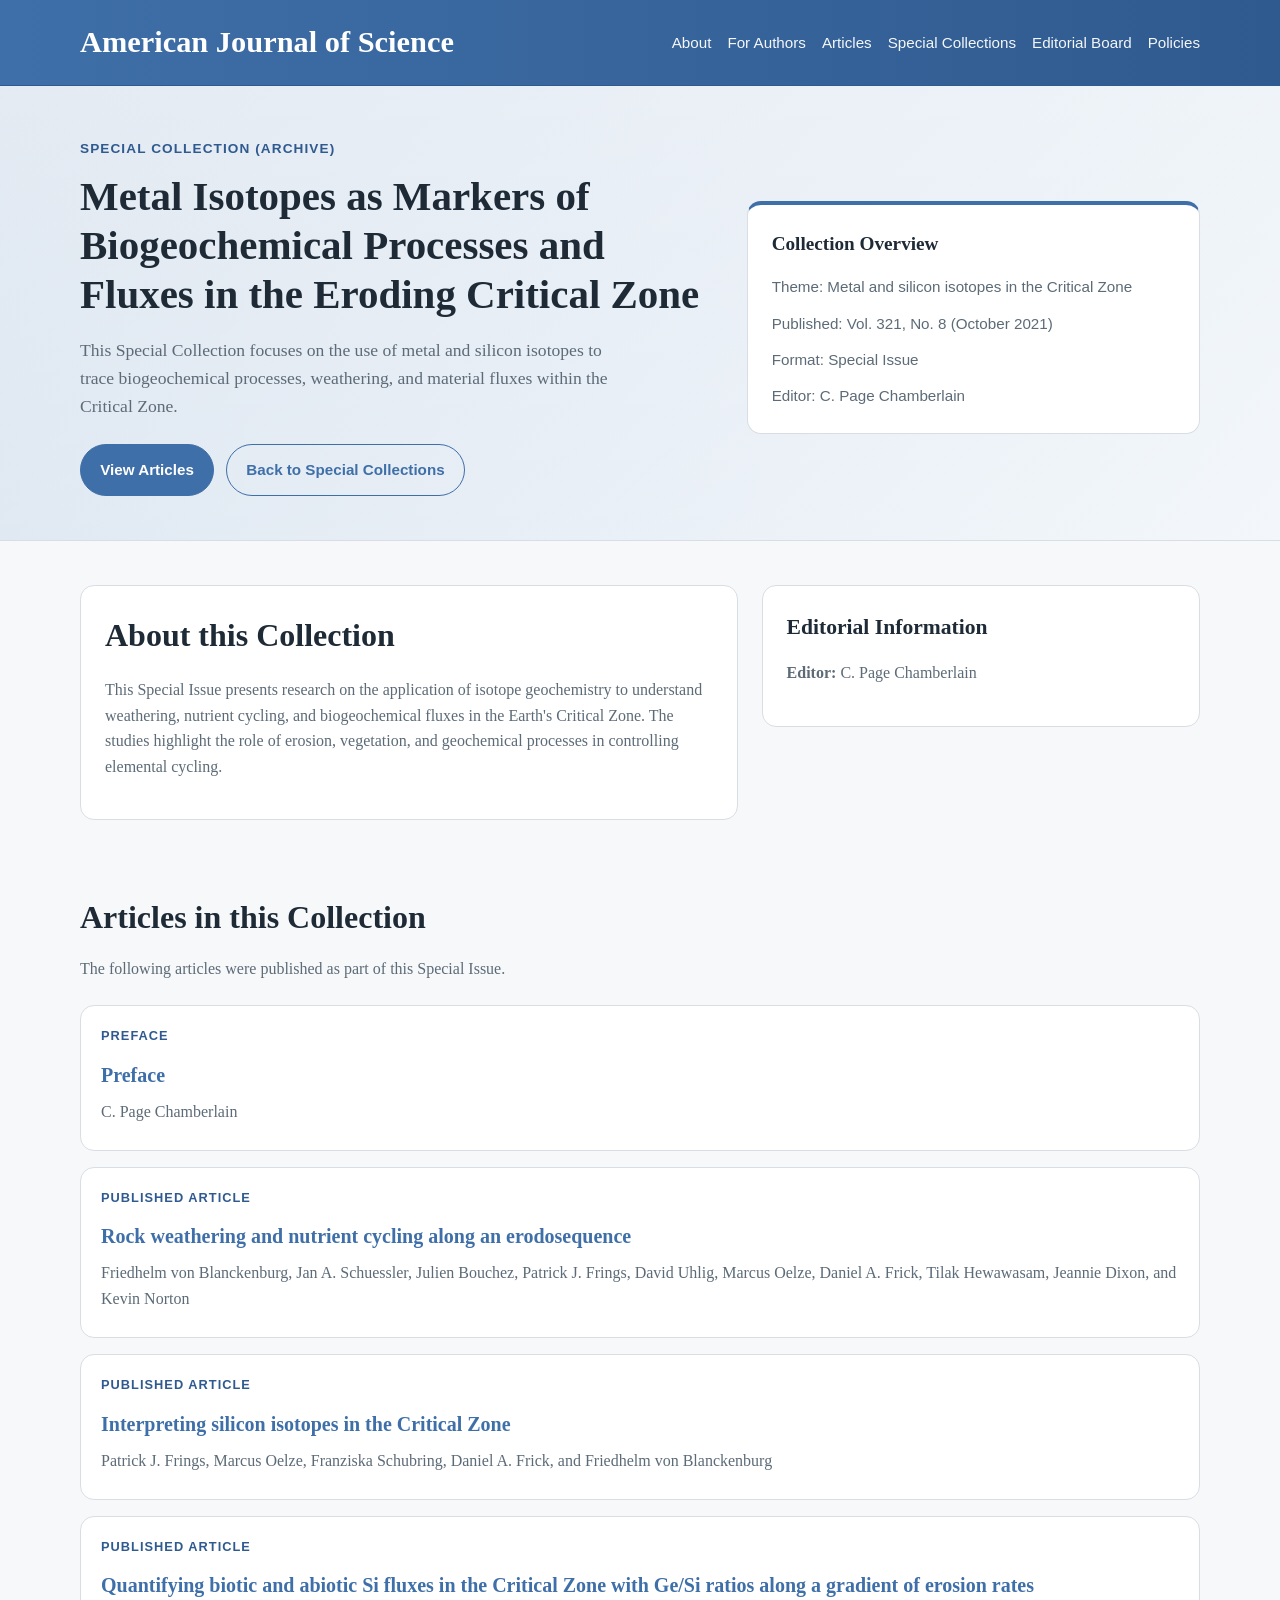
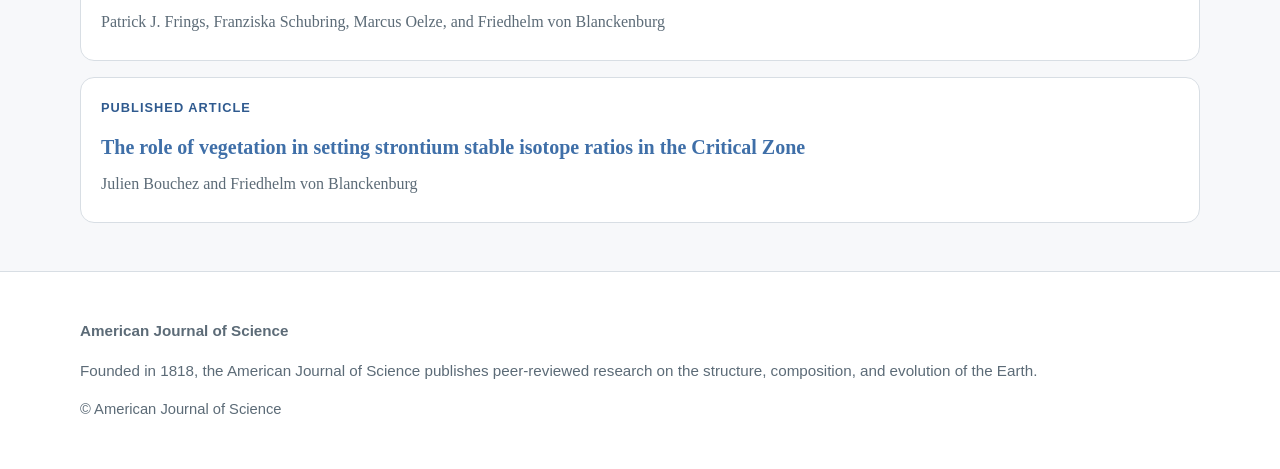
<file: special-collections/metal-isotopes/index.html>
<!DOCTYPE html>
<html lang="en">
<head>
  <meta charset="UTF-8" />
  <meta name="viewport" content="width=device-width, initial-scale=1.0" />
  <title>Metal Isotopes in the Critical Zone | Special Collection | American Journal of Science</title>
  <meta
    name="description"
    content="Special Collection on metal isotopes as markers of biogeochemical processes and fluxes in the eroding Critical Zone."
  />
  <link rel="stylesheet" href="../../styles.css">
</head>
<body>
  <header>
    <div class="container header-inner">
      <p class="site-title"><a href="/" style="color: inherit; text-decoration: none;">American Journal of Science</a></p>
      <nav aria-label="Primary">
        <ul>
          <li><a href="/about/">About</a></li>
          <li><a href="/for-authors/">For Authors</a></li>
	  <li class="nav-dropdown">
	    <a href="https://ajsonline.org/articles">Articles</a>
	    <ul class="dropdown-menu">
              <li><a href="https://ajsonline.org/articles">Latest Articles</a></li>
              <li><a href="https://ajsonline.org/issues">Issues</a></li>
              <li><a href="https://ajsonline.org/search">Search Articles</a></li>
	    </ul>
	  </li>
          <li><a href="/special-collections/">Special Collections</a></li>
          <li><a href="/editorial-board/">Editorial Board</a></li>
          <li><a href="/policies/">Policies</a></li>
        </ul>
      </nav>
    </div>
  </header>

  <section class="hero">
    <div class="container hero-grid">
      <div>
        <div class="eyebrow">Special Collection (Archive)</div>
        <h1>Metal Isotopes as Markers of Biogeochemical Processes and Fluxes in the Eroding Critical Zone</h1>
        <p>
          This Special Collection focuses on the use of metal and silicon isotopes to trace
          biogeochemical processes, weathering, and material fluxes within the Critical Zone.
        </p>
        <div class="button-row">
          <a class="button primary" href="#published-articles">View Articles</a>
          <a class="button secondary" href="/special-collections/">Back to Special Collections</a>
        </div>
      </div>

      <aside class="hero-card">
        <h2>Collection Overview</h2>
        <ul class="meta-list">
          <li>Theme: Metal and silicon isotopes in the Critical Zone</li>
          <li>Published: Vol. 321, No. 8 (October 2021)</li>
          <li>Format: Special Issue</li>
          <li>Editor: C. Page Chamberlain</li>
        </ul>
      </aside>
    </div>
  </section>

  <main>
    <section>
      <div class="container two-column">
        <div class="panel">
          <h2 class="section-heading">About this Collection</h2>
          <p>
            This Special Issue presents research on the application of isotope geochemistry
            to understand weathering, nutrient cycling, and biogeochemical fluxes in the
            Earth's Critical Zone. The studies highlight the role of erosion, vegetation,
            and geochemical processes in controlling elemental cycling.
          </p>
        </div>

        <div class="panel">
          <h3>Editorial Information</h3>
          <p><strong>Editor:</strong> C. Page Chamberlain</p>
        </div>
      </div>
    </section>

    <section id="published-articles">
      <div class="container">
        <h2 class="section-heading">Articles in this Collection</h2>
        <p class="section-intro">
          The following articles were published as part of this Special Issue.
        </p>

        <div class="articles">

          <article class="article-card">
            <div class="article-meta">Preface</div>
            <h3><a href="https://doi.org/10.2475/08.2021.05">Preface</a></h3>
            <p>C. Page Chamberlain</p>
          </article>

          <article class="article-card">
            <div class="article-meta">Published article</div>
            <h3><a href="https://doi.org/10.2475/08.2021.01">Rock weathering and nutrient cycling along an erodosequence</a></h3>
            <p>Friedhelm von Blanckenburg, Jan A. Schuessler, Julien Bouchez, Patrick J. Frings, David Uhlig, Marcus Oelze, Daniel A. Frick, Tilak Hewawasam, Jeannie Dixon, and Kevin Norton</p>
          </article>

          <article class="article-card">
            <div class="article-meta">Published article</div>
            <h3><a href="https://doi.org/10.2475/08.2021.02">Interpreting silicon isotopes in the Critical Zone</a></h3>
            <p>Patrick J. Frings, Marcus Oelze, Franziska Schubring, Daniel A. Frick, and Friedhelm von Blanckenburg</p>
          </article>

          <article class="article-card">
            <div class="article-meta">Published article</div>
            <h3><a href="https://doi.org/10.2475/08.2021.03">Quantifying biotic and abiotic Si fluxes in the Critical Zone with Ge/Si ratios along a gradient of erosion rates</a></h3>
            <p>Patrick J. Frings, Franziska Schubring, Marcus Oelze, and Friedhelm von Blanckenburg</p>
          </article>

          <article class="article-card">
            <div class="article-meta">Published article</div>
            <h3><a href="https://doi.org/10.2475/08.2021.04">The role of vegetation in setting strontium stable isotope ratios in the Critical Zone</a></h3>
            <p>Julien Bouchez and Friedhelm von Blanckenburg</p>
          </article>

        </div>
      </div>
    </section>

  </main>

<footer>
  <div class="container">
    <p><strong>American Journal of Science</strong></p>

    <p>
      Founded in 1818, the American Journal of Science publishes peer-reviewed research
      on the structure, composition, and evolution of the Earth.
    </p>

    <p class="small-note">
      © American Journal of Science
    </p>
  </div>
</footer>
  <button id="back-to-top" type="button">↑ Back to Top</button>
<script src="../../script.js"></script>
</body>
</html>
</file>
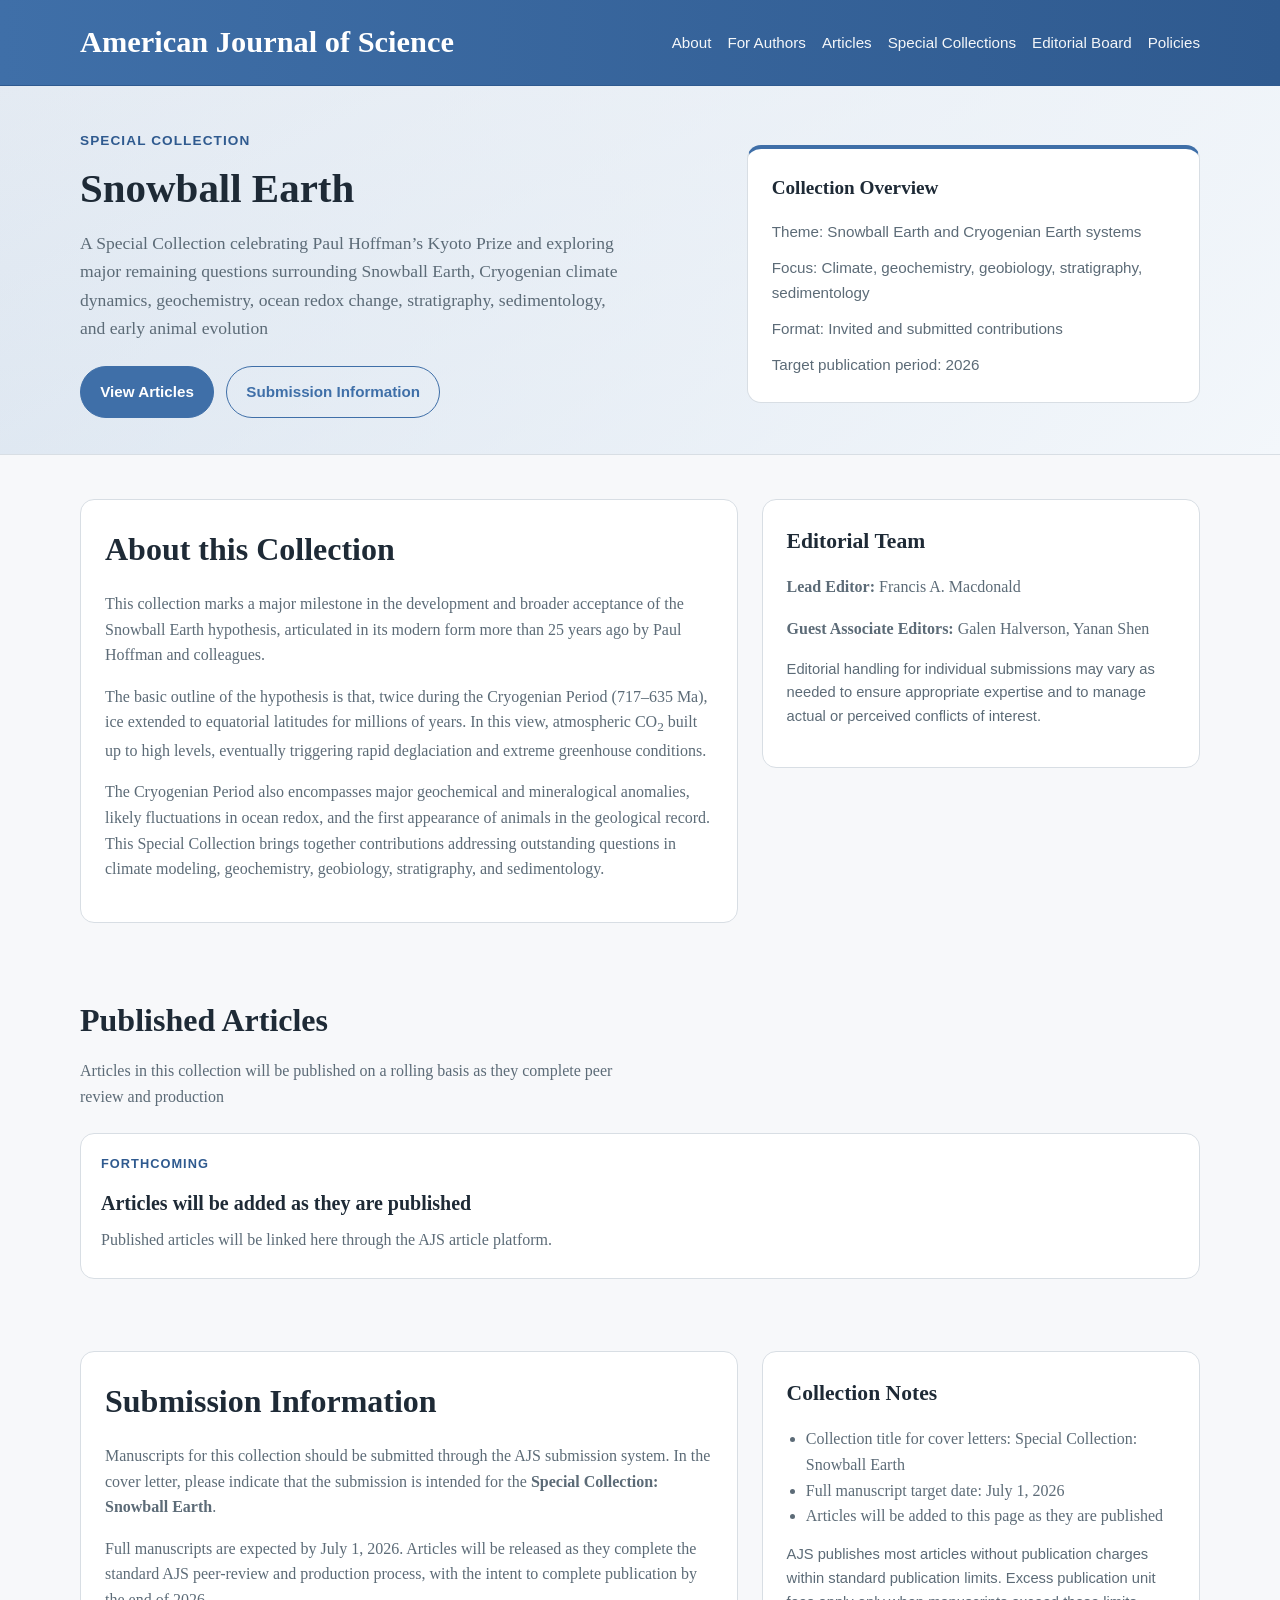
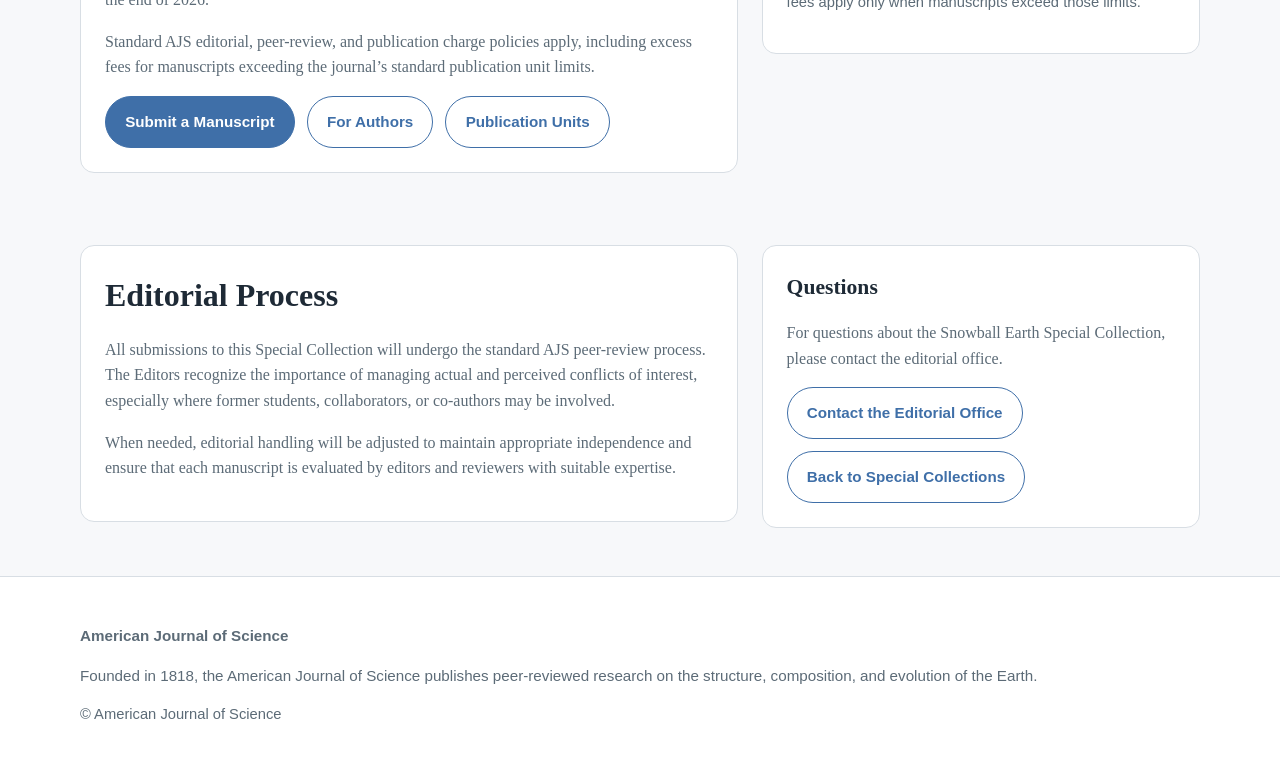
<file: special-collections/snowball-earth/index.html>
<!DOCTYPE html>
<html lang="en">
<head>
  <meta charset="UTF-8" />
  <meta name="viewport" content="width=device-width, initial-scale=1.0" />
  <title>Snowball Earth | Special Collection | American Journal of Science</title>
  <meta
    name="description"
    content="AJS Special Collection on Snowball Earth, celebrating Paul Hoffman’s Kyoto Prize and exploring Cryogenian glaciation, climate dynamics, geochemistry, redox change, and early animal evolution."
  />
  <link rel="stylesheet" href="../../styles.css">
</head>
<body>
  <header>
    <div class="container header-inner">
      <p class="site-title"><a href="/" style="color: inherit; text-decoration: none;">American Journal of Science</a></p>
      <nav aria-label="Primary">
        <ul>
          <li><a href="/about/">About</a></li>
          <li><a href="/for-authors/">For Authors</a></li>
	  <li class="nav-dropdown">
	    <a href="https://ajsonline.org/articles">Articles</a>
	    <ul class="dropdown-menu">
              <li><a href="https://ajsonline.org/articles">Latest Articles</a></li>
              <li><a href="https://ajsonline.org/issues">Issues</a></li>
              <li><a href="https://ajsonline.org/search">Search Articles</a></li>
	    </ul>
	  </li>
          <li><a href="/special-collections/">Special Collections</a></li>
          <li><a href="/editorial-board/">Editorial Board</a></li>
          <li> <a href="/policies/">Policies</a></li>
        </ul>
      </nav>
    </div>
  </header>

  <section class="hero compact-hero">
    <div class="container hero-grid">
      <div>
        <div class="eyebrow">Special Collection</div>
        <h1>Snowball Earth</h1>
        <p>
          A Special Collection celebrating Paul Hoffman’s Kyoto Prize and exploring major remaining
          questions surrounding Snowball Earth, Cryogenian climate dynamics, geochemistry,
          ocean redox change, stratigraphy, sedimentology, and early animal evolution
        </p>
        <div class="button-row">
          <a class="button primary" href="#published-articles">View Articles</a>
          <a class="button secondary" href="#submission-information">Submission Information</a>
        </div>
      </div>

      <aside class="hero-card" aria-label="Collection details">
        <h2>Collection Overview</h2>
        <ul class="meta-list">
          <li>Theme: Snowball Earth and Cryogenian Earth systems</li>
          <li>Focus: Climate, geochemistry, geobiology, stratigraphy, sedimentology</li>
          <li>Format: Invited and submitted contributions</li>
          <li>Target publication period: 2026</li>
        </ul>
      </aside>
    </div>
  </section>

  <main>
    <section>
      <div class="container two-column">
        <div class="panel">
          <h2 class="section-heading">About this Collection</h2>
          <p>
            This collection marks a major milestone in the development and broader acceptance
            of the Snowball Earth hypothesis, articulated in its modern form more than 25 years ago
            by Paul Hoffman and colleagues.
          </p>
          <p>
            The basic outline of the hypothesis is that, twice during the Cryogenian Period
            (717–635 Ma), ice extended to equatorial latitudes for millions of years. In this view,
            atmospheric CO<sub>2</sub> built up to high levels, eventually triggering rapid deglaciation
            and extreme greenhouse conditions.
          </p>
          <p>
            The Cryogenian Period also encompasses major geochemical and mineralogical anomalies,
            likely fluctuations in ocean redox, and the first appearance of animals in the geological record.
            This Special Collection brings together contributions addressing outstanding questions in
            climate modeling, geochemistry, geobiology, stratigraphy, and sedimentology.
          </p>
        </div>

        <div class="panel">
          <h3>Editorial Team</h3>
          <p><strong>Lead Editor:</strong> Francis A. Macdonald</p>
          <p><strong>Guest Associate Editors:</strong> Galen Halverson, Yanan Shen</p>
          <p class="small-note">
            Editorial handling for individual submissions may vary as needed to ensure appropriate expertise
            and to manage actual or perceived conflicts of interest.
          </p>
        </div>
      </div>
    </section>

    <section id="published-articles">
      <div class="container">
        <h2 class="section-heading">Published Articles</h2>
        <p class="section-intro">
          Articles in this collection will be published on a rolling basis as they complete peer review and production
        </p>

        <div class="articles">
          <article class="article-card">
            <div class="article-meta">Forthcoming</div>
            <h3>Articles will be added as they are published</h3>
            <p>
              Published articles will be linked here through the AJS article platform.
            </p>
          </article>
        </div>
      </div>
    </section>

    <section id="submission-information">
      <div class="container two-column">
        <div class="panel">
          <h2 class="section-heading">Submission Information</h2>
          <p>
            Manuscripts for this collection should be submitted through the AJS submission system.
            In the cover letter, please indicate that the submission is intended for the
            <strong>Special Collection: Snowball Earth</strong>.
          </p>
          <p>
            Full manuscripts are expected by July 1, 2026. Articles will be released as they complete
            the standard AJS peer-review and production process, with the intent to complete publication
            by the end of 2026.
          </p>
          <p>
            Standard AJS editorial, peer-review, and publication charge policies apply, including excess
            fees for manuscripts exceeding the journal’s standard publication unit limits.
          </p>
          <div class="button-row">
            <a class="button primary" href="https://ajs.manuscriptmanager.net/">Submit a Manuscript</a>
            <a class="button secondary" href="/for-authors/">For Authors</a>
            <a class="button secondary" href="/for-authors/#paper-length">Publication Units</a>
          </div>
        </div>

        <div class="panel">
          <h3>Collection Notes</h3>
          <ul>
            <li>Collection title for cover letters: Special Collection: Snowball Earth</li>
            <li>Full manuscript target date: July 1, 2026</li>
            <li>Articles will be added to this page as they are published</li>
          </ul>
          <p class="small-note">
            AJS publishes most articles without publication charges within standard publication limits.
            Excess publication unit fees apply only when manuscripts exceed those limits.
          </p>
        </div>
      </div>
    </section>

    <section>
      <div class="container two-column">
        <div class="panel">
          <h2 class="section-heading">Editorial Process</h2>
          <p>
            All submissions to this Special Collection will undergo the standard AJS peer-review process.
            The Editors recognize the importance of managing actual and perceived conflicts of interest,
            especially where former students, collaborators, or co-authors may be involved.
          </p>
          <p>
            When needed, editorial handling will be adjusted to maintain appropriate independence and
            ensure that each manuscript is evaluated by editors and reviewers with suitable expertise.
          </p>
        </div>

        <div class="panel">
          <h3>Questions</h3>
          <p>
            For questions about the Snowball Earth Special Collection, please contact the editorial office.
          </p>
          <div class="button-row">
            <a class="button secondary" href="mailto:ajs@yale.edu">Contact the Editorial Office</a>
            <a class="button secondary" href="/special-collections/">Back to Special Collections</a>
          </div>
        </div>
      </div>
    </section>
  </main>

  <footer>
    <div class="container">
      <p><strong>American Journal of Science</strong></p>
      <p>
        Founded in 1818, the American Journal of Science publishes peer-reviewed research
        on the structure, composition, and evolution of the Earth.
      </p>
      <p class="small-note">© American Journal of Science</p>
    </div>
  </footer>

  <button id="back-to-top" type="button">↑ Back to Top</button>
  <script src="../../script.js"></script>
</body>
</html>
</file>
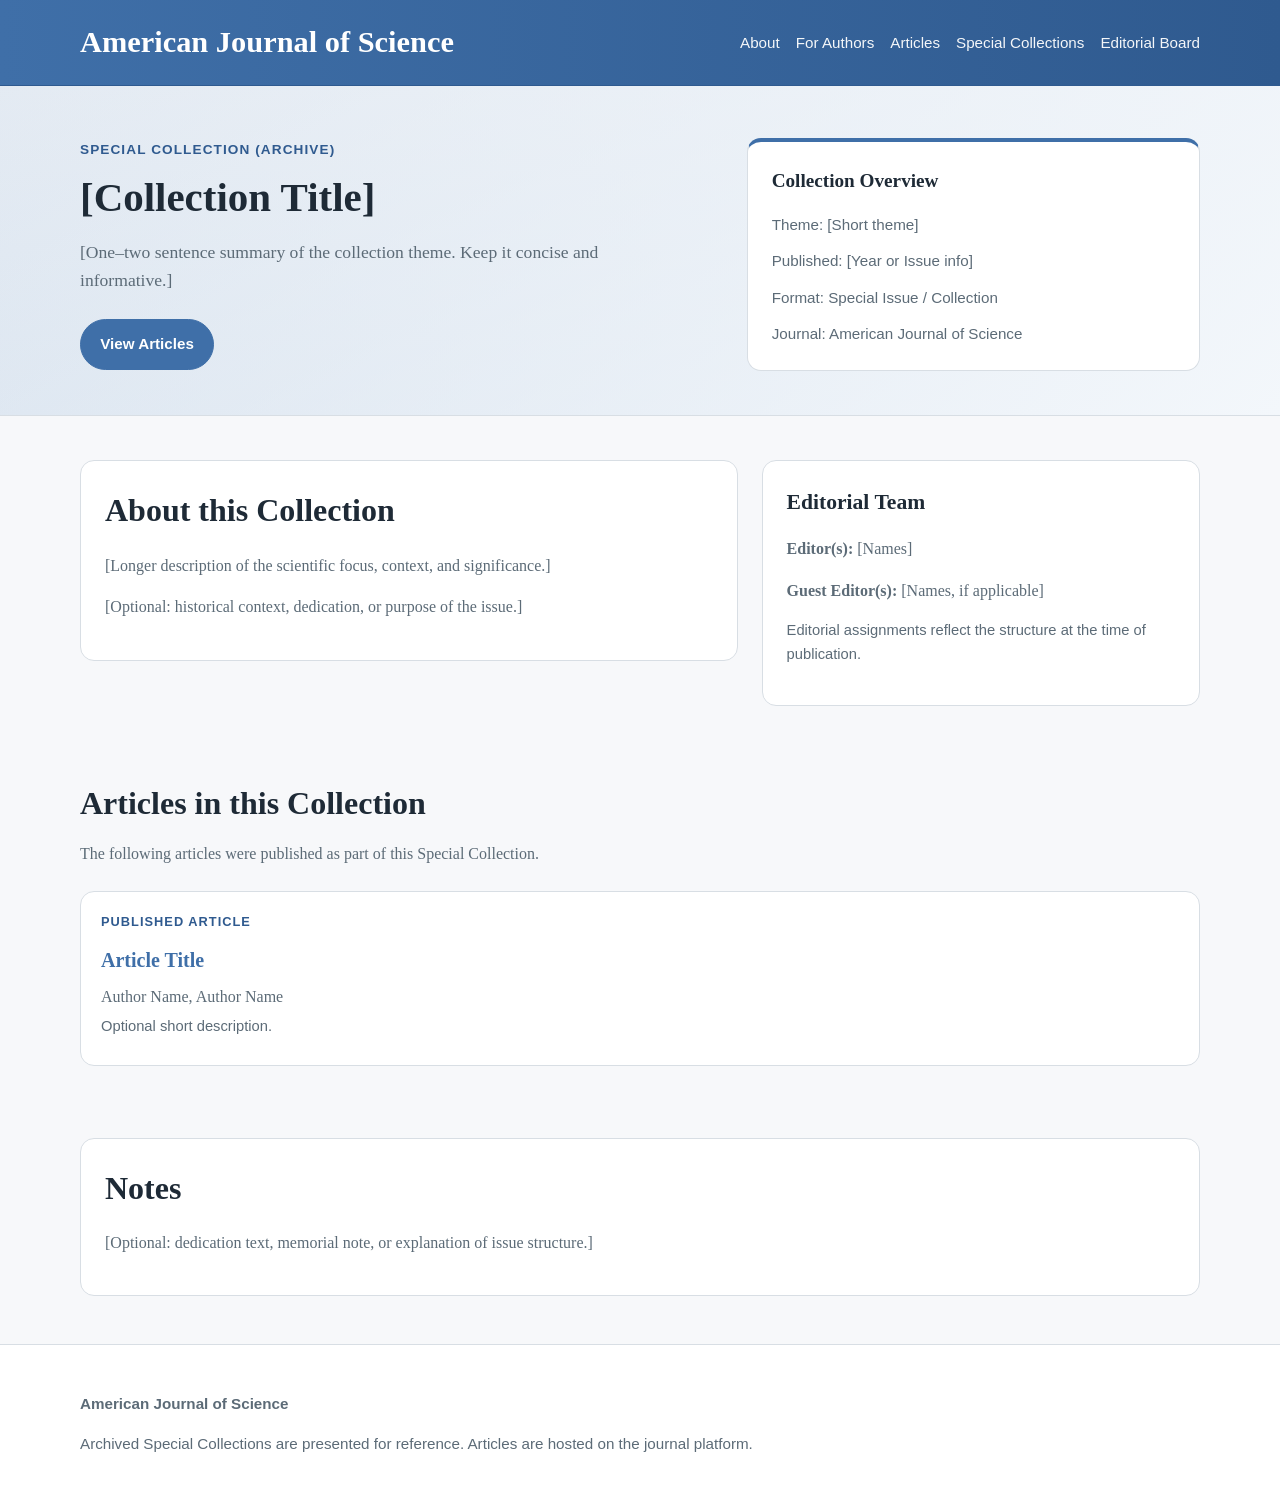
<file: special-collections/archive_template.html>
<!DOCTYPE html>
<html lang="en">
<head>
  <meta charset="UTF-8" />
  <meta name="viewport" content="width=device-width, initial-scale=1.0" />
  <title>[Collection Title] | Special Collection | American Journal of Science</title>
  <meta
    name="description"
    content="Explore the [Collection Title] Special Collection from the American Journal of Science."
  />
  <link rel="stylesheet" href="../../styles.css">
</head>
<body>
  <header>
    <div class="container header-inner">
      <p class="site-title"><a href="/" style="color: inherit; text-decoration: none;">American Journal of Science</a></p>
      <nav aria-label="Primary">
        <ul>
          <li><a href="/about/">About</a></li>
          <li><a href="/for-authors/">For Authors</a></li>
          <li><a href="https://ajsonline.org/articles">Articles</a></li>
          <li><a href="/special-collections/">Special Collections</a></li>
          <li><a href="/editorial-board/">Editorial Board</a></li>
        </ul>
      </nav>
    </div>
  </header>

  <!-- HERO -->
  <section class="hero">
    <div class="container hero-grid">
      <div>
        <div class="eyebrow">Special Collection (Archive)</div>
        <h1>[Collection Title]</h1>
        <p>
          [One–two sentence summary of the collection theme. Keep it concise and informative.]
        </p>
        <div class="button-row">
          <a class="button primary" href="#published-articles">View Articles</a>
        </div>
      </div>

      <aside class="hero-card">
        <h2>Collection Overview</h2>
        <ul class="meta-list">
          <li>Theme: [Short theme]</li>
          <li>Published: [Year or Issue info]</li>
          <li>Format: Special Issue / Collection</li>
          <li>Journal: American Journal of Science</li>
        </ul>
      </aside>
    </div>
  </section>

  <main>
    <!-- ABOUT -->
    <section>
      <div class="container two-column">
        <div class="panel">
          <h2 class="section-heading">About this Collection</h2>
          <p>
            [Longer description of the scientific focus, context, and significance.]
          </p>
          <p>
            [Optional: historical context, dedication, or purpose of the issue.]
          </p>
        </div>

        <div class="panel">
          <h3>Editorial Team</h3>
          <p><strong>Editor(s):</strong> [Names]</p>
          <p><strong>Guest Editor(s):</strong> [Names, if applicable]</p>
          <p class="small-note">
            Editorial assignments reflect the structure at the time of publication.
          </p>
        </div>
      </div>
    </section>

    <!-- ARTICLES -->
    <section id="published-articles">
      <div class="container">
        <h2 class="section-heading">Articles in this Collection</h2>
        <p class="section-intro">
          The following articles were published as part of this Special Collection.
        </p>

        <div class="articles">
          <!-- Repeat block per article -->
          <article class="article-card">
            <div class="article-meta">Published article</div>
            <h3><a href="https://ajsonline.org/article/...">Article Title</a></h3>
            <p>Author Name, Author Name</p>
            <p class="small-note">Optional short description.</p>
          </article>
        </div>
      </div>
    </section>

    <!-- OPTIONAL NOTE FOR SPECIAL ISSUES -->
    <section>
      <div class="container">
        <div class="panel">
          <h2 class="section-heading">Notes</h2>
          <p>
            [Optional: dedication text, memorial note, or explanation of issue structure.]
          </p>
        </div>
      </div>
    </section>
  </main>

  <footer>
    <div class="container">
      <p><strong>American Journal of Science</strong></p>
      <p>
        Archived Special Collections are presented for reference. Articles are hosted on the journal platform.
      </p>
    </div>
  </footer>
</body>
</html>
</file>
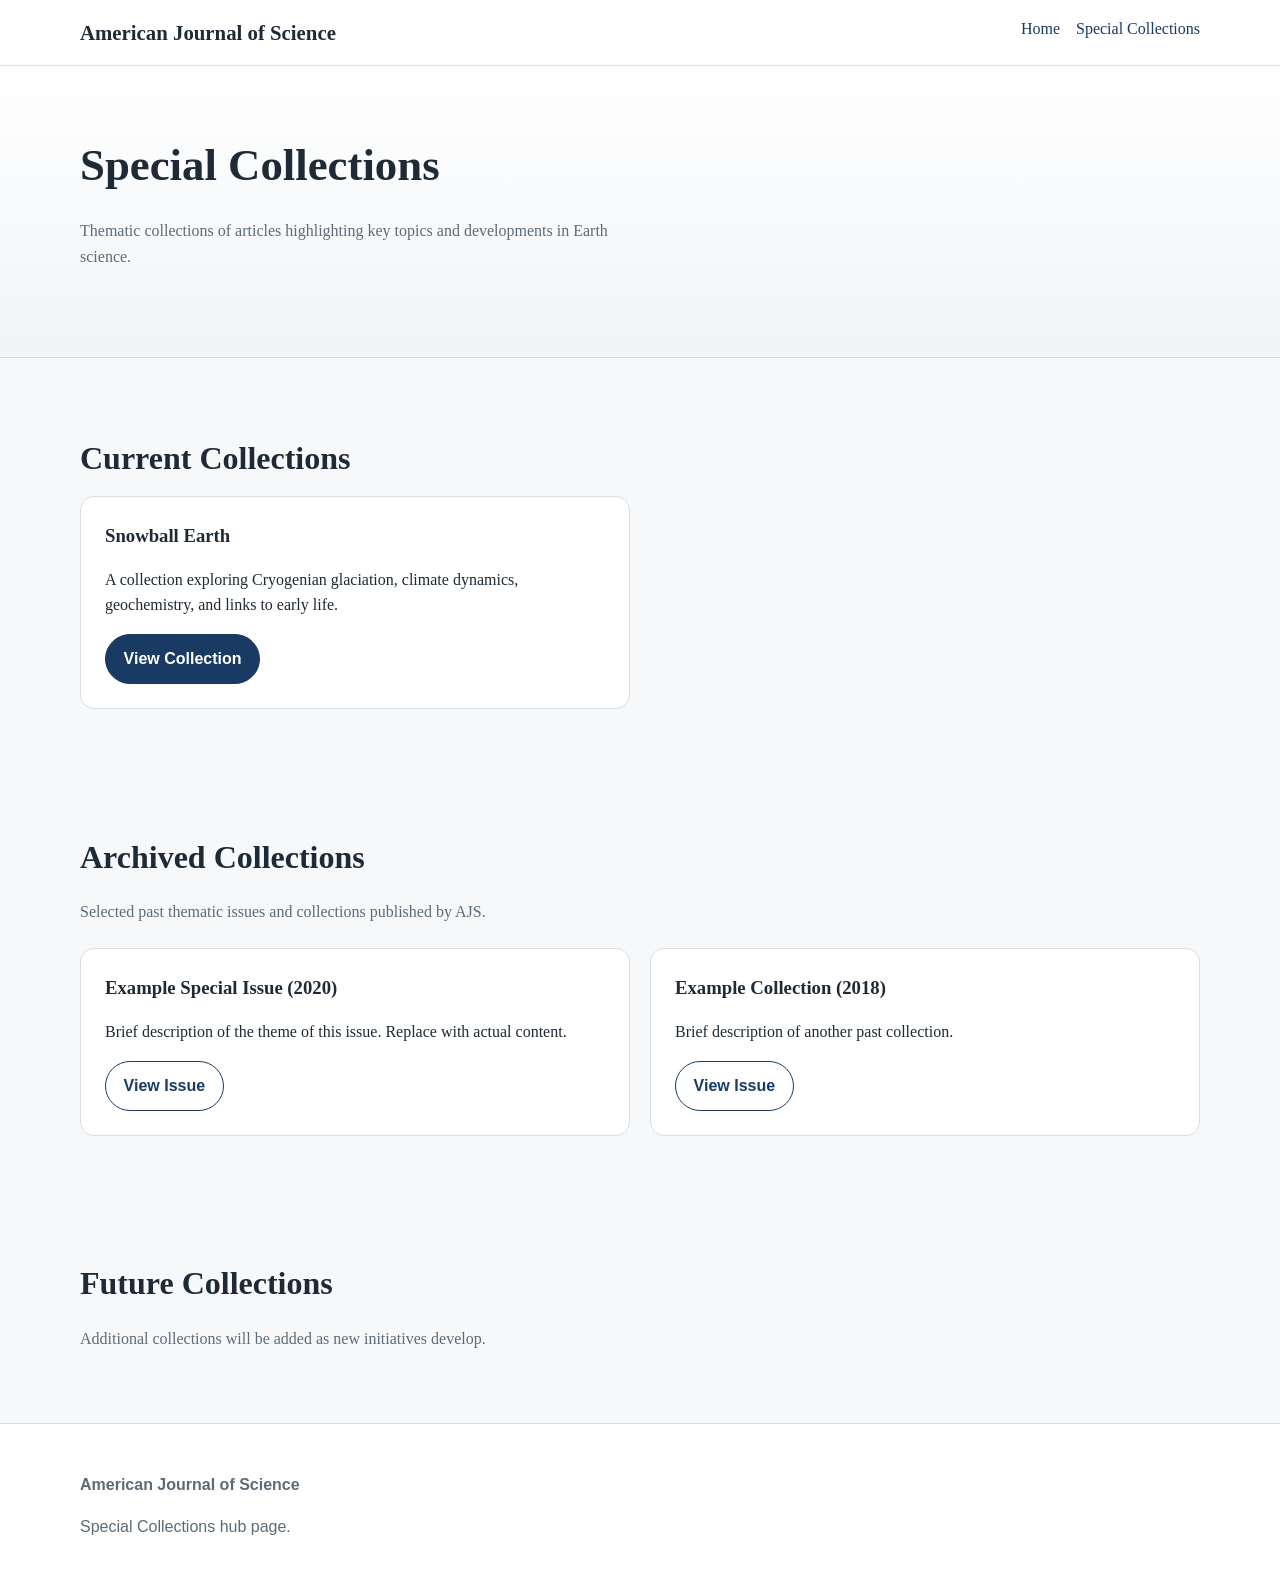
<file: special-collections/index_1.html>
<!DOCTYPE html>
<html lang="en">
<head>
  <meta charset="UTF-8" />
  <meta name="viewport" content="width=device-width, initial-scale=1.0" />
  <title>Special Collections | American Journal of Science</title>
  <meta
    name="description"
    content="Explore Special Collections from the American Journal of Science, including current and archived thematic collections in Earth science."
  />
  <style>
    :root {
      --bg: #f7f8fa;
      --surface: #ffffff;
      --text: #1e2a36;
      --muted: #5c6b77;
      --border: #d8dee4;
      --accent: #193a63;
      --accent-hover: #122b49;
      --max-width: 1120px;
      --radius: 14px;
    }

    * { box-sizing: border-box; }

    body {
      margin: 0;
      font-family: Georgia, "Times New Roman", serif;
      color: var(--text);
      background: var(--bg);
      line-height: 1.6;
    }

    a { color: var(--accent); text-decoration: none; }
    a:hover { text-decoration: underline; }

    .container {
      width: min(var(--max-width), calc(100% - 2rem));
      margin: 0 auto;
    }

    header {
      background: var(--surface);
      border-bottom: 1px solid var(--border);
    }

    .header-inner {
      display: flex;
      justify-content: space-between;
      padding: 1rem 0;
    }

    .site-title {
      font-size: 1.3rem;
      font-weight: 700;
      margin: 0;
    }

    nav ul {
      list-style: none;
      display: flex;
      gap: 1rem;
      margin: 0;
      padding: 0;
    }

    .hero {
      padding: 4rem 0;
      background: linear-gradient(to bottom, #ffffff, #f1f4f7);
      border-bottom: 1px solid var(--border);
    }

    h1 {
      font-size: 2.8rem;
      margin: 0 0 1rem;
    }

    .section-heading {
      font-size: 2rem;
      margin-bottom: 0.75rem;
    }

    .section-intro {
      color: var(--muted);
      margin-bottom: 1.5rem;
      max-width: 70ch;
    }

    main section { padding: 3rem 0; }

    .cards {
      display: grid;
      grid-template-columns: repeat(2, 1fr);
      gap: 1.25rem;
    }

    .card {
      background: var(--surface);
      border: 1px solid var(--border);
      border-radius: var(--radius);
      padding: 1.5rem;
    }

    .card h3 {
      margin: 0 0 0.5rem;
    }

    .button {
      display: inline-block;
      padding: 0.7rem 1.1rem;
      border-radius: 999px;
      border: 1px solid var(--accent);
      font-family: Arial, sans-serif;
      font-weight: 600;
    }

    .primary {
      background: var(--accent);
      color: white;
    }

    .secondary {
      color: var(--accent);
    }

    footer {
      border-top: 1px solid var(--border);
      padding: 2rem 0;
      background: var(--surface);
      font-family: Arial, sans-serif;
      color: var(--muted);
    }

    @media (max-width: 900px) {
      .cards { grid-template-columns: 1fr; }
    }
  </style>
</head>
<body>
  <header>
    <div class="container header-inner">
      <p class="site-title"><a href="/" style="color:inherit">American Journal of Science</a></p>
      <nav>
        <ul>
          <li><a href="/">Home</a></li>
          <li><a href="/special-collections/">Special Collections</a></li>
        </ul>
      </nav>
    </div>
  </header>

  <section class="hero">
    <div class="container">
      <h1>Special Collections</h1>
      <p class="section-intro">
        Thematic collections of articles highlighting key topics and developments in Earth science.
      </p>
    </div>
  </section>

  <main>

    <!-- CURRENT -->
    <section>
      <div class="container">
        <h2 class="section-heading">Current Collections</h2>
        <div class="cards">
          <div class="card">
            <h3>Snowball Earth</h3>
            <p>
              A collection exploring Cryogenian glaciation, climate dynamics, geochemistry, and links to early life.
            </p>
            <a class="button primary" href="/special-collections/snowball-earth/">View Collection</a>
          </div>
        </div>
      </div>
    </section>

    <!-- ARCHIVED -->
    <section>
      <div class="container">
        <h2 class="section-heading">Archived Collections</h2>
        <p class="section-intro">
          Selected past thematic issues and collections published by AJS.
        </p>

        <div class="cards">

          <div class="card">
            <h3>Example Special Issue (2020)</h3>
            <p>
              Brief description of the theme of this issue. Replace with actual content.
            </p>
            <a class="button secondary" href="https://ajsonline.org/">View Issue</a>
          </div>

          <div class="card">
            <h3>Example Collection (2018)</h3>
            <p>
              Brief description of another past collection.
            </p>
            <a class="button secondary" href="https://ajsonline.org/">View Issue</a>
          </div>

        </div>
      </div>
    </section>

    <!-- FUTURE -->
    <section>
      <div class="container">
        <h2 class="section-heading">Future Collections</h2>
        <p class="section-intro">
          Additional collections will be added as new initiatives develop.
        </p>
      </div>
    </section>

  </main>

  <footer>
    <div class="container">
      <p><strong>American Journal of Science</strong></p>
      <p>Special Collections hub page.</p>
    </div>
  </footer>
</body>
</html>
</file>
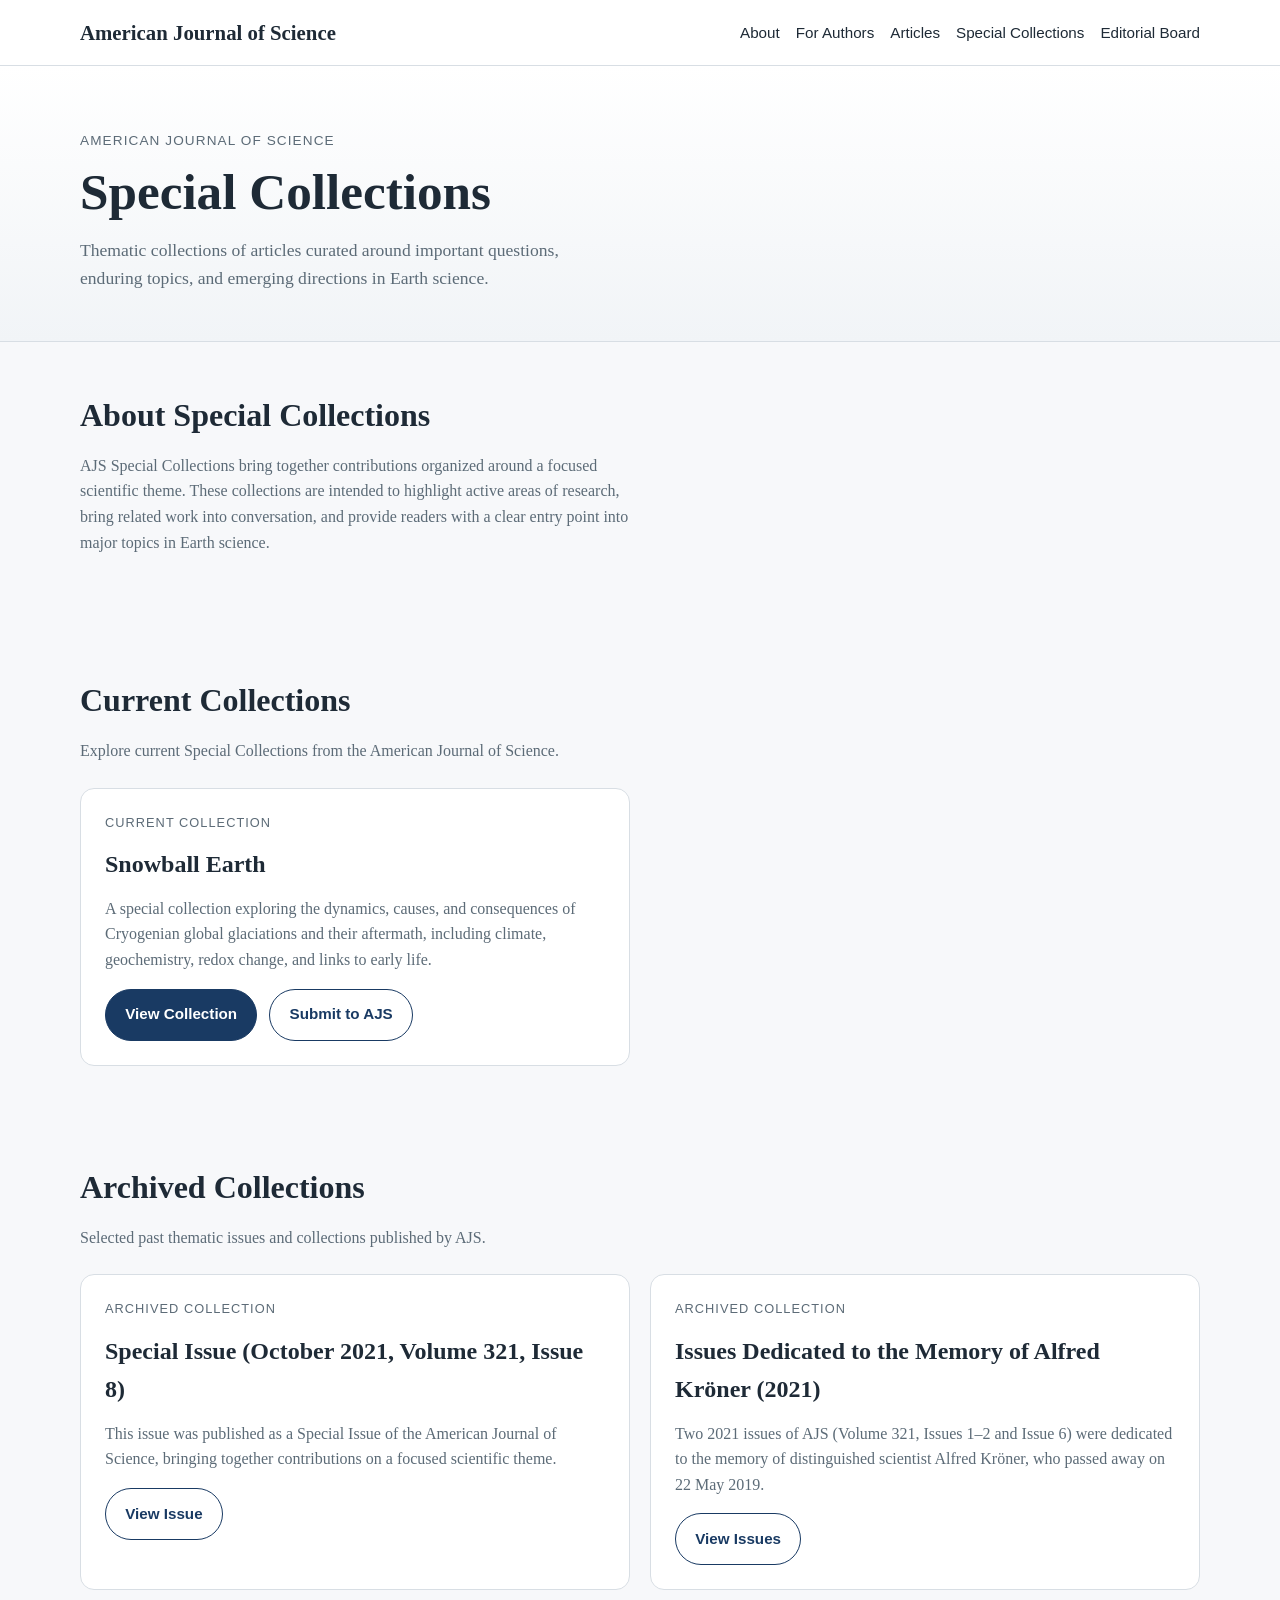
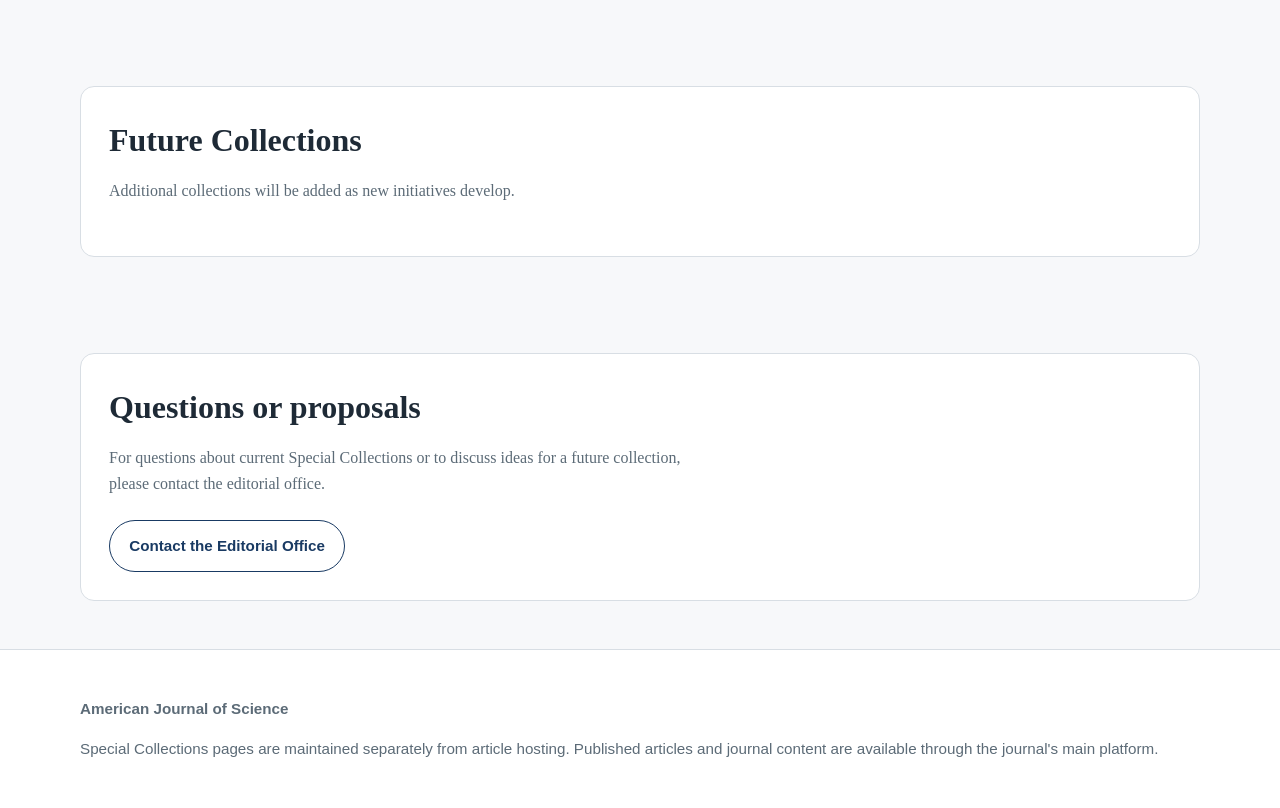
<file: special-collections/index_2.html>
<!DOCTYPE html>
<html lang="en">
<head>
  <meta charset="UTF-8" />
  <meta name="viewport" content="width=device-width, initial-scale=1.0" />
  <title>Special Collections | American Journal of Science</title>
  <meta
    name="description"
    content="Explore Special Collections from the American Journal of Science, including current and archived thematic collections in Earth science."
  />
  <style>
    :root {
      --bg: #f7f8fa;
      --surface: #ffffff;
      --text: #1e2a36;
      --muted: #5c6b77;
      --border: #d8dee4;
      --accent: #193a63;
      --accent-hover: #122b49;
      --max-width: 1120px;
      --radius: 14px;
    }

    * {
      box-sizing: border-box;
    }

    body {
      margin: 0;
      font-family: Georgia, "Times New Roman", serif;
      color: var(--text);
      background: var(--bg);
      line-height: 1.6;
    }

    a {
      color: var(--accent);
      text-decoration: none;
    }

    a:hover {
      text-decoration: underline;
    }

    .container {
      width: min(var(--max-width), calc(100% - 2rem));
      margin: 0 auto;
    }

    header {
      background: var(--surface);
      border-bottom: 1px solid var(--border);
    }

    .header-inner {
      display: flex;
      align-items: center;
      justify-content: space-between;
      gap: 1rem;
      padding: 1rem 0;
    }

    .site-title {
      font-size: 1.3rem;
      font-weight: 700;
      color: var(--text);
      margin: 0;
    }

    nav ul {
      list-style: none;
      display: flex;
      flex-wrap: wrap;
      gap: 1rem;
      padding: 0;
      margin: 0;
    }

    nav a {
      font-family: Arial, Helvetica, sans-serif;
      font-size: 0.95rem;
      color: var(--text);
    }

    .hero {
      padding: 4rem 0 3rem;
      background: linear-gradient(to bottom, #ffffff, #f1f4f7);
      border-bottom: 1px solid var(--border);
    }

    .eyebrow {
      font-family: Arial, Helvetica, sans-serif;
      font-size: 0.85rem;
      text-transform: uppercase;
      letter-spacing: 0.08em;
      color: var(--muted);
      margin-bottom: 0.75rem;
    }

    h1 {
      font-size: clamp(2.2rem, 4vw, 3.4rem);
      line-height: 1.1;
      margin: 0 0 1rem;
    }

    .hero p {
      font-size: 1.1rem;
      max-width: 62ch;
      margin: 0;
      color: var(--muted);
    }

    main section {
      padding: 3rem 0;
    }

    .section-heading {
      font-size: 2rem;
      margin: 0 0 0.75rem;
    }

    .section-intro {
      color: var(--muted);
      max-width: 72ch;
      margin: 0 0 1.5rem;
    }

    .cards {
      display: grid;
      grid-template-columns: repeat(2, 1fr);
      gap: 1.25rem;
    }

    .card {
      background: var(--surface);
      border: 1px solid var(--border);
      border-radius: var(--radius);
      padding: 1.5rem;
    }

    .card-label {
      font-family: Arial, Helvetica, sans-serif;
      font-size: 0.8rem;
      text-transform: uppercase;
      letter-spacing: 0.08em;
      color: var(--muted);
      margin-bottom: 0.75rem;
    }

    .card h3 {
      margin: 0 0 0.75rem;
      font-size: 1.5rem;
    }

    .card p {
      margin: 0 0 1rem;
      color: var(--muted);
      font-size: 1rem;
    }

    .button-row {
      display: flex;
      flex-wrap: wrap;
      gap: 0.75rem;
      margin-top: 1rem;
    }

    .button {
      display: inline-block;
      padding: 0.8rem 1.2rem;
      border-radius: 999px;
      font-family: Arial, Helvetica, sans-serif;
      font-size: 0.95rem;
      font-weight: 600;
      border: 1px solid var(--accent);
      transition: background 0.2s ease, color 0.2s ease, border-color 0.2s ease;
    }

    .button.primary {
      background: var(--accent);
      color: #fff;
    }

    .button.primary:hover {
      background: var(--accent-hover);
      text-decoration: none;
    }

    .button.secondary {
      background: transparent;
      color: var(--accent);
    }

    .button.secondary:hover {
      background: #eef3f8;
      text-decoration: none;
    }

    .note-panel {
      background: var(--surface);
      border: 1px solid var(--border);
      border-radius: var(--radius);
      padding: 1.75rem;
    }

    footer {
      border-top: 1px solid var(--border);
      background: var(--surface);
      padding: 2rem 0;
      font-family: Arial, Helvetica, sans-serif;
      font-size: 0.95rem;
      color: var(--muted);
    }

    @media (max-width: 900px) {
      .cards {
        grid-template-columns: 1fr;
      }

      .header-inner {
        flex-direction: column;
        align-items: flex-start;
      }
    }
  </style>
</head>
<body>
  <header>
    <div class="container header-inner">
      <p class="site-title"><a href="/" style="color: inherit; text-decoration: none;">American Journal of Science</a></p>
      <nav aria-label="Primary">
        <ul>
          <li><a href="/about/">About</a></li>
          <li><a href="https://ajsonline.org/for-authors">For Authors</a></li>
          <li><a href="https://ajsonline.org/articles">Articles</a></li>
          <li><a href="/special-collections/">Special Collections</a></li>
          <li><a href="https://ajsonline.org/editorial-board">Editorial Board</a></li>
        </ul>
      </nav>
    </div>
  </header>

  <section class="hero">
    <div class="container">
      <div class="eyebrow">American Journal of Science</div>
      <h1>Special Collections</h1>
      <p>
        Thematic collections of articles curated around important questions,
        enduring topics, and emerging directions in Earth science.
      </p>
    </div>
  </section>

  <main>
    <section>
      <div class="container">
        <h2 class="section-heading">About Special Collections</h2>
        <p class="section-intro">
          AJS Special Collections bring together contributions organized around a
          focused scientific theme. These collections are intended to highlight
          active areas of research, bring related work into conversation, and
          provide readers with a clear entry point into major topics in Earth science.
        </p>
      </div>
    </section>

    <section>
      <div class="container">
        <h2 class="section-heading">Current Collections</h2>
        <p class="section-intro">
          Explore current Special Collections from the American Journal of Science.
        </p>

        <div class="cards">
          <article class="card">
            <div class="card-label">Current Collection</div>
            <h3>Snowball Earth</h3>
            <p>
              A special collection exploring the dynamics, causes, and consequences
              of Cryogenian global glaciations and their aftermath, including climate,
              geochemistry, redox change, and links to early life.
            </p>
            <div class="button-row">
              <a class="button primary" href="/special-collections/snowball-earth/">View Collection</a>
              <a class="button secondary" href="https://ajs.manuscriptmanager.net/">Submit to AJS</a>
            </div>
          </article>
        </div>
      </div>
    </section>

    <section>
      <div class="container">
        <h2 class="section-heading">Archived Collections</h2>
        <p class="section-intro">
          Selected past thematic issues and collections published by AJS.
        </p>

        <div class="cards">
          <article class="card">
            <div class="card-label">Archived Collection</div>
            <h3>Special Issue (October 2021, Volume 321, Issue 8)</h3>
            <p>
              This issue was published as a Special Issue of the American Journal of Science,
              bringing together contributions on a focused scientific theme.
            </p>
            <div class="button-row">
              <a class="button secondary" href="#">View Issue</a>
            </div>
          </article>

          <article class="card">
            <div class="card-label">Archived Collection</div>
            <h3>Issues Dedicated to the Memory of Alfred Kröner (2021)</h3>
            <p>
              Two 2021 issues of AJS (Volume 321, Issues 1–2 and Issue 6) were dedicated to the
              memory of distinguished scientist Alfred Kröner, who passed away on 22 May 2019.
            </p>
            <div class="button-row">
              <a class="button secondary" href="#">View Issues</a>
            </div>
          </article>
        </div>
      </div>
    </section>

    <section>
      <div class="container">
        <div class="note-panel">
          <h2 class="section-heading">Future Collections</h2>
          <p class="section-intro">
            Additional collections will be added as new initiatives develop.
          </p>
        </div>
      </div>
    </section>

    <section>
      <div class="container">
        <div class="note-panel">
          <h2 class="section-heading">Questions or proposals</h2>
          <p class="section-intro">
            For questions about current Special Collections or to discuss ideas for a future
            collection, please contact the editorial office.
          </p>
          <div class="button-row">
            <a class="button secondary" href="mailto:ajs@yale.edu">Contact the Editorial Office</a>
          </div>
        </div>
      </div>
    </section>
  </main>

  <footer>
    <div class="container">
      <p><strong>American Journal of Science</strong></p>
      <p>
        Special Collections pages are maintained separately from article hosting.
        Published articles and journal content are available through the journal's main platform.
      </p>
    </div>
  </footer>
</body>
</html>
</file>
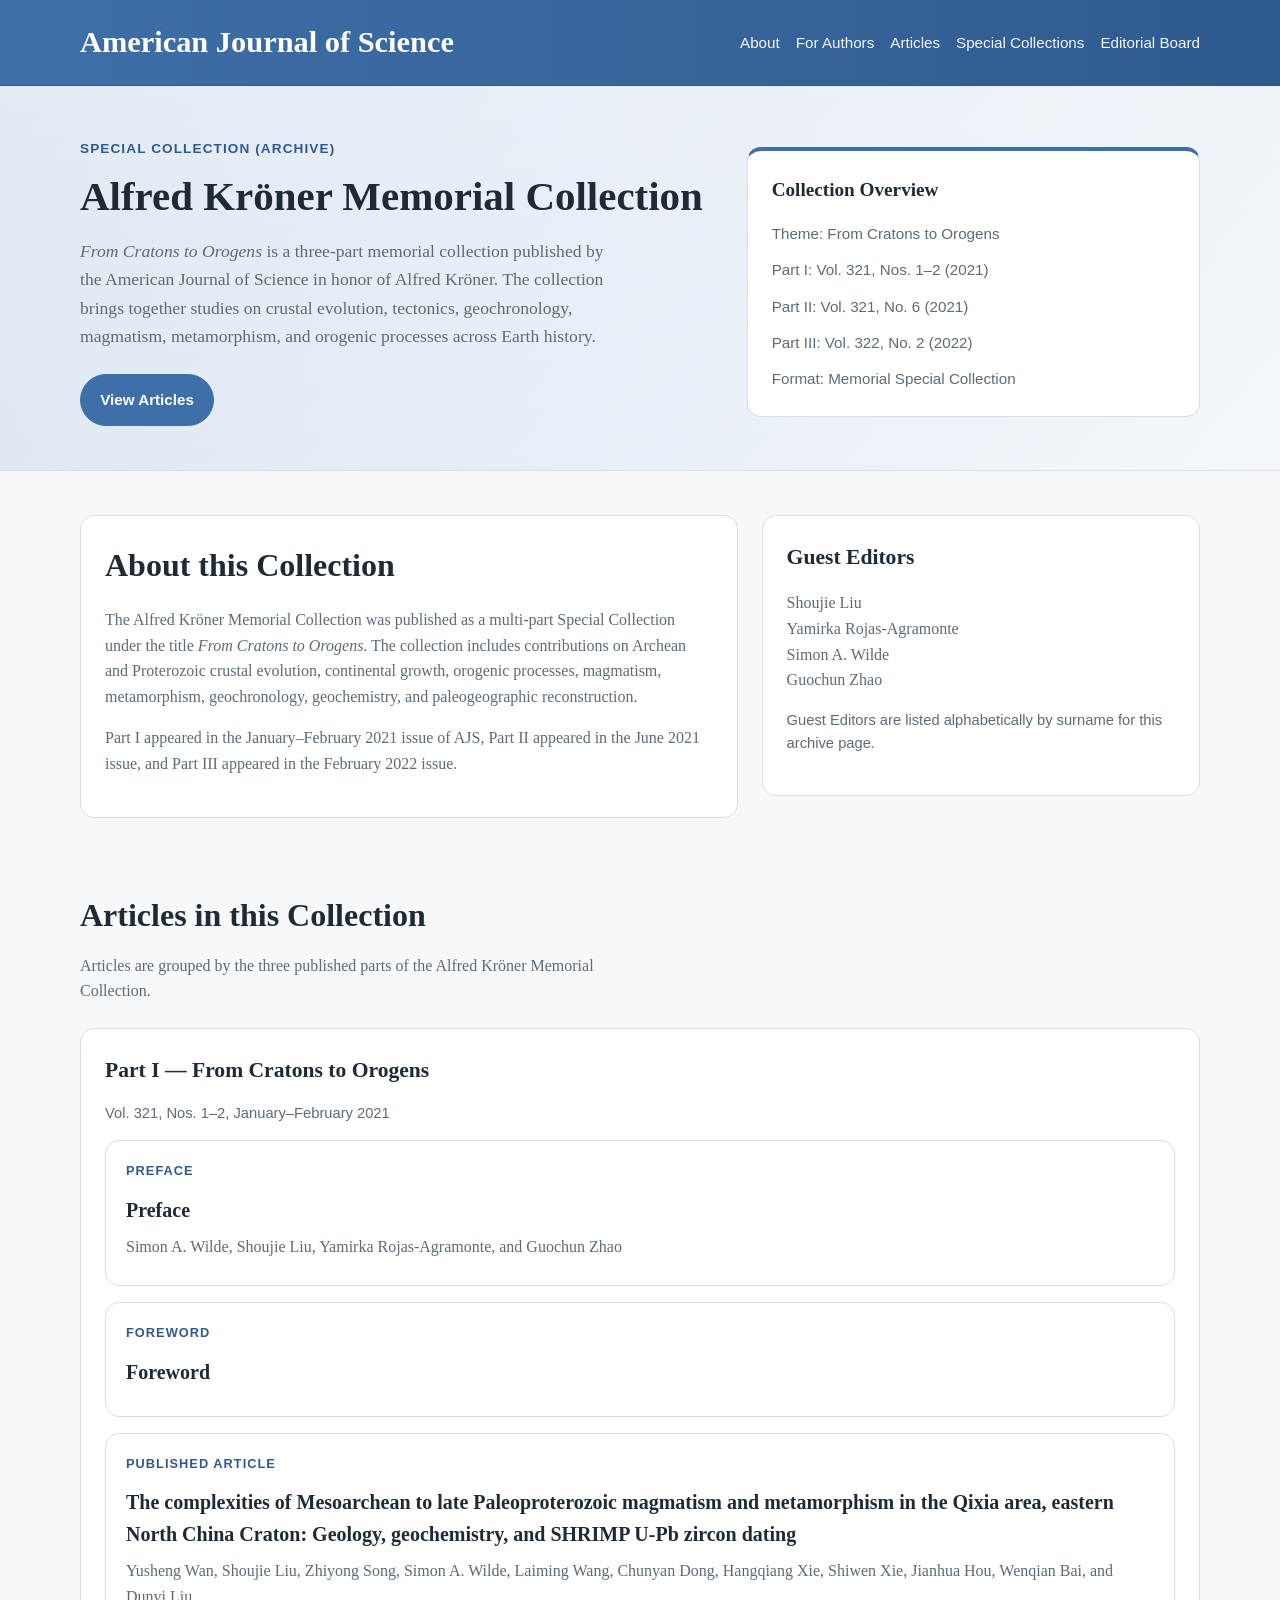
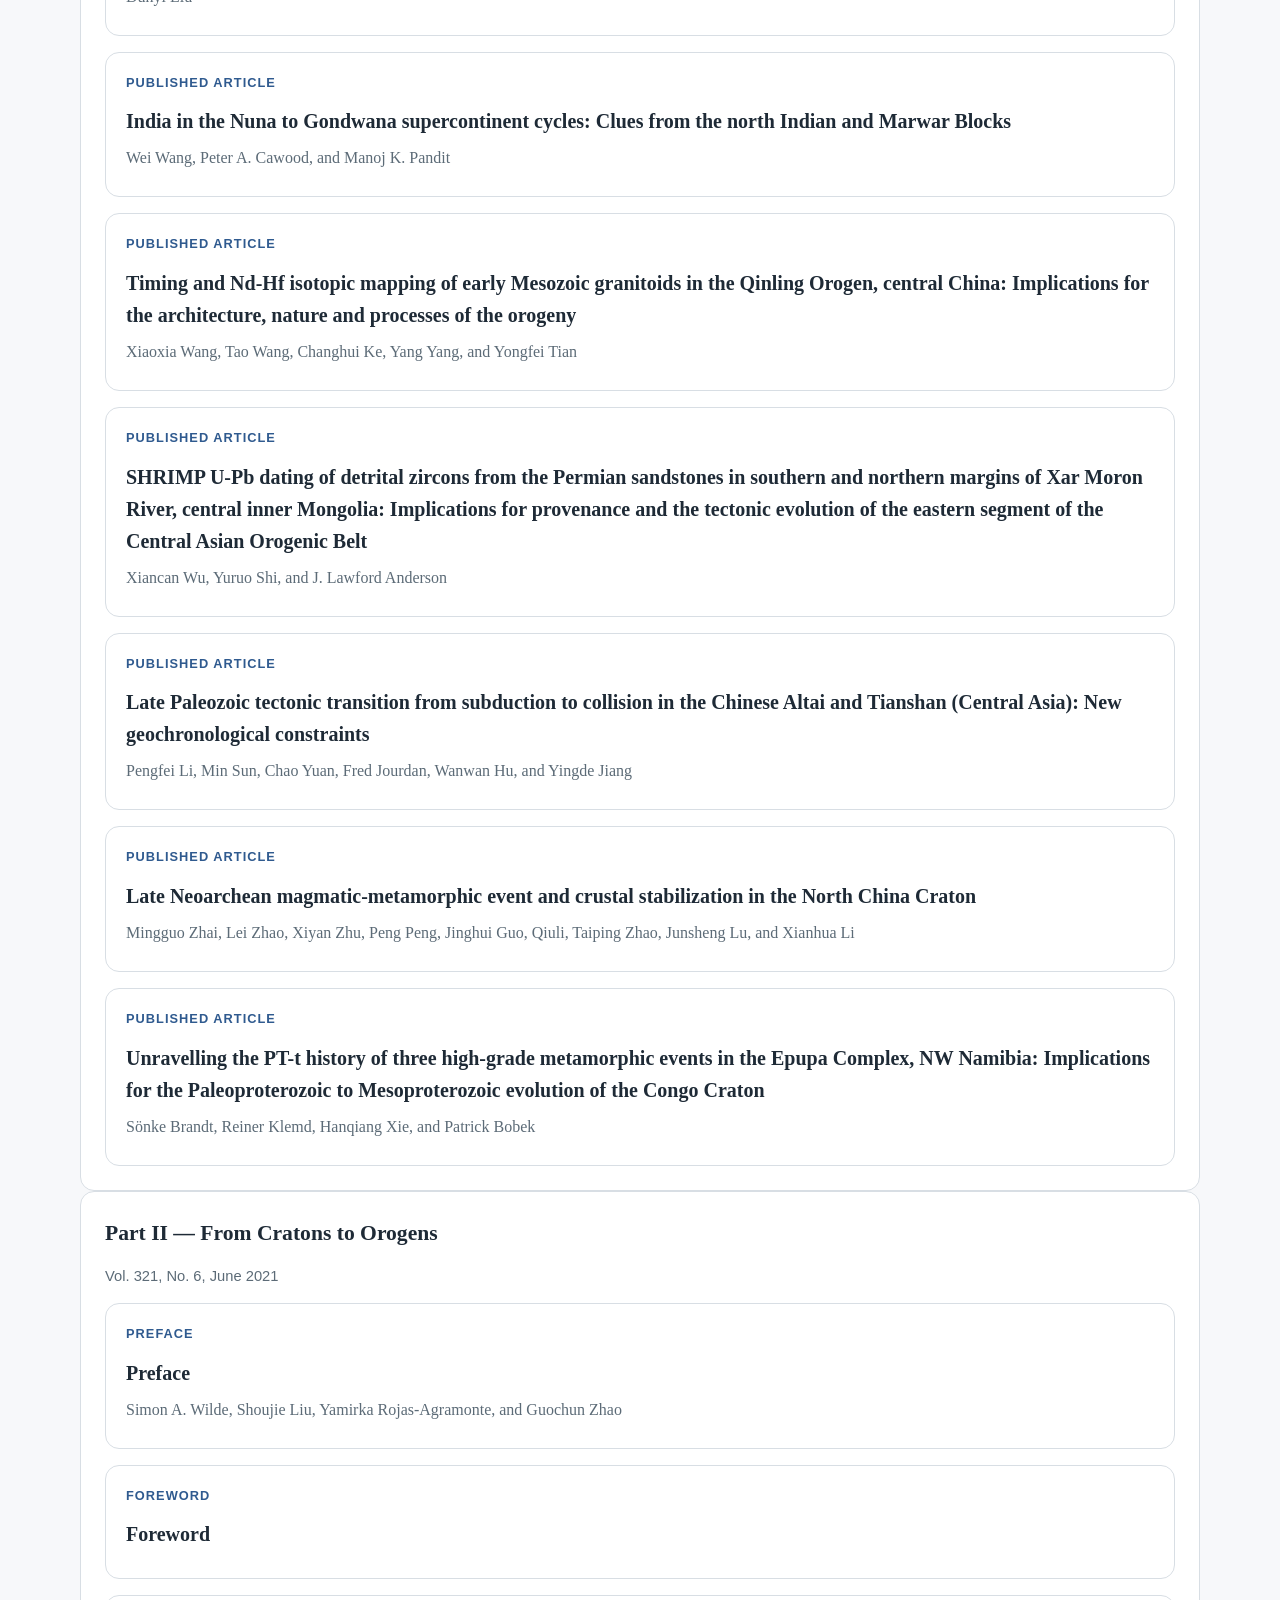
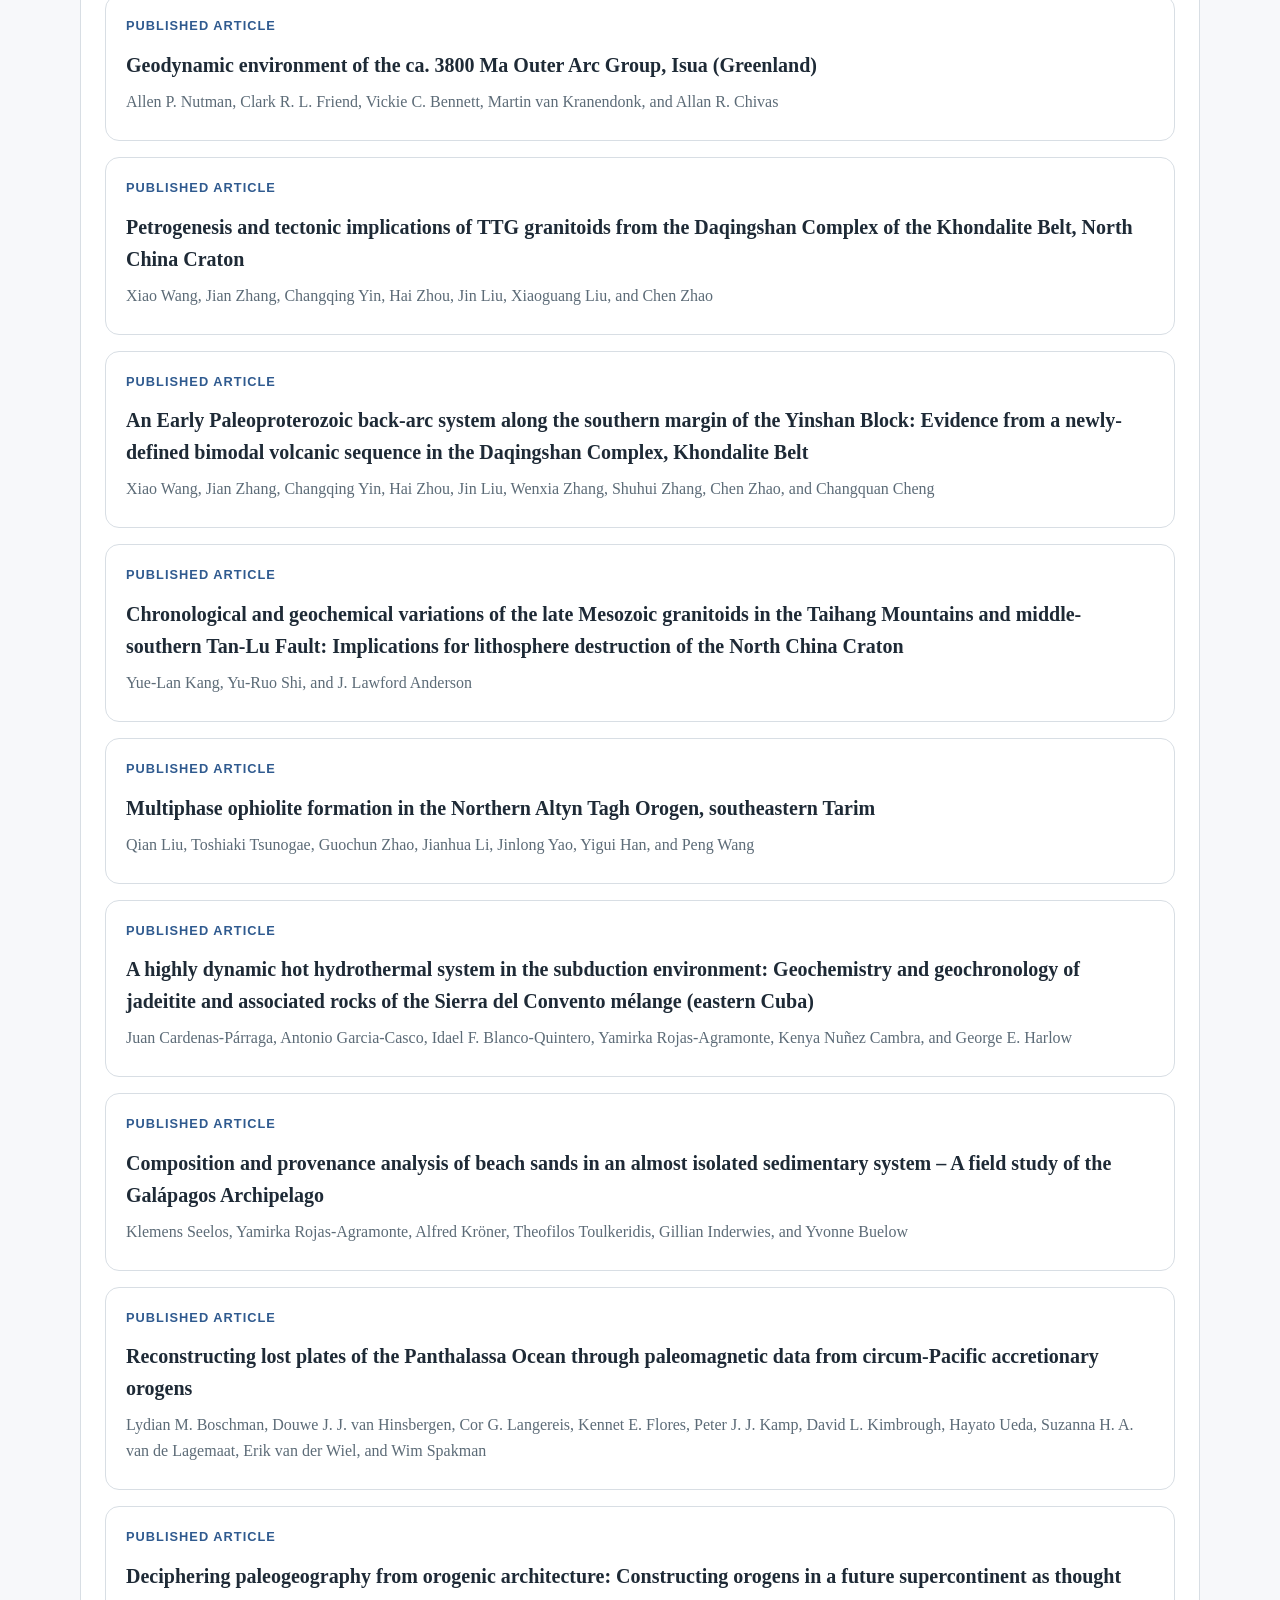
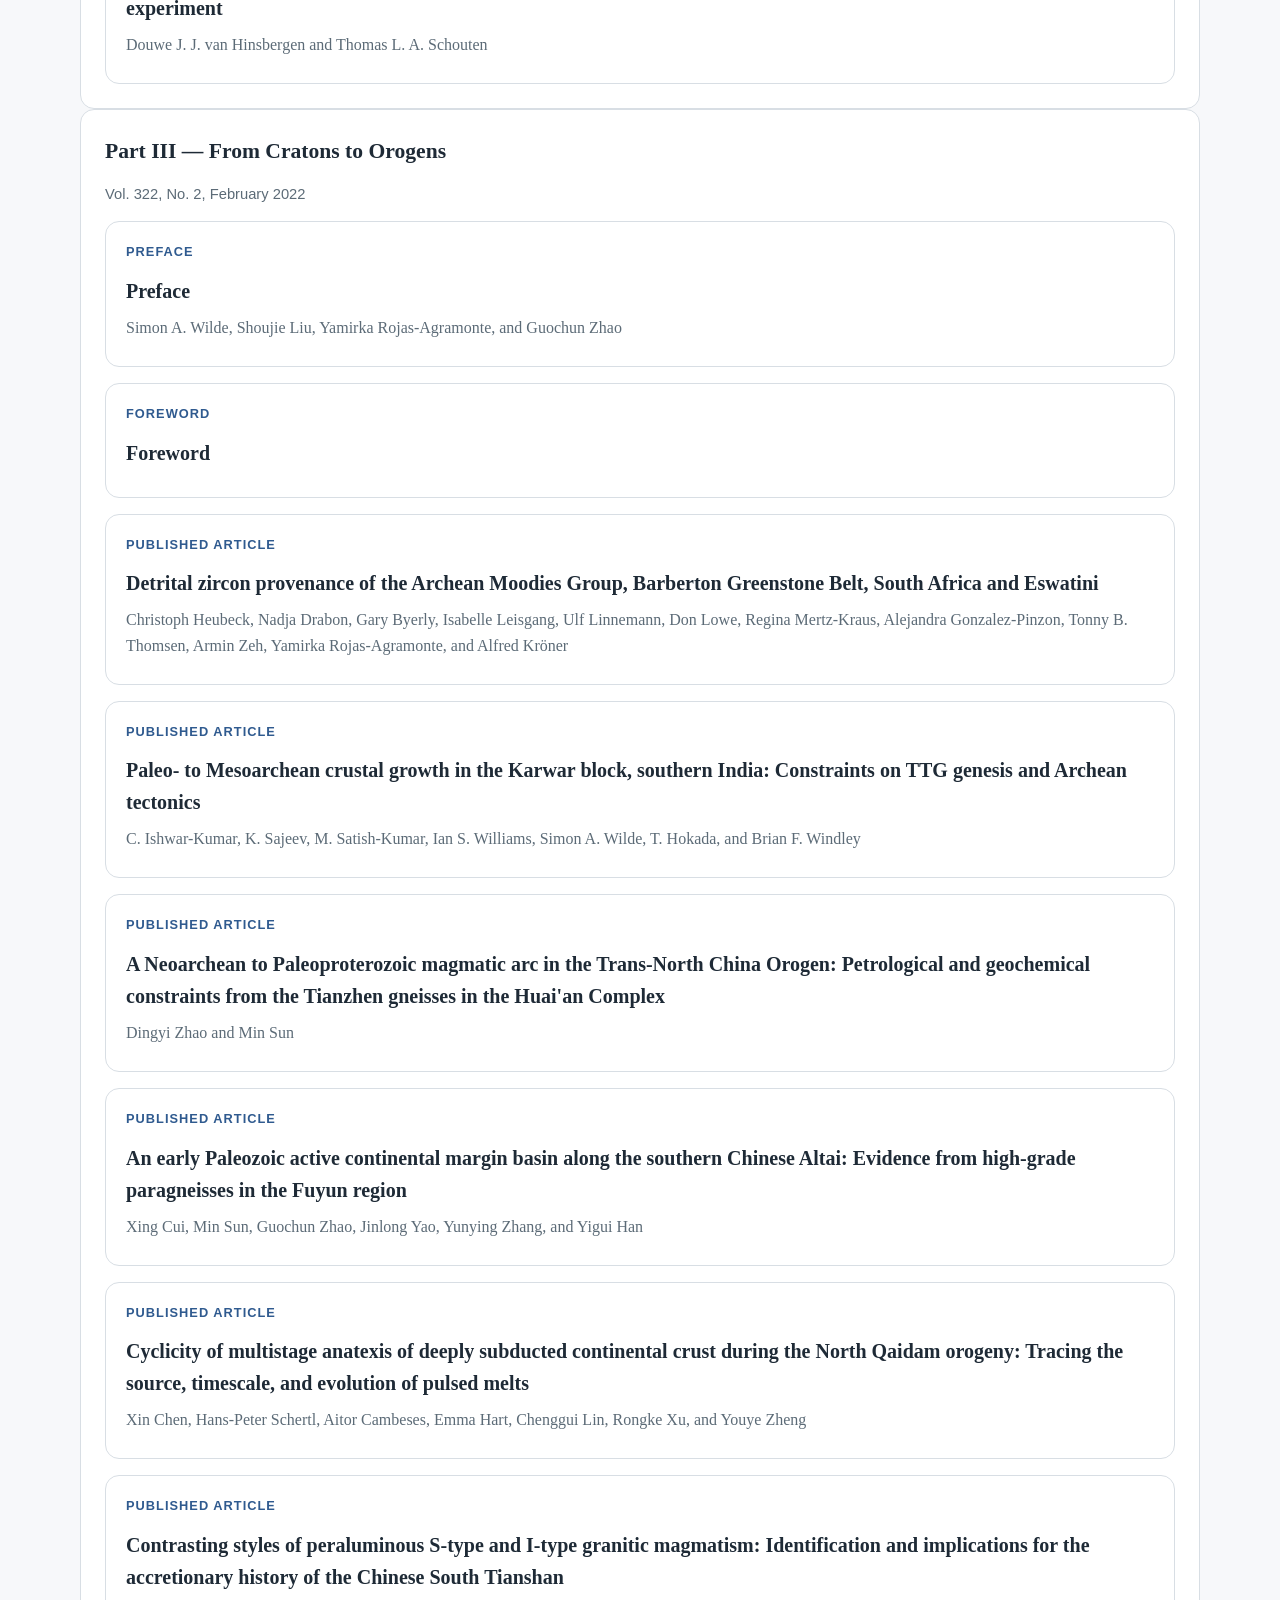
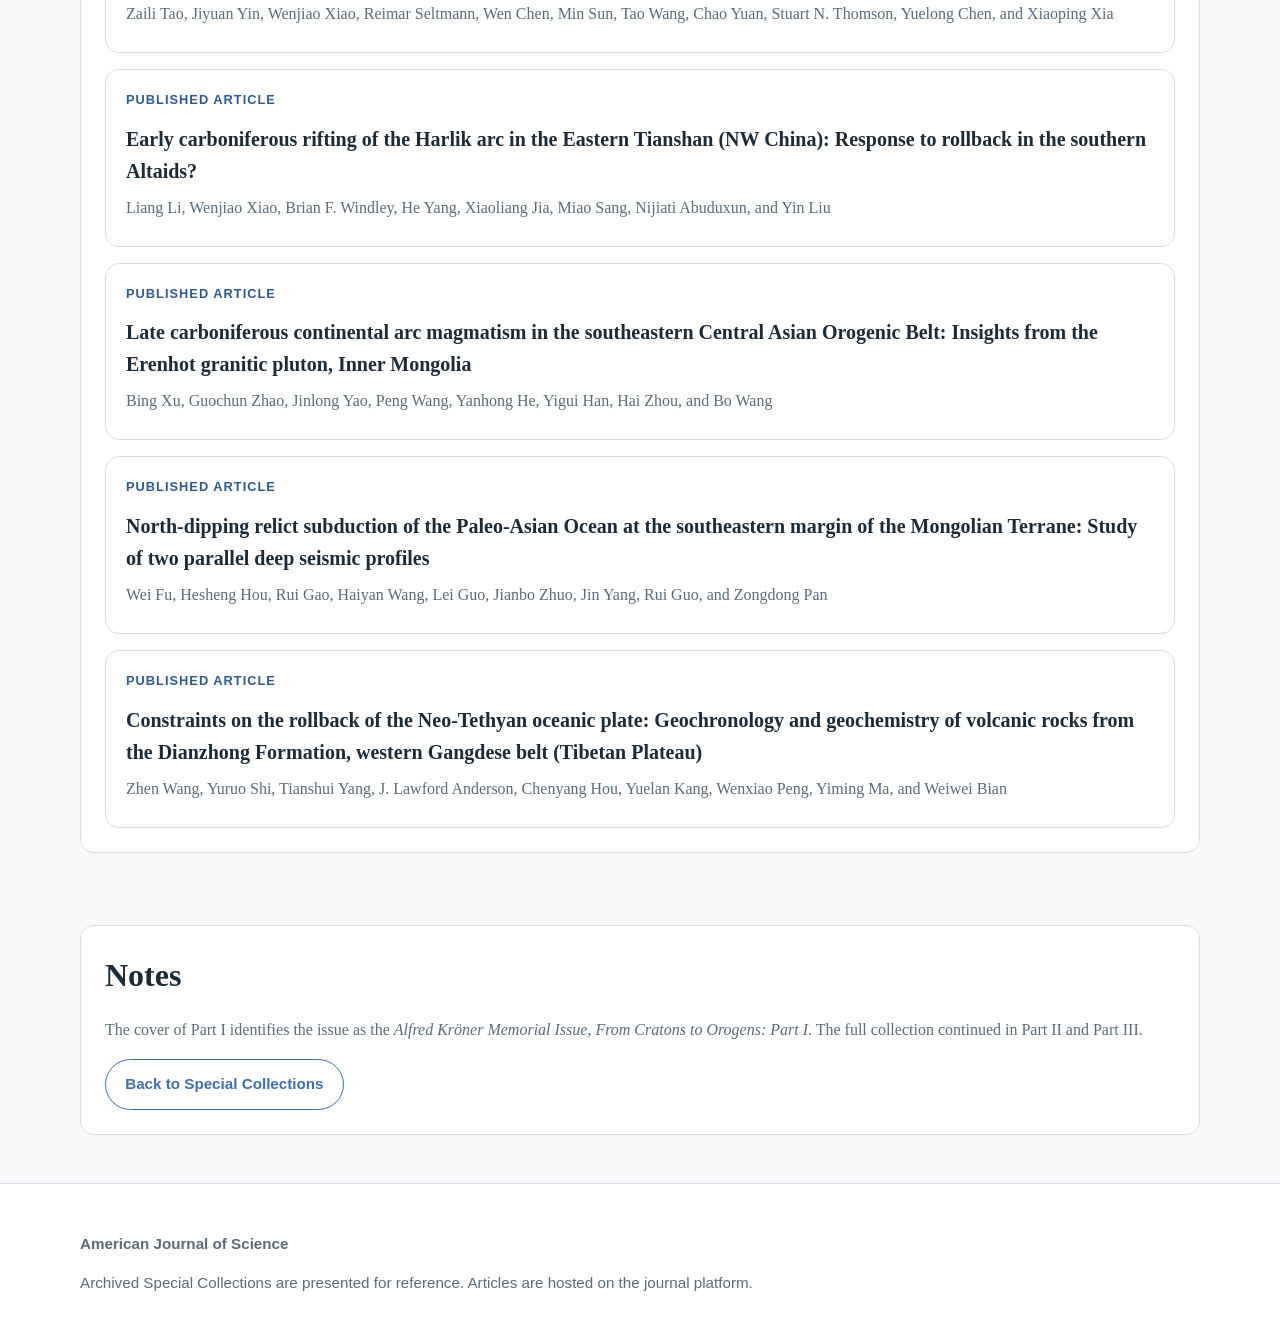
<file: special-collections/kroner-memorial/index2.html>
<!DOCTYPE html>
<html lang="en">
<head>
  <meta charset="UTF-8" />
  <meta name="viewport" content="width=device-width, initial-scale=1.0" />
  <title>Alfred Kröner Memorial Collection | American Journal of Science</title>
  <meta
    name="description"
    content="Explore the Alfred Kröner Memorial Collection, From Cratons to Orogens, published in the American Journal of Science across 2021 and 2022."
  />
  <link rel="stylesheet" href="../../styles.css">
</head>
<body>
  <header>
    <div class="container header-inner">
      <p class="site-title"><a href="/" style="color: inherit; text-decoration: none;">American Journal of Science</a></p>
      <nav aria-label="Primary">
        <ul>
          <li><a href="/about/">About</a></li>
          <li><a href="/for-authors/">For Authors</a></li>
          <li><a href="https://ajsonline.org/articles">Articles</a></li>
          <li><a href="/special-collections/">Special Collections</a></li>
          <li><a href="/editorial-board/">Editorial Board</a></li>
        </ul>
      </nav>
    </div>
  </header>

  <section class="hero">
    <div class="container hero-grid">
      <div>
        <div class="eyebrow">Special Collection (Archive)</div>
        <h1>Alfred Kröner Memorial Collection</h1>
        <p>
          <em>From Cratons to Orogens</em> is a three-part memorial collection published by the
          American Journal of Science in honor of Alfred Kröner. The collection brings together
          studies on crustal evolution, tectonics, geochronology, magmatism, metamorphism, and
          orogenic processes across Earth history.
        </p>
        <div class="button-row">
          <a class="button primary" href="#published-articles">View Articles</a>
        </div>
      </div>

      <aside class="hero-card">
        <h2>Collection Overview</h2>
        <ul class="meta-list">
          <li>Theme: From Cratons to Orogens</li>
          <li>Part I: Vol. 321, Nos. 1–2 (2021)</li>
          <li>Part II: Vol. 321, No. 6 (2021)</li>
          <li>Part III: Vol. 322, No. 2 (2022)</li>
          <li>Format: Memorial Special Collection</li>
        </ul>
      </aside>
    </div>
  </section>

  <main>
    <section>
      <div class="container two-column">
        <div class="panel">
          <h2 class="section-heading">About this Collection</h2>
          <p>
            The Alfred Kröner Memorial Collection was published as a multi-part Special Collection
            under the title <em>From Cratons to Orogens</em>. The collection includes contributions on
            Archean and Proterozoic crustal evolution, continental growth, orogenic processes,
            magmatism, metamorphism, geochronology, geochemistry, and paleogeographic reconstruction.
          </p>
          <p>
            Part I appeared in the January–February 2021 issue of AJS, Part II appeared in the June
            2021 issue, and Part III appeared in the February 2022 issue.
          </p>
        </div>

        <div class="panel">
          <h3>Guest Editors</h3>
          <p>
            Shoujie Liu<br>
            Yamirka Rojas-Agramonte<br>
            Simon A. Wilde<br>
            Guochun Zhao
          </p>
          <p class="small-note">
            Guest Editors are listed alphabetically by surname for this archive page.
          </p>
        </div>
      </div>
    </section>

    <section id="published-articles">
      <div class="container">
        <h2 class="section-heading">Articles in this Collection</h2>
        <p class="section-intro">
          Articles are grouped by the three published parts of the Alfred Kröner Memorial Collection.
        </p>

        <div class="panel">
          <h3>Part I — From Cratons to Orogens</h3>
          <p class="small-note">Vol. 321, Nos. 1–2, January–February 2021</p>
          <div class="articles">
            <article class="article-card">
              <div class="article-meta">Preface</div>
              <h3>Preface</h3>
              <p>Simon A. Wilde, Shoujie Liu, Yamirka Rojas-Agramonte, and Guochun Zhao</p>
            </article>

            <article class="article-card">
              <div class="article-meta">Foreword</div>
              <h3>Foreword</h3>
            </article>

            <article class="article-card">
              <div class="article-meta">Published article</div>
              <h3>The complexities of Mesoarchean to late Paleoproterozoic magmatism and metamorphism in the Qixia area, eastern North China Craton: Geology, geochemistry, and SHRIMP U-Pb zircon dating</h3>
              <p>Yusheng Wan, Shoujie Liu, Zhiyong Song, Simon A. Wilde, Laiming Wang, Chunyan Dong, Hangqiang Xie, Shiwen Xie, Jianhua Hou, Wenqian Bai, and Dunyi Liu</p>
            </article>

            <article class="article-card">
              <div class="article-meta">Published article</div>
              <h3>India in the Nuna to Gondwana supercontinent cycles: Clues from the north Indian and Marwar Blocks</h3>
              <p>Wei Wang, Peter A. Cawood, and Manoj K. Pandit</p>
            </article>

            <article class="article-card">
              <div class="article-meta">Published article</div>
              <h3>Timing and Nd-Hf isotopic mapping of early Mesozoic granitoids in the Qinling Orogen, central China: Implications for the architecture, nature and processes of the orogeny</h3>
              <p>Xiaoxia Wang, Tao Wang, Changhui Ke, Yang Yang, and Yongfei Tian</p>
            </article>

            <article class="article-card">
              <div class="article-meta">Published article</div>
              <h3>SHRIMP U-Pb dating of detrital zircons from the Permian sandstones in southern and northern margins of Xar Moron River, central inner Mongolia: Implications for provenance and the tectonic evolution of the eastern segment of the Central Asian Orogenic Belt</h3>
              <p>Xiancan Wu, Yuruo Shi, and J. Lawford Anderson</p>
            </article>

            <article class="article-card">
              <div class="article-meta">Published article</div>
              <h3>Late Paleozoic tectonic transition from subduction to collision in the Chinese Altai and Tianshan (Central Asia): New geochronological constraints</h3>
              <p>Pengfei Li, Min Sun, Chao Yuan, Fred Jourdan, Wanwan Hu, and Yingde Jiang</p>
            </article>

            <article class="article-card">
              <div class="article-meta">Published article</div>
              <h3>Late Neoarchean magmatic-metamorphic event and crustal stabilization in the North China Craton</h3>
              <p>Mingguo Zhai, Lei Zhao, Xiyan Zhu, Peng Peng, Jinghui Guo, Qiuli, Taiping Zhao, Junsheng Lu, and Xianhua Li</p>
            </article>

            <article class="article-card">
              <div class="article-meta">Published article</div>
              <h3>Unravelling the PT-t history of three high-grade metamorphic events in the Epupa Complex, NW Namibia: Implications for the Paleoproterozoic to Mesoproterozoic evolution of the Congo Craton</h3>
              <p>Sönke Brandt, Reiner Klemd, Hanqiang Xie, and Patrick Bobek</p>
            </article>
          </div>
        </div>

        <div class="panel">
          <h3>Part II — From Cratons to Orogens</h3>
          <p class="small-note">Vol. 321, No. 6, June 2021</p>
          <div class="articles">
            <article class="article-card">
              <div class="article-meta">Preface</div>
              <h3>Preface</h3>
              <p>Simon A. Wilde, Shoujie Liu, Yamirka Rojas-Agramonte, and Guochun Zhao</p>
            </article>

            <article class="article-card">
              <div class="article-meta">Foreword</div>
              <h3>Foreword</h3>
            </article>

            <article class="article-card">
              <div class="article-meta">Published article</div>
              <h3>Geodynamic environment of the ca. 3800 Ma Outer Arc Group, Isua (Greenland)</h3>
              <p>Allen P. Nutman, Clark R. L. Friend, Vickie C. Bennett, Martin van Kranendonk, and Allan R. Chivas</p>
            </article>

            <article class="article-card">
              <div class="article-meta">Published article</div>
              <h3>Petrogenesis and tectonic implications of TTG granitoids from the Daqingshan Complex of the Khondalite Belt, North China Craton</h3>
              <p>Xiao Wang, Jian Zhang, Changqing Yin, Hai Zhou, Jin Liu, Xiaoguang Liu, and Chen Zhao</p>
            </article>

            <article class="article-card">
              <div class="article-meta">Published article</div>
              <h3>An Early Paleoproterozoic back-arc system along the southern margin of the Yinshan Block: Evidence from a newly-defined bimodal volcanic sequence in the Daqingshan Complex, Khondalite Belt</h3>
              <p>Xiao Wang, Jian Zhang, Changqing Yin, Hai Zhou, Jin Liu, Wenxia Zhang, Shuhui Zhang, Chen Zhao, and Changquan Cheng</p>
            </article>

            <article class="article-card">
              <div class="article-meta">Published article</div>
              <h3>Chronological and geochemical variations of the late Mesozoic granitoids in the Taihang Mountains and middle-southern Tan-Lu Fault: Implications for lithosphere destruction of the North China Craton</h3>
              <p>Yue-Lan Kang, Yu-Ruo Shi, and J. Lawford Anderson</p>
            </article>

            <article class="article-card">
              <div class="article-meta">Published article</div>
              <h3>Multiphase ophiolite formation in the Northern Altyn Tagh Orogen, southeastern Tarim</h3>
              <p>Qian Liu, Toshiaki Tsunogae, Guochun Zhao, Jianhua Li, Jinlong Yao, Yigui Han, and Peng Wang</p>
            </article>

            <article class="article-card">
              <div class="article-meta">Published article</div>
              <h3>A highly dynamic hot hydrothermal system in the subduction environment: Geochemistry and geochronology of jadeitite and associated rocks of the Sierra del Convento mélange (eastern Cuba)</h3>
              <p>Juan Cardenas-Párraga, Antonio Garcia-Casco, Idael F. Blanco-Quintero, Yamirka Rojas-Agramonte, Kenya Nuñez Cambra, and George E. Harlow</p>
            </article>

            <article class="article-card">
              <div class="article-meta">Published article</div>
              <h3>Composition and provenance analysis of beach sands in an almost isolated sedimentary system – A field study of the Galápagos Archipelago</h3>
              <p>Klemens Seelos, Yamirka Rojas-Agramonte, Alfred Kröner, Theofilos Toulkeridis, Gillian Inderwies, and Yvonne Buelow</p>
            </article>

            <article class="article-card">
              <div class="article-meta">Published article</div>
              <h3>Reconstructing lost plates of the Panthalassa Ocean through paleomagnetic data from circum-Pacific accretionary orogens</h3>
              <p>Lydian M. Boschman, Douwe J. J. van Hinsbergen, Cor G. Langereis, Kennet E. Flores, Peter J. J. Kamp, David L. Kimbrough, Hayato Ueda, Suzanna H. A. van de Lagemaat, Erik van der Wiel, and Wim Spakman</p>
            </article>

            <article class="article-card">
              <div class="article-meta">Published article</div>
              <h3>Deciphering paleogeography from orogenic architecture: Constructing orogens in a future supercontinent as thought experiment</h3>
              <p>Douwe J. J. van Hinsbergen and Thomas L. A. Schouten</p>
            </article>
          </div>
        </div>

        <div class="panel">
          <h3>Part III — From Cratons to Orogens</h3>
          <p class="small-note">Vol. 322, No. 2, February 2022</p>
          <div class="articles">
            <article class="article-card">
              <div class="article-meta">Preface</div>
              <h3>Preface</h3>
              <p>Simon A. Wilde, Shoujie Liu, Yamirka Rojas-Agramonte, and Guochun Zhao</p>
            </article>

            <article class="article-card">
              <div class="article-meta">Foreword</div>
              <h3>Foreword</h3>
            </article>

            <article class="article-card">
              <div class="article-meta">Published article</div>
              <h3>Detrital zircon provenance of the Archean Moodies Group, Barberton Greenstone Belt, South Africa and Eswatini</h3>
              <p>Christoph Heubeck, Nadja Drabon, Gary Byerly, Isabelle Leisgang, Ulf Linnemann, Don Lowe, Regina Mertz-Kraus, Alejandra Gonzalez-Pinzon, Tonny B. Thomsen, Armin Zeh, Yamirka Rojas-Agramonte, and Alfred Kröner</p>
            </article>

            <article class="article-card">
              <div class="article-meta">Published article</div>
              <h3>Paleo- to Mesoarchean crustal growth in the Karwar block, southern India: Constraints on TTG genesis and Archean tectonics</h3>
              <p>C. Ishwar-Kumar, K. Sajeev, M. Satish-Kumar, Ian S. Williams, Simon A. Wilde, T. Hokada, and Brian F. Windley</p>
            </article>

            <article class="article-card">
              <div class="article-meta">Published article</div>
              <h3>A Neoarchean to Paleoproterozoic magmatic arc in the Trans-North China Orogen: Petrological and geochemical constraints from the Tianzhen gneisses in the Huai'an Complex</h3>
              <p>Dingyi Zhao and Min Sun</p>
            </article>

            <article class="article-card">
              <div class="article-meta">Published article</div>
              <h3>An early Paleozoic active continental margin basin along the southern Chinese Altai: Evidence from high-grade paragneisses in the Fuyun region</h3>
              <p>Xing Cui, Min Sun, Guochun Zhao, Jinlong Yao, Yunying Zhang, and Yigui Han</p>
            </article>

            <article class="article-card">
              <div class="article-meta">Published article</div>
              <h3>Cyclicity of multistage anatexis of deeply subducted continental crust during the North Qaidam orogeny: Tracing the source, timescale, and evolution of pulsed melts</h3>
              <p>Xin Chen, Hans-Peter Schertl, Aitor Cambeses, Emma Hart, Chenggui Lin, Rongke Xu, and Youye Zheng</p>
            </article>

            <article class="article-card">
              <div class="article-meta">Published article</div>
              <h3>Contrasting styles of peraluminous S-type and I-type granitic magmatism: Identification and implications for the accretionary history of the Chinese South Tianshan</h3>
              <p>Zaili Tao, Jiyuan Yin, Wenjiao Xiao, Reimar Seltmann, Wen Chen, Min Sun, Tao Wang, Chao Yuan, Stuart N. Thomson, Yuelong Chen, and Xiaoping Xia</p>
            </article>

            <article class="article-card">
              <div class="article-meta">Published article</div>
              <h3>Early carboniferous rifting of the Harlik arc in the Eastern Tianshan (NW China): Response to rollback in the southern Altaids?</h3>
              <p>Liang Li, Wenjiao Xiao, Brian F. Windley, He Yang, Xiaoliang Jia, Miao Sang, Nijiati Abuduxun, and Yin Liu</p>
            </article>

            <article class="article-card">
              <div class="article-meta">Published article</div>
              <h3>Late carboniferous continental arc magmatism in the southeastern Central Asian Orogenic Belt: Insights from the Erenhot granitic pluton, Inner Mongolia</h3>
              <p>Bing Xu, Guochun Zhao, Jinlong Yao, Peng Wang, Yanhong He, Yigui Han, Hai Zhou, and Bo Wang</p>
            </article>

            <article class="article-card">
              <div class="article-meta">Published article</div>
              <h3>North-dipping relict subduction of the Paleo-Asian Ocean at the southeastern margin of the Mongolian Terrane: Study of two parallel deep seismic profiles</h3>
              <p>Wei Fu, Hesheng Hou, Rui Gao, Haiyan Wang, Lei Guo, Jianbo Zhuo, Jin Yang, Rui Guo, and Zongdong Pan</p>
            </article>

            <article class="article-card">
              <div class="article-meta">Published article</div>
              <h3>Constraints on the rollback of the Neo-Tethyan oceanic plate: Geochronology and geochemistry of volcanic rocks from the Dianzhong Formation, western Gangdese belt (Tibetan Plateau)</h3>
              <p>Zhen Wang, Yuruo Shi, Tianshui Yang, J. Lawford Anderson, Chenyang Hou, Yuelan Kang, Wenxiao Peng, Yiming Ma, and Weiwei Bian</p>
            </article>
          </div>
        </div>
      </div>
    </section>

    <section>
      <div class="container">
        <div class="panel">
          <h2 class="section-heading">Notes</h2>
          <p>
            The cover of Part I identifies the issue as the <em>Alfred Kröner Memorial Issue</em>,
            <em>From Cratons to Orogens: Part I</em>. The full collection continued in Part II and Part III.
          </p>
          <div class="button-row">
            <a class="button secondary" href="/special-collections/">Back to Special Collections</a>
          </div>
        </div>
      </div>
    </section>
  </main>

  <footer>
    <div class="container">
      <p><strong>American Journal of Science</strong></p>
      <p>
        Archived Special Collections are presented for reference. Articles are hosted on the journal platform.
      </p>
    </div>
  </footer>
</body>
</html>
</file>
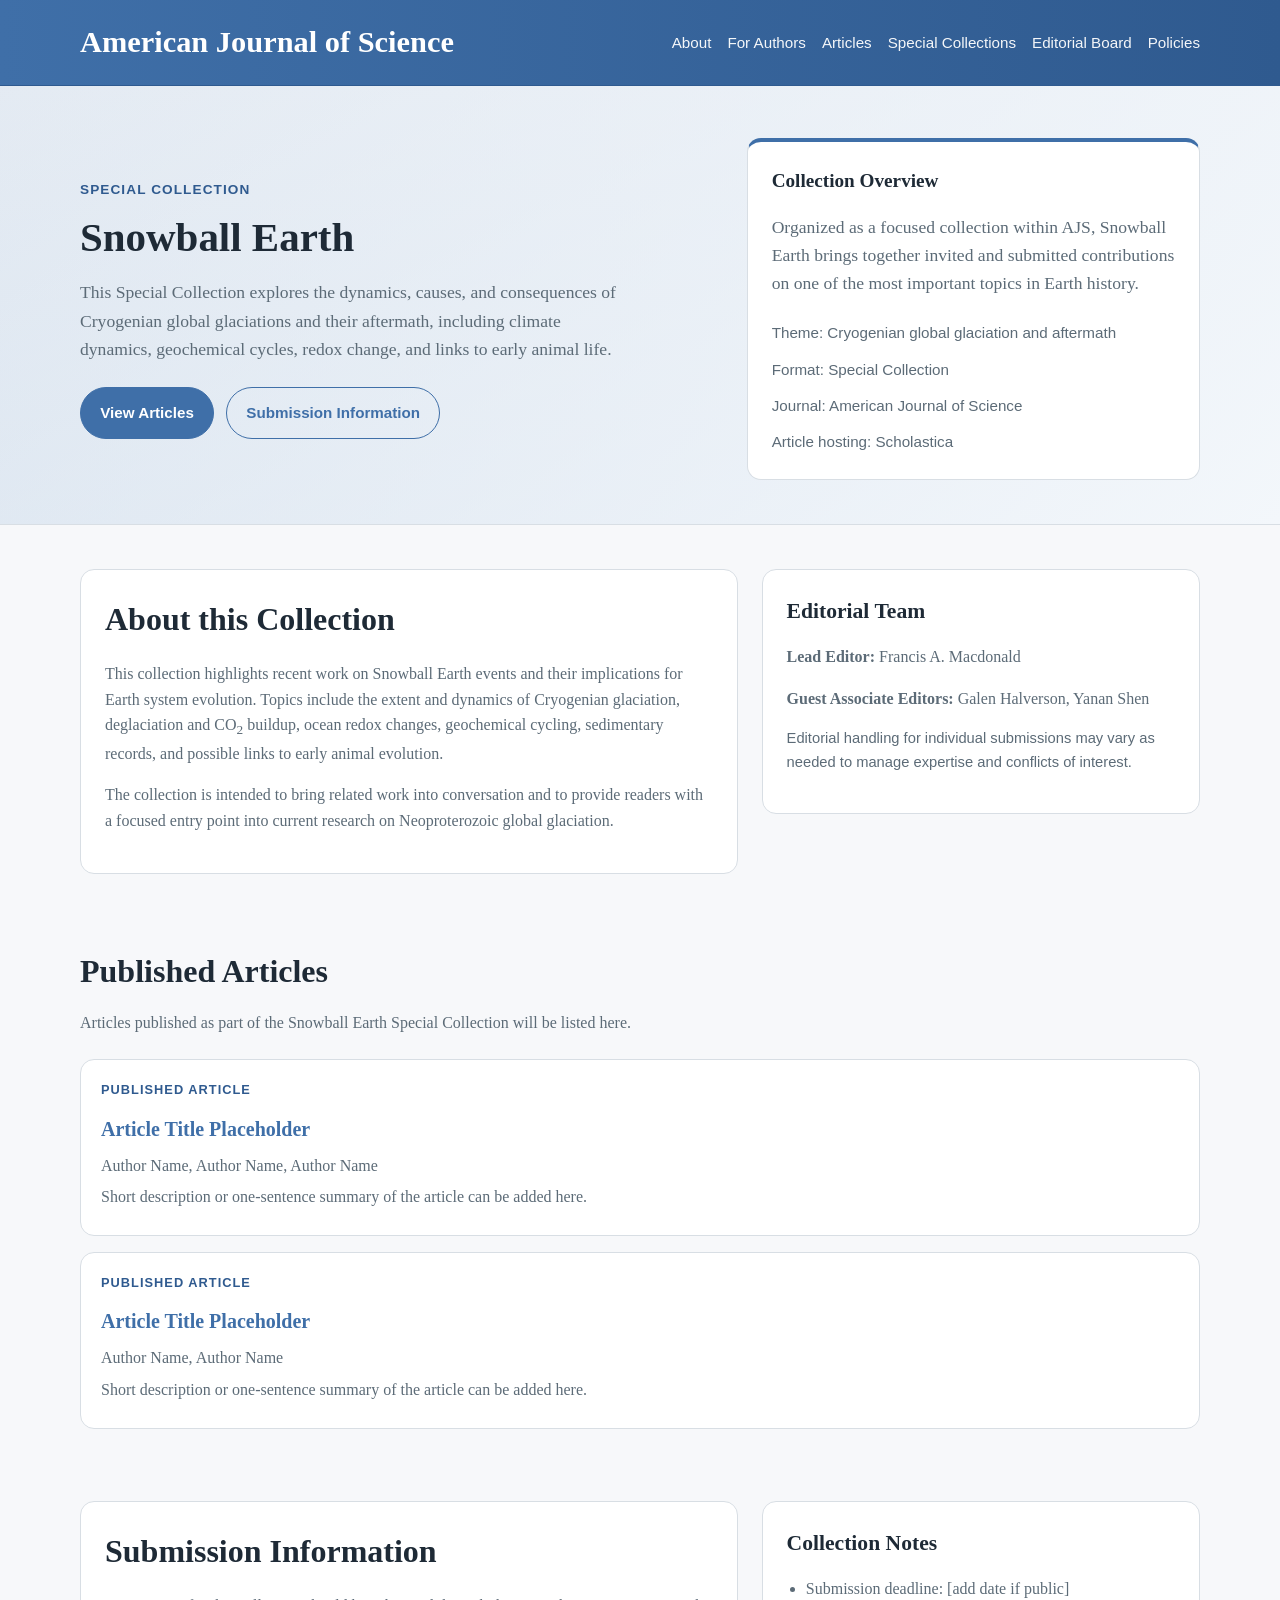
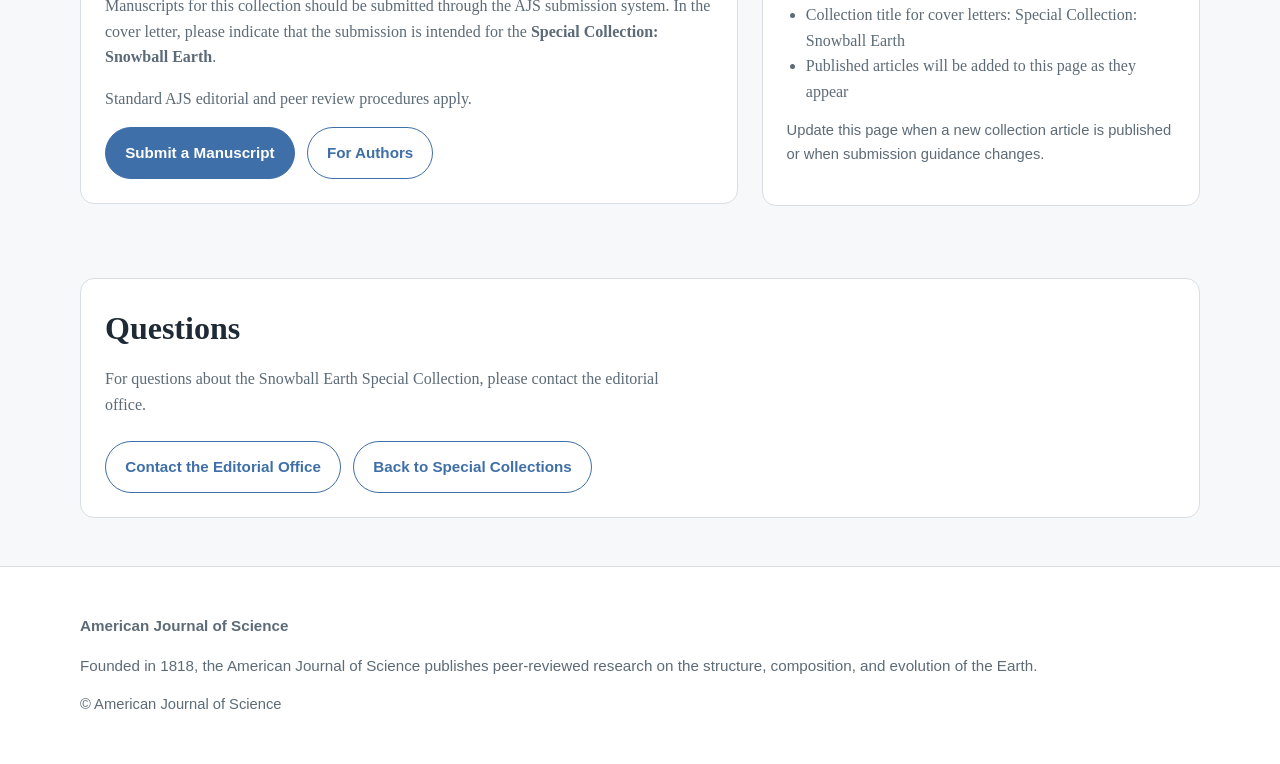
<file: special-collections/snowball-earth/index template.html>
<!DOCTYPE html>
<html lang="en">
<head>
  <meta charset="UTF-8" />
  <meta name="viewport" content="width=device-width, initial-scale=1.0" />
  <title>Snowball Earth | Special Collection | American Journal of Science</title>
  <meta
    name="description"
    content="Explore the Snowball Earth Special Collection from the American Journal of Science, featuring articles on Cryogenian global glaciation, geochemistry, climate dynamics, redox change, and early life."
  />
<link rel="stylesheet" href="../../styles.css">
</head>
<body>
  <header>
    <div class="container header-inner">
      <p class="site-title"><a href="/" style="color: inherit; text-decoration: none;">American Journal of Science</a></p>
      <nav aria-label="Primary">
        <ul>
          <li><a href="/about/">About</a></li>
          <li><a href="/for-authors">For Authors</a></li>
          <li><a href="https://ajsonline.org/articles">Articles</a></li>
          <li><a href="/special-collections/">Special Collections</a></li>
          <li><a href="/editorial-board/">Editorial Board</a></li>
          <li class="nav-dropdown">
            <a href="/policies/permissions/">Policies</a>
            <ul class="dropdown-menu">
              <li><a href="/policies/permissions/">Copyright and Permissions</a></li>
	      <!--              <li><a href="#">Conflict of Interest</a></li>
		      <li><a href="#">Publication Ethics</a></li>
		      -->
            </ul>
          </li>
        </ul>
      </nav>
    </div>
  </header>

  <section class="hero">
    <div class="container hero-grid">
      <div>
        <div class="eyebrow">Special Collection</div>
        <h1>Snowball Earth</h1>
        <p>
          This Special Collection explores the dynamics, causes, and consequences
          of Cryogenian global glaciations and their aftermath, including climate
          dynamics, geochemical cycles, redox change, and links to early animal life.
        </p>
        <div class="button-row">
          <a class="button primary" href="#published-articles">View Articles</a>
          <a class="button secondary" href="#submission-information">Submission Information</a>
        </div>
      </div>

      <aside class="hero-card" aria-label="Collection details">
        <h2>Collection Overview</h2>
        <p>
          Organized as a focused collection within AJS, Snowball Earth brings together
          invited and submitted contributions on one of the most important topics in Earth history.
        </p>
        <ul class="meta-list">
          <li>Theme: Cryogenian global glaciation and aftermath</li>
          <li>Format: Special Collection</li>
          <li>Journal: American Journal of Science</li>
          <li>Article hosting: Scholastica</li>
        </ul>
      </aside>
    </div>
  </section>

  <main>
    <section>
      <div class="container two-column">
        <div class="panel">
          <h2 class="section-heading">About this Collection</h2>
          <p>
            This collection highlights recent work on Snowball Earth events and their implications
            for Earth system evolution. Topics include the extent and dynamics of Cryogenian glaciation,
            deglaciation and CO<sub>2</sub> buildup, ocean redox changes, geochemical cycling, sedimentary
            records, and possible links to early animal evolution.
          </p>
          <p>
            The collection is intended to bring related work into conversation and to provide readers
            with a focused entry point into current research on Neoproterozoic global glaciation.
          </p>
        </div>

        <div class="panel">
          <h3>Editorial Team</h3>
          <p><strong>Lead Editor:</strong> Francis A. Macdonald</p>
          <p><strong>Guest Associate Editors:</strong> Galen Halverson, Yanan Shen</p>
          <p class="small-note">
            Editorial handling for individual submissions may vary as needed to manage expertise and conflicts of interest.
          </p>
        </div>
      </div>
    </section>

    <section id="published-articles">
      <div class="container">
        <h2 class="section-heading">Published Articles</h2>
        <p class="section-intro">
          Articles published as part of the Snowball Earth Special Collection will be listed here.
        </p>

        <div class="articles">
          <article class="article-card">
            <div class="article-meta">Published article</div>
            <h3><a href="https://ajsonline.org/article/example-snowball-1">Article Title Placeholder</a></h3>
            <p>Author Name, Author Name, Author Name</p>
            <p>
              Short description or one-sentence summary of the article can be added here.
            </p>
          </article>

          <article class="article-card">
            <div class="article-meta">Published article</div>
            <h3><a href="https://ajsonline.org/article/example-snowball-2">Article Title Placeholder</a></h3>
            <p>Author Name, Author Name</p>
            <p>
              Short description or one-sentence summary of the article can be added here.
            </p>
          </article>
        </div>
      </div>
    </section>

    <section id="submission-information">
      <div class="container two-column">
        <div class="panel">
          <h2 class="section-heading">Submission Information</h2>
          <p>
            Manuscripts for this collection should be submitted through the AJS submission system.
            In the cover letter, please indicate that the submission is intended for the
            <strong>Special Collection: Snowball Earth</strong>.
          </p>
          <p>
            Standard AJS editorial and peer review procedures apply.
          </p>
          <div class="button-row">
            <a class="button primary" href="https://ajs.manuscriptmanager.net/">Submit a Manuscript</a>
            <a class="button secondary" href="https://ajsonline.org/for-authors">For Authors</a>
          </div>
        </div>

        <div class="panel">
          <h3>Collection Notes</h3>
          <ul>
            <li>Submission deadline: [add date if public]</li>
            <li>Collection title for cover letters: Special Collection: Snowball Earth</li>
            <li>Published articles will be added to this page as they appear</li>
          </ul>
          <p class="small-note">
            Update this page when a new collection article is published or when submission guidance changes.
          </p>
        </div>
      </div>
    </section>

    <section>
      <div class="container">
        <div class="panel">
          <h2 class="section-heading">Questions</h2>
          <p class="section-intro">
            For questions about the Snowball Earth Special Collection, please contact the editorial office.
          </p>
          <div class="button-row">
            <a class="button secondary" href="mailto:ajs@yale.edu">Contact the Editorial Office</a>
            <a class="button secondary" href="/special-collections/">Back to Special Collections</a>
          </div>
        </div>
      </div>
    </section>
  </main>

<footer>
  <div class="container">
    <p><strong>American Journal of Science</strong></p>

    <p>
      Founded in 1818, the American Journal of Science publishes peer-reviewed research
      on the structure, composition, and evolution of the Earth.
    </p>

    <p class="small-note">
      © American Journal of Science
    </p>
  </div>
</footer>
  <button id="back-to-top" type="button">↑ Back to Top</button>
<script src="../../script.js"></script>
</body>
</html>
</file>
<file: styles.css>
:root {
  --bg: #f7f8fa;
  --surface: #ffffff;
  --text: #1e2a36;
  --muted: #5c6b77;
  --border: #d8dee4;

  /* Yale-inspired palette */
  --yale-blue: #00356b;
  --accent: #3f6fa8;
  --accent-hover: #2f5a8f;
  --accent-light: #e7eff8;
  --accent-very-light: #f3f7fb;

  --max-width: 1120px;
  --radius: 14px;
}

* {
  box-sizing: border-box;
}

body {
  margin: 0;
  font-family: Georgia, "Times New Roman", serif;
  color: var(--text);
  background: var(--bg);
  line-height: 1.6;
}

a {
  color: var(--accent);
  text-decoration: none;
}

a:hover {
  text-decoration: underline;
}

.container {
  width: min(var(--max-width), calc(100% - 2rem));
  margin: 0 auto;
}

header {
  background: linear-gradient(90deg, var(--accent), var(--accent-hover));
  border-bottom: 1px solid var(--accent-hover);
}

.header-inner {
  display: flex;
  align-items: center;
  justify-content: space-between;
  gap: 1rem;
  padding: 1.15rem 0;
}

.site-title {
  font-size: 1.9rem;
  font-weight: 700;
  color: #ffffff;
  margin: 0;
}

.site-title a {
  color: #ffffff !important;
}

nav ul {
  list-style: none;
  display: flex;
  flex-wrap: wrap;
  gap: 1rem;
  padding: 0;
  margin: 0;
}

nav a {
  font-family: Arial, Helvetica, sans-serif;
  font-size: 0.95rem;
  color: #ffffff;
  opacity: 0.95;
}

nav a:hover {
  opacity: 1;
  text-decoration: underline;
}

.nav-dropdown {
  position: relative;
}

.dropdown-menu {
  display: none;
  position: absolute;
  top: 100%;
  right: 0;
  min-width: 220px;
  background: var(--surface);
  border: 1px solid var(--border);
  border-radius: var(--radius);
  box-shadow: 0 12px 30px rgba(30, 42, 54, 0.14);
  padding: 0.5rem;
  z-index: 1000;
}

.dropdown-menu li {
  width: 100%;
}

.dropdown-menu a {
  display: block;
  color: var(--text);
  opacity: 1;
  padding: 0.55rem 0.7rem;
  border-radius: 10px;
}

.dropdown-menu a:hover {
  background: var(--accent-very-light);
  text-decoration: none;
}

.nav-dropdown:hover .dropdown-menu,
.nav-dropdown:focus-within .dropdown-menu {
  display: block;
}

.hero {
  padding: 3.25rem 0 2.75rem;
  background:
    linear-gradient(135deg, rgba(63, 111, 168, 0.14), rgba(243, 247, 251, 0.98)),
    linear-gradient(to bottom, #ffffff, var(--accent-very-light));
  border-bottom: 1px solid var(--border);
}

.compact-hero {
  padding: 2.75rem 0 2.25rem;
}

.hero-grid {
  display: grid;
  grid-template-columns: 1.4fr 1fr;
  gap: 2rem;
  align-items: center;
}

.eyebrow {
  font-family: Arial, Helvetica, sans-serif;
  font-size: 0.85rem;
  text-transform: uppercase;
  letter-spacing: 0.08em;
  color: var(--accent-hover);
  margin-bottom: 0.75rem;
  font-weight: 700;
}

h1 {
  font-size: clamp(2rem, 3.2vw, 2.6rem);
  line-height: 1.2;
  margin: 0 0 1rem;
  color: var(--text);
}

.hero p {
  font-size: 1.1rem;
  max-width: 62ch;
  margin: 0 0 1.5rem;
  color: var(--muted);
}

.button-row {
  display: flex;
  flex-wrap: wrap;
  gap: 0.75rem;
  margin-top: 1rem;
}

.button {
  display: inline-block;
  padding: 0.8rem 1.2rem;
  border-radius: 999px;
  font-family: Arial, Helvetica, sans-serif;
  font-size: 0.95rem;
  font-weight: 600;
  border: 1px solid var(--accent);
  transition: background 0.2s ease, color 0.2s ease, border-color 0.2s ease;
}

.button.primary {
  background: var(--accent);
  color: #fff;
}

.button.primary:hover {
  background: var(--accent-hover);
  border-color: var(--accent-hover);
  text-decoration: none;
}

.button.secondary {
  background: transparent;
  color: var(--accent);
}

.button.secondary:hover {
  background: var(--accent-light);
  text-decoration: none;
}

.hero-card,
.panel,
.article-card,
.note-panel,
.card {
  background: var(--surface);
  border: 1px solid var(--border);
  border-radius: var(--radius);
}

.hero-card,
.panel,
.note-panel,
.card {
  padding: 1.5rem;
}

.hero-card {
  border-top: 4px solid var(--accent);
}

.hero-card h2 {
  margin-top: 0;
  font-size: 1.2rem;
}

.meta-list {
  list-style: none;
  padding: 0;
  margin: 1rem 0 0;
  display: grid;
  gap: 0.75rem;
  font-family: Arial, Helvetica, sans-serif;
  color: var(--muted);
  font-size: 0.95rem;
}

main section {
  padding: 2.25rem 0;
}

main section:first-child {
  padding-top: 2.75rem;
}

main section:last-child {
  padding-bottom: 3rem;
}

.section-heading {
  font-size: 2rem;
  margin: 0 0 0.75rem;
}

.section-intro {
  color: var(--muted);
  max-width: 72ch;
  margin: 0 0 1.5rem;
}

.badges {
  display: grid;
  grid-template-columns: repeat(4, 1fr);
  gap: 1rem;
  margin-top: 1.5rem;
}

.badge {
  background: var(--surface);
  border: 1px solid var(--border);
  border-radius: var(--radius);
  padding: 1rem;
  font-family: Arial, Helvetica, sans-serif;
  font-weight: 600;
}

.cards {
  display: grid;
  grid-template-columns: repeat(2, 1fr);
  gap: 1.25rem;
}

.cards.three-col {
  grid-template-columns: repeat(3, 1fr);
}

.card-label,
.article-meta {
  font-family: Arial, Helvetica, sans-serif;
  font-size: 0.8rem;
  text-transform: uppercase;
  letter-spacing: 0.08em;
  color: var(--accent-hover);
  margin-bottom: 0.75rem;
  font-weight: 700;
}

.card h3 {
  margin: 0 0 0.75rem;
  font-size: 1.5rem;
}

.card p {
  margin: 0 0 1rem;
  color: var(--muted);
  font-size: 1rem;
}

.why-publish {
  padding-top: 1.75rem;
  padding-bottom: 1.75rem;
}

.why-publish .container {
  background: transparent;
}

.why-publish ul {
  margin: 1rem 0 0;
  padding-left: 1.2rem;
}

.why-publish li {
  margin-bottom: 0.25rem;
}

.panel ul {
  margin: 1rem 0 0;
  padding-left: 1.2rem;
}

.cta-panel {
  background: linear-gradient(135deg, var(--surface), var(--accent-very-light));
  border: 1px solid var(--border);
  border-radius: var(--radius);
  padding: 2rem;
}

.diamond-panel {
  border-top: 4px solid var(--accent);
}

.two-column {
  display: grid;
  grid-template-columns: 1.2fr 0.8fr;
  gap: 1.5rem;
  align-items: start;
}

.panel h3 {
  margin-top: 0;
  margin-bottom: 0.75rem;
  font-size: 1.35rem;
}

.panel p,
.panel li {
  color: var(--muted);
}

.articles {
  display: grid;
  gap: 1rem;
}

.article-card {
  padding: 1.25rem;
}

.article-card h3 {
  margin: 0 0 0.5rem;
  font-size: 1.25rem;
}

.article-card p {
  margin: 0.35rem 0;
  color: var(--muted);
}

.small-note {
  font-family: Arial, Helvetica, sans-serif;
  font-size: 0.92rem;
  color: var(--muted);
}

footer {
  border-top: 1px solid var(--border);
  background: var(--surface);
  padding: 2rem 0;
  font-family: Arial, Helvetica, sans-serif;
  font-size: 0.95rem;
  color: var(--muted);
}

#back-to-top {
  position: fixed;
  right: 1.5rem;
  bottom: 1.5rem;
  z-index: 999;
  opacity: 0;
  pointer-events: none;
  transform: translateY(10px);
  background: rgba(231, 239, 248, 0.92);
  color: var(--accent-hover);
  border: 1px solid var(--border);
  border-radius: 16px;
  padding: 0.8rem 1rem;
  font-family: Arial, Helvetica, sans-serif;
  font-size: 0.95rem;
  font-weight: 700;
  cursor: pointer;
  box-shadow: 0 8px 24px rgba(30, 42, 54, 0.12);
  transition: opacity 0.2s ease, transform 0.2s ease, background 0.2s ease;
}

#back-to-top.show {
  opacity: 1;
  pointer-events: auto;
  transform: translateY(0);
}

#back-to-top:hover {
  background: var(--accent-light);
}

@media (max-width: 900px) {
  .hero-grid,
  .badges,
  .cards,
  .cards.three-col,
  .two-column {
    grid-template-columns: 1fr;
  }

  .header-inner {
    flex-direction: column;
    align-items: flex-start;
  }

  .dropdown-menu {
    position: static;
    box-shadow: none;
    margin-top: 0.5rem;
  }
}
</file>
